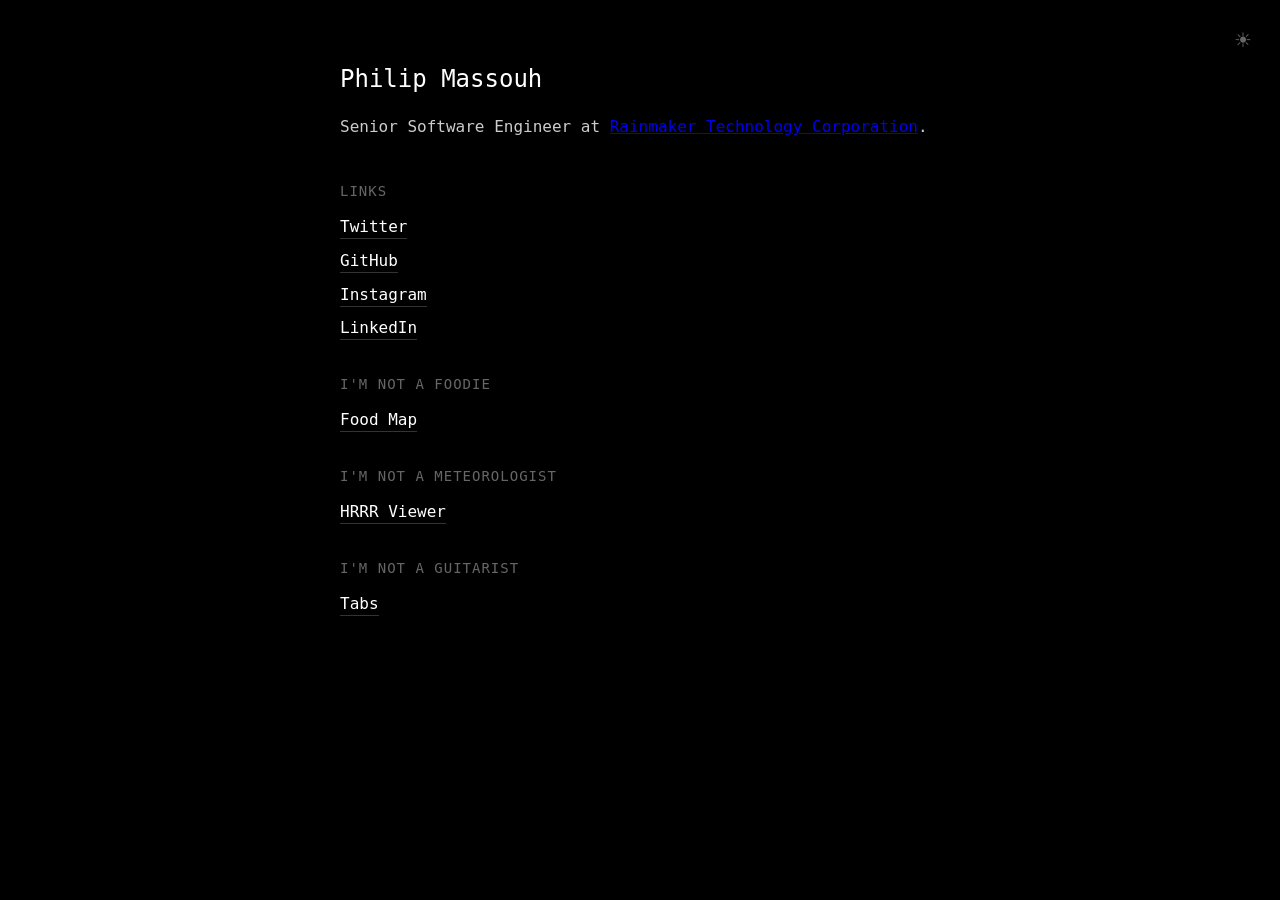
<file: index.html>
<!DOCTYPE html>
<html lang="en">
<head>
  <meta charset="UTF-8">
  <meta name="viewport" content="width=device-width, initial-scale=1.0">
  <title>Philip Massouh</title>
  <style>
    * {
      margin: 0;
      padding: 0;
      box-sizing: border-box;
    }

    body {
      background: #000;
      color: #fff;
      font-family: "SF Mono", "Monaco", "Inconsolata", "Fira Mono", "Droid Sans Mono", "Source Code Pro", monospace;
      font-size: 16px;
      line-height: 1.6;
      padding: 60px 20px;
    }

    .container {
      max-width: 600px;
      margin: 0 auto;
    }

    .intro {
      margin-bottom: 40px;
    }

    .intro h1 {
      font-size: 24px;
      font-weight: normal;
      margin-bottom: 16px;
    }

    .intro p {
      color: #ccc;
    }

    .section {
      margin-bottom: 32px;
    }

    .section h2 {
      font-size: 14px;
      font-weight: normal;
      color: #666;
      text-transform: uppercase;
      letter-spacing: 1px;
      margin-bottom: 12px;
    }

    .links {
      list-style: none;
    }

    .links li {
      margin-bottom: 8px;
    }

    .links a {
      color: #fff;
      text-decoration: none;
      border-bottom: 1px solid #333;
      padding-bottom: 2px;
      transition: border-color 0.2s;
    }

    .links a:hover {
      border-color: #fff;
    }

    .light-mode-btn {
      position: fixed;
      top: 20px;
      right: 20px;
      background: none;
      color: #666;
      border: none;
      padding: 8px;
      font-size: 20px;
      cursor: pointer;
      transition: color 0.2s;
    }

    .light-mode-btn:hover {
      color: #fff;
    }

    .modal-overlay {
      display: none;
      position: fixed;
      top: 0;
      left: 0;
      width: 100%;
      height: 100%;
      background: rgba(0, 0, 0, 0.8);
      justify-content: center;
      align-items: center;
    }

    .modal-overlay.show {
      display: flex;
    }

    .modal {
      background: #111;
      border: 1px solid #333;
      padding: 40px 60px;
      text-align: center;
      font-size: 24px;
    }
  </style>
</head>
<body>
  <div class="container">
    <div class="intro">
      <h1>Philip Massouh</h1>
      <p>Senior Software Engineer at <a href="https://www.rainmaker.com/">Rainmaker Technology Corporation</a>.</p>
    </div>

    <div class="section">
      <h2>Links</h2>
      <ul class="links">
        <li><a href="https://twitter.com/philipmassouh">Twitter</a></li>
        <li><a href="https://github.com/philipmassouh">GitHub</a></li>
        <li><a href="https://instagram.com/philipmassouh">Instagram</a></li>
        <li><a href="https://linkedin.com/in/philipmassouh">LinkedIn</a></li>
      </ul>
    </div>

    <div class="section">
      <h2>I'm not a foodie</h2>
      <ul class="links">
        <li><a href="https://philipmassouh.com/food">Food Map</a></li>
      </ul>
    </div>

    <div class="section">
      <h2>I'm not a meteorologist</h2>
      <ul class="links">
        <li><a href="https://philipmassouh.com/hrrr">HRRR Viewer</a></li>
      </ul>
    </div>

    <div class="section">
      <h2>I'm not a guitarist</h2>
      <ul class="links">
        <li><a href="https://philipmassouh.com/tabs/">Tabs</a></li>
      </ul>
    </div>
  </div>

  <button class="light-mode-btn" onclick="document.getElementById('modal').classList.add('show')">☀</button>

  <div id="modal" class="modal-overlay" onclick="this.classList.remove('show')">
    <div class="modal">no</div>
  </div>
</body>
</html>
</file>
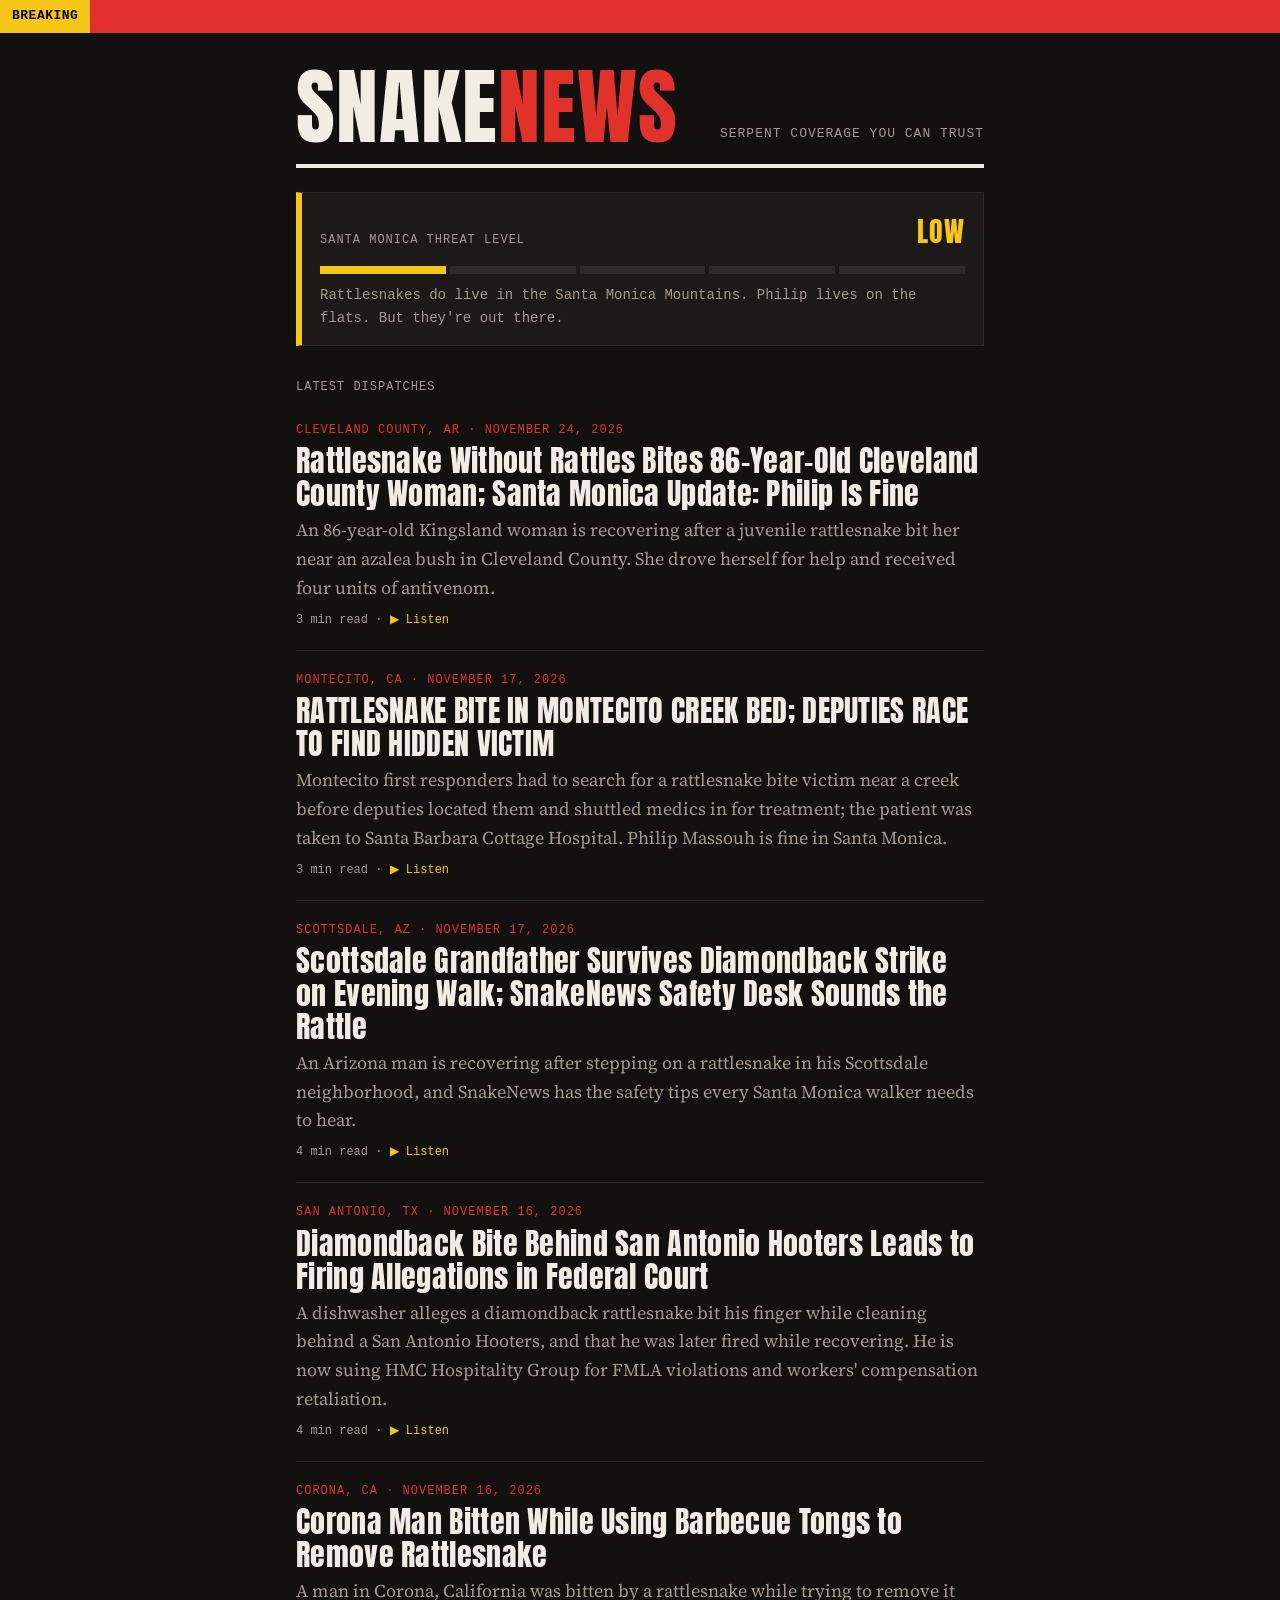
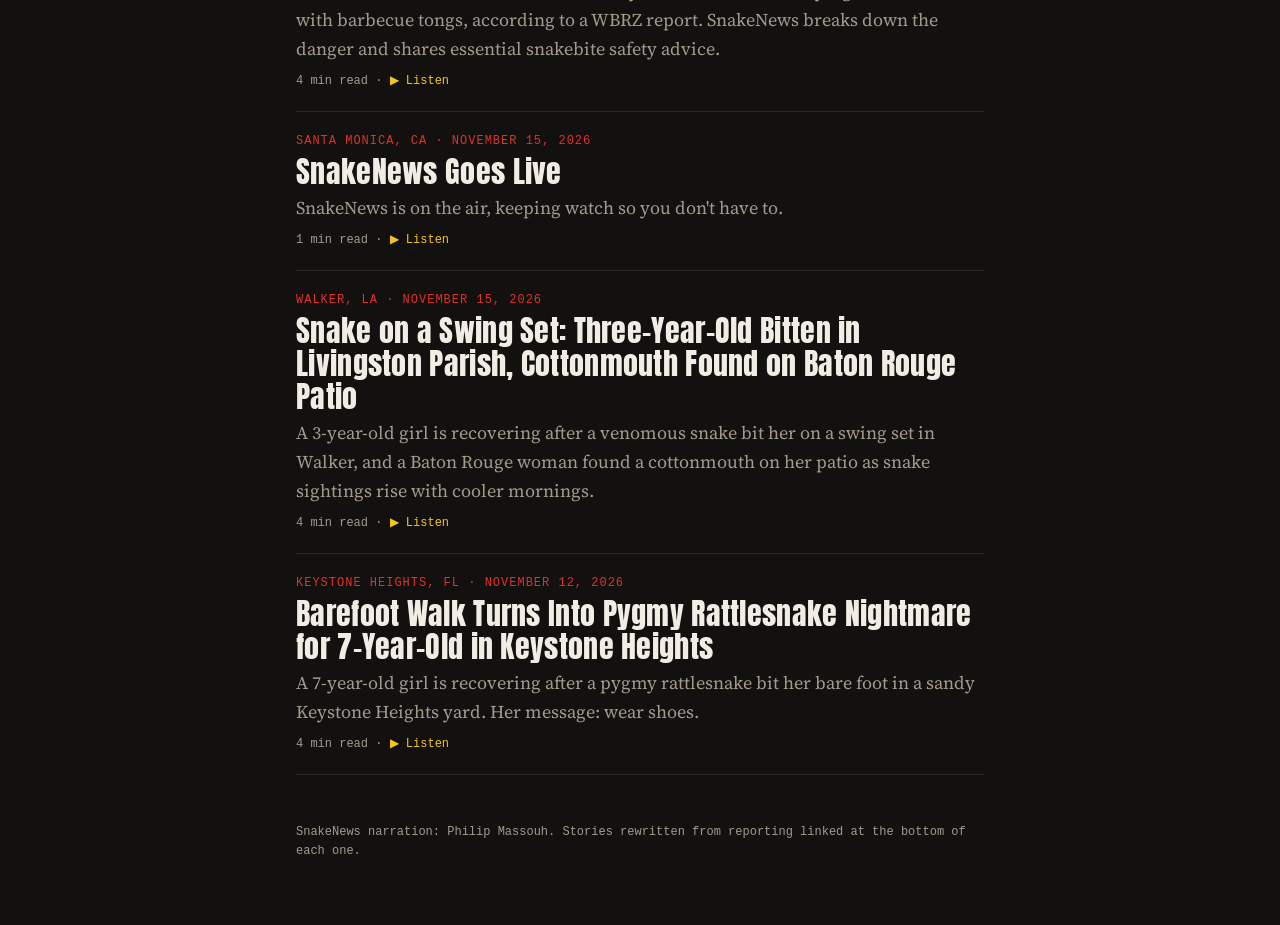
<file: snakenews/index.html>
<!DOCTYPE html>
<html lang="en">
<head>
  <meta charset="UTF-8">
  <meta name="viewport" content="width=device-width, initial-scale=1.0">
  <meta name="robots" content="noindex, nofollow">
  <title>SnakeNews</title>
  <link rel="preconnect" href="https://fonts.googleapis.com">
  <link rel="preconnect" href="https://fonts.gstatic.com" crossorigin>
  <link href="https://fonts.googleapis.com/css2?family=Anton&family=Source+Serif+4:ital,opsz,wght@0,8..60,400;0,8..60,600;1,8..60,400&display=swap" rel="stylesheet">
  <style>
    :root {
      --bg: #121110;
      --panel: #1c1a18;
      --line: #2e2a26;
      --ink: #f1ece4;
      --muted: #a39a8c;
      --red: #e0312b;
      --yellow: #f5c518;
      --mono: "SF Mono", "Monaco", "Inconsolata", "Fira Mono", monospace;
    }

    * { margin: 0; padding: 0; box-sizing: border-box; }

    body {
      background: var(--bg);
      color: var(--ink);
      font-family: "Source Serif 4", Georgia, serif;
      font-size: 18px;
      line-height: 1.6;
    }

    a { color: inherit; }

    /* Breaking ticker */
    .ticker {
      display: flex;
      background: var(--red);
      color: #fff;
      font-family: var(--mono);
      font-size: 13px;
      letter-spacing: 0.5px;
      text-transform: uppercase;
      overflow: hidden;
      white-space: nowrap;
    }
    .ticker .label {
      flex: none;
      background: var(--yellow);
      color: #000;
      font-weight: 700;
      padding: 6px 12px;
      z-index: 1;
    }
    .ticker .track { overflow: hidden; flex: 1; padding: 6px 0; }
    .ticker .run { display: inline-block; padding-left: 100%; animation: crawl 40s linear infinite; }
    .ticker .run span { margin-right: 48px; }
    @keyframes crawl { to { transform: translateX(-100%); } }
    @media (prefers-reduced-motion: reduce) {
      .ticker .run { animation: none; padding-left: 12px; }
    }

    .wrap { max-width: 720px; margin: 0 auto; padding: 0 16px 64px; }

    /* Masthead */
    .mast {
      padding: 36px 0 20px;
      border-bottom: 4px solid var(--ink);
      display: flex;
      flex-wrap: wrap;
      align-items: flex-end;
      justify-content: space-between;
      gap: 8px 24px;
    }
    .mast h1 {
      font-family: "Anton", Impact, sans-serif;
      font-weight: 400;
      font-size: clamp(48px, 13vw, 84px);
      line-height: 0.9;
      letter-spacing: 1px;
      text-transform: uppercase;
    }
    .mast h1 a { text-decoration: none; }
    .mast h1 em { font-style: normal; color: var(--red); }
    .mast .tag { font-family: var(--mono); font-size: 13px; color: var(--muted); text-transform: uppercase; letter-spacing: 1px; }

    /* Threat level */
    .threat {
      margin: 24px 0 8px;
      background: var(--panel);
      border: 1px solid var(--line);
      border-left: 6px solid var(--yellow);
      padding: 16px 18px;
      font-family: var(--mono);
      font-size: 14px;
    }
    .threat .row { display: flex; flex-wrap: wrap; justify-content: space-between; gap: 4px 16px; align-items: baseline; }
    .threat .k { color: var(--muted); text-transform: uppercase; letter-spacing: 1px; font-size: 12px; }
    .threat .v { font-family: "Anton", Impact, sans-serif; font-size: 28px; letter-spacing: 1px; color: var(--yellow); }
    .meter { display: grid; grid-template-columns: repeat(5, 1fr); gap: 4px; margin: 12px 0 10px; }
    .meter i { height: 8px; background: var(--line); }
    .meter i.on { background: var(--yellow); }
    .threat .note { color: var(--muted); }

    /* Story list */
    .section-label {
      font-family: var(--mono);
      font-size: 12px;
      color: var(--muted);
      text-transform: uppercase;
      letter-spacing: 1px;
      margin: 32px 0 4px;
    }
    .stories { list-style: none; }
    .stories li { border-bottom: 1px solid var(--line); }
    .stories a { display: block; padding: 20px 0; text-decoration: none; }
    .stories a:hover h2, .stories a:focus-visible h2 { color: var(--red); }
    .kicker {
      font-family: var(--mono);
      font-size: 12px;
      color: var(--red);
      text-transform: uppercase;
      letter-spacing: 1px;
    }
    .stories h2 {
      font-family: "Anton", Impact, sans-serif;
      font-weight: 400;
      font-size: 30px;
      line-height: 1.1;
      letter-spacing: 0.3px;
      margin: 4px 0 6px;
    }
    .stories p { color: var(--muted); }
    .meta { font-family: var(--mono); font-size: 12px; color: var(--muted); margin-top: 8px; }
    .meta .listen { color: var(--yellow); }

    /* Article */
    .back { display: inline-block; margin-top: 24px; font-family: var(--mono); font-size: 13px; color: var(--muted); text-decoration: none; }
    .back:hover { color: var(--ink); }
    article { margin-top: 16px; }
    article h2 {
      font-family: "Anton", Impact, sans-serif;
      font-weight: 400;
      font-size: clamp(34px, 8vw, 52px);
      line-height: 1.05;
      margin: 8px 0 14px;
    }
    .standfirst { font-size: 21px; font-style: italic; color: #d8d0c3; margin-bottom: 20px; }
    .player {
      background: var(--panel);
      border: 1px solid var(--line);
      padding: 12px 14px;
      margin-bottom: 28px;
    }
    .player .k { font-family: var(--mono); font-size: 12px; color: var(--yellow); text-transform: uppercase; letter-spacing: 1px; margin-bottom: 8px; }
    .player audio { width: 100%; display: block; }
    .body p { margin-bottom: 1.1em; }
    .source {
      margin-top: 32px;
      padding-top: 14px;
      border-top: 1px solid var(--line);
      font-family: var(--mono);
      font-size: 13px;
      color: var(--muted);
    }

    .empty { color: var(--muted); padding: 24px 0; font-family: var(--mono); font-size: 14px; }

    footer { margin-top: 48px; font-family: var(--mono); font-size: 12px; color: var(--muted); }
  </style>
</head>
<body>
  <div class="ticker" aria-hidden="true">
    <div class="label">Breaking</div>
    <div class="track"><div class="run" id="ticker"><span>All snakes, all the time</span></div></div>
  </div>

  <div class="wrap">
    <header class="mast">
      <h1><a href="#">Snake<em>News</em></a></h1>
      <div class="tag">Serpent coverage you can trust</div>
    </header>

    <main id="main"></main>

    <footer>SnakeNews narration: Philip Massouh. Stories rewritten from reporting linked at the bottom of each one.</footer>
  </div>

  <script>
    const main = document.getElementById("main");
    let index = null;

    const esc = (s) => String(s).replace(/[&<>"']/g, (c) => ({ "&": "&amp;", "<": "&lt;", ">": "&gt;", '"': "&quot;", "'": "&#39;" })[c]);
    const fmtDate = (d) => new Date(d + "T12:00:00").toLocaleDateString("en-US", { month: "long", day: "numeric", year: "numeric" });
    const minutes = (words) => Math.max(1, Math.round(words / 230));

    async function loadIndex() {
      if (index) return index;
      const r = await fetch("articles/index.json", { cache: "no-cache" });
      index = r.ok ? await r.json() : [];
      const ticker = document.getElementById("ticker");
      if (index.length) {
        ticker.innerHTML = index.slice(0, 8).map((a) => `<span>${esc(a.location)}: ${esc(a.headline)}</span>`).join("");
      }
      return index;
    }

    function threatPanel() {
      return `
        <section class="threat" aria-label="Santa Monica threat level">
          <div class="row">
            <span class="k">Santa Monica threat level</span>
            <span class="v">LOW</span>
          </div>
          <div class="meter" aria-hidden="true"><i class="on"></i><i></i><i></i><i></i><i></i></div>
          <div class="note">Rattlesnakes do live in the Santa Monica Mountains. Philip lives on the flats. But they're out there.</div>
        </section>`;
    }

    async function showList() {
      document.title = "SnakeNews";
      const items = await loadIndex();
      const list = items.length
        ? `<ul class="stories">${items.map((a) => `
            <li><a href="#${encodeURIComponent(a.slug)}">
              <div class="kicker">${esc(a.location)} · ${esc(fmtDate(a.date))}</div>
              <h2>${esc(a.headline)}</h2>
              <p>${esc(a.summary)}</p>
              <div class="meta">${minutes(a.words)} min read${a.audio ? ' · <span class="listen">▶ Listen</span>' : ""}</div>
            </a></li>`).join("")}</ul>`
        : `<p class="empty">No snake news today. Suspicious.</p>`;
      main.innerHTML = threatPanel() + `<div class="section-label">Latest dispatches</div>` + list;
    }

    async function showArticle(slug) {
      const items = await loadIndex();
      const entry = items.find((a) => a.slug === slug);
      const r = entry && (await fetch(`articles/${encodeURIComponent(slug)}.json`, { cache: "no-cache" }));
      if (!r || !r.ok) {
        main.innerHTML = `<a class="back" href="#">← All stories</a><p class="empty">That story slithered away.</p>`;
        return;
      }
      const a = await r.json();
      document.title = `${a.headline} · SnakeNews`;
      const paras = a.body.split(/\n\s*\n/).filter((p) => p.trim()).map((p) => `<p>${esc(p.trim())}</p>`).join("");
      const player = entry.audio
        ? `<div class="player"><div class="k">▶ Listen to this story</div><audio controls preload="none" src="audio/${encodeURIComponent(slug)}.mp3"></audio></div>`
        : "";
      const source = a.source && a.source.url
        ? `<div class="source">Original reporting: <a href="${esc(a.source.url)}" rel="noopener noreferrer" target="_blank">${esc(a.source.name || a.source.url)}</a></div>`
        : "";
      main.innerHTML = `
        <a class="back" href="#">← All stories</a>
        <article>
          <div class="kicker">${esc(a.location)} · ${esc(fmtDate(a.date))}</div>
          <h2>${esc(a.headline)}</h2>
          <p class="standfirst">${esc(a.summary)}</p>
          ${player}
          <div class="body">${paras}</div>
          ${source}
        </article>`;
      window.scrollTo(0, 0);
    }

    function route() {
      const slug = decodeURIComponent(location.hash.slice(1));
      (slug ? showArticle(slug) : showList()).catch(() => {
        main.innerHTML = `<p class="empty">The newsroom is down. Probably a snake in the wires.</p>`;
      });
    }

    window.addEventListener("hashchange", route);
    route();
  </script>
</body>
</html>
</file>
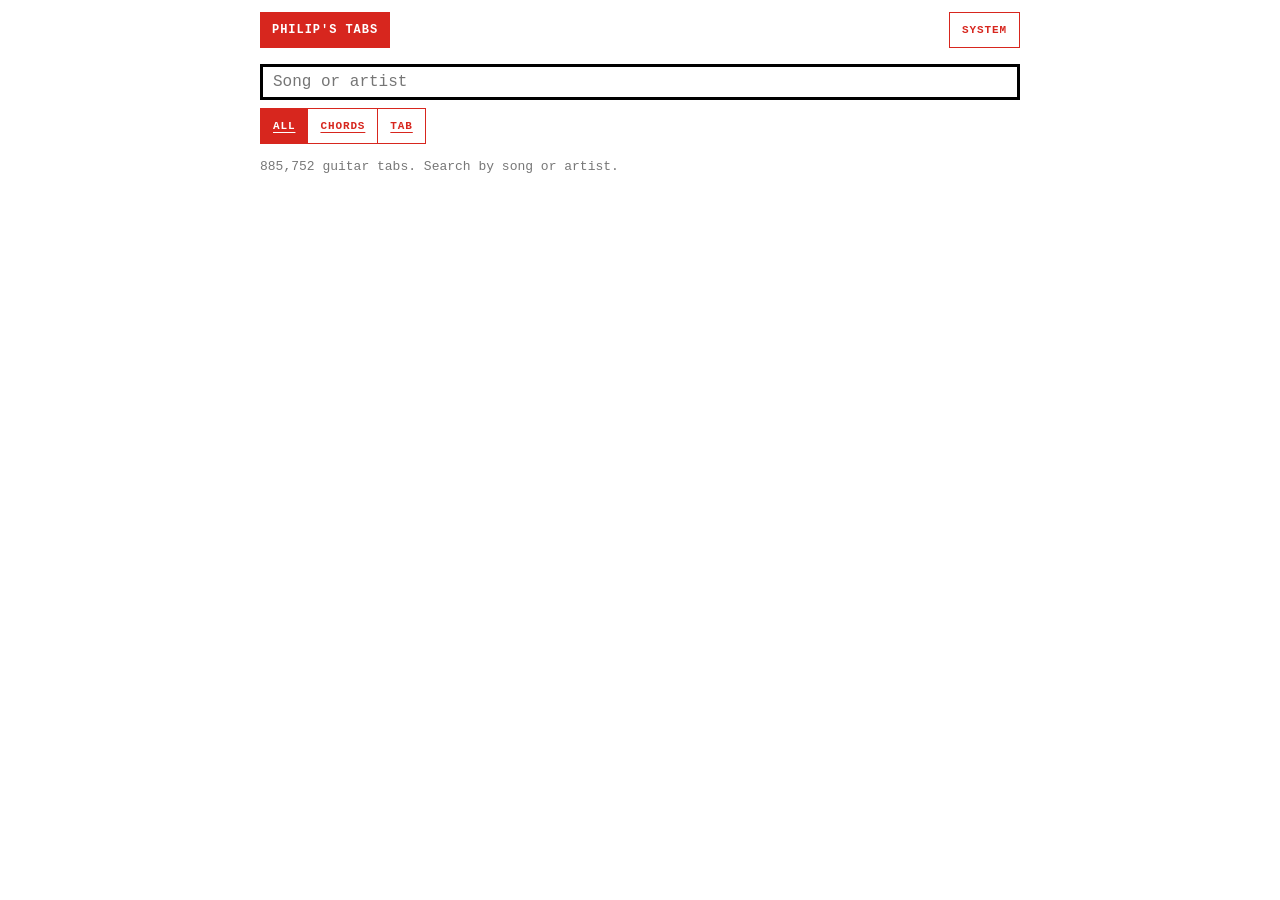
<file: tabs/index.html>
<!doctype html>
<html lang="en">
    <head>
        <meta charset="UTF-8"/>
        <meta name="viewport" content="width=device-width, initial-scale=1.0, viewport-fit=cover" />
        <meta name="robots" content="noindex, nofollow" />
        <title>Philip's Tabs</title>
        <link rel="stylesheet" href="style.css?v=4" />
        <script>
            // Set before first paint so a pinned theme doesn't flash.
            try {
                const t = JSON.parse(localStorage.getItem("tabs.theme"));
                if (t === "light" || t === "dark") document.documentElement.dataset.theme = t;
            } catch {}
        </script>
    </head>
    <body>
        <header id="site-header">
            <h1 id="wordmark"><a href="#/">Philip's Tabs</a></h1>
            <nav id="tab-controls" aria-label="Tab controls" hidden>
                <div class="bar-group" role="group" aria-label="Transpose">
                    <button type="button" class="bar-btn" id="transpose-down" aria-label="Transpose down">−</button>
                    <span class="bar-btn bar-readout" id="transpose-readout">Key 0</span>
                    <button type="button" class="bar-btn" id="transpose-up" aria-label="Transpose up">+</button>
                </div>
                <div class="bar-group" role="group" aria-label="Text size">
                    <button type="button" class="bar-btn" id="size-down" aria-label="Smaller text">A−</button>
                    <button type="button" class="bar-btn" id="size-up" aria-label="Larger text">A+</button>
                </div>
                <div class="bar-group" role="group" aria-label="Autoscroll">
                    <button type="button" class="bar-btn" id="scroll-toggle" aria-pressed="false">Scroll</button>
                    <button type="button" class="bar-btn" id="scroll-slower" aria-label="Scroll slower">−</button>
                    <span class="bar-btn bar-readout" id="scroll-readout">3</span>
                    <button type="button" class="bar-btn" id="scroll-faster" aria-label="Scroll faster">+</button>
                </div>
            </nav>
            <button type="button" class="bar-btn" id="theme-toggle" aria-label="Color theme">System</button>
        </header>

        <main id="search-view" hidden>
            <form id="search-form" role="search">
                <input type="search" id="search" placeholder="Song or artist" autocomplete="off" aria-label="Song or artist">
            </form>
            <div class="bar-group" id="type-filter" role="group" aria-label="Type"></div>
            <p id="search-status" class="status"></p>
            <ul id="results" class="results"></ul>
        </main>

        <main id="artist-view" hidden>
            <h2 id="artist-name"></h2>
            <div class="bar-group" id="artist-filter" role="group" aria-label="Type"></div>
            <p id="artist-status" class="status"></p>
            <ul id="artist-results" class="results"></ul>
        </main>

        <main id="tab-view" hidden>
            <div id="tab-head">
                <h2 id="tab-title"></h2>
                <p id="tab-artist"><a></a></p>
                <p id="tab-meta" class="label"></p>
                <div id="tab-picker">
                    <div class="bar-group" id="tab-types" role="group" aria-label="Type"></div>
                    <label id="tab-versions-label" class="label" hidden>Version
                        <select id="tab-versions"></select>
                    </label>
                </div>
            </div>
            <pre id="tab-body"></pre>
        </main>

        <script src="main.js?v=5"></script>
    </body>
</html>
</file>
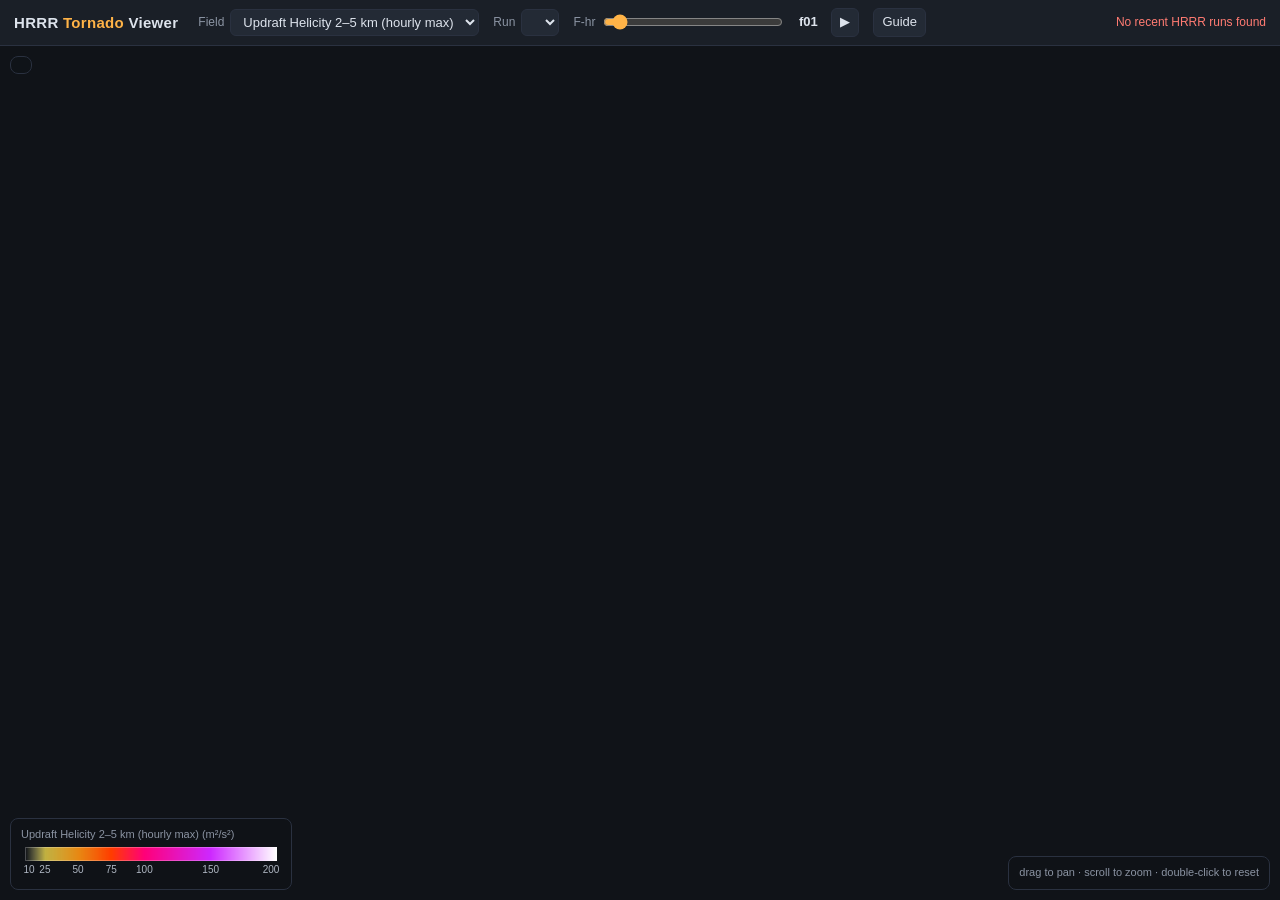
<file: tornado/index.html>
<!doctype html>
<html lang="en">
<head>
<meta charset="utf-8">
<meta name="viewport" content="width=device-width, initial-scale=1">
<title>HRRR Tornado Viewer</title>
<style>
  :root {
    --bg: #101318;
    --panel: #1a1f27;
    --panel-edge: #2a3140;
    --text: #dde3ec;
    --muted: #8b94a3;
    --accent: #ffb347;
  }
  * { box-sizing: border-box; }
  html, body { height: 100%; margin: 0; }
  body {
    background: var(--bg);
    color: var(--text);
    font: 13px/1.45 -apple-system, "Segoe UI", Roboto, Helvetica, Arial, sans-serif;
    display: flex;
    flex-direction: column;
    overflow: hidden;
  }
  header {
    display: flex;
    align-items: center;
    gap: 14px;
    flex-wrap: wrap;
    padding: 8px 14px;
    background: var(--panel);
    border-bottom: 1px solid var(--panel-edge);
  }
  header h1 {
    font-size: 15px;
    font-weight: 600;
    margin: 0 6px 0 0;
    letter-spacing: 0.02em;
    white-space: nowrap;
  }
  header h1 span { color: var(--accent); }
  .ctl { display: flex; align-items: center; gap: 6px; white-space: nowrap; }
  .ctl label { color: var(--muted); font-size: 12px; }
  select, button {
    background: #232a35;
    color: var(--text);
    border: 1px solid var(--panel-edge);
    border-radius: 6px;
    padding: 4px 8px;
    font: inherit;
    cursor: pointer;
  }
  select:hover, button:hover { border-color: #3c4558; }
  button.playing { background: var(--accent); color: #14100a; border-color: var(--accent); font-weight: 600; }
  input[type=range] { width: 180px; accent-color: var(--accent); }
  #fhrLabel { min-width: 34px; text-align: center; font-variant-numeric: tabular-nums; font-weight: 600; }
  #status { color: var(--muted); font-size: 12px; margin-left: auto; white-space: nowrap; }
  #status.err { color: #ff7b72; }
  main { position: relative; flex: 1; min-height: 0; }
  #map { position: absolute; inset: 0; width: 100%; height: 100%; cursor: grab; touch-action: none; }
  #map.panning { cursor: grabbing; }
  .overlay {
    position: absolute;
    background: rgba(16, 19, 24, 0.82);
    border: 1px solid var(--panel-edge);
    border-radius: 8px;
    padding: 8px 10px;
    pointer-events: none;
    backdrop-filter: blur(3px);
  }
  #readout { top: 10px; right: 10px; text-align: right; font-variant-numeric: tabular-nums; }
  #readout .val { font-size: 16px; font-weight: 700; }
  #readout .pos { color: var(--muted); font-size: 11px; }
  #legendBox { bottom: 10px; left: 10px; }
  #legendTitle { font-size: 11px; color: var(--muted); margin-bottom: 4px; }
  #legend { display: block; }
  #validTime { top: 10px; left: 10px; font-size: 12px; }
  #validTime b { color: var(--accent); }
  #hint { bottom: 10px; right: 10px; color: var(--muted); font-size: 11px; }
  #guidePanel {
    position: absolute;
    top: 10px;
    left: 50%;
    transform: translateX(-50%);
    max-width: min(880px, calc(100% - 20px));
    max-height: calc(100% - 20px);
    overflow: auto;
    background: rgba(16, 19, 24, 0.94);
    border: 1px solid var(--panel-edge);
    border-radius: 10px;
    padding: 14px 16px;
    backdrop-filter: blur(4px);
    z-index: 5;
  }
  #guidePanel h2 { margin: 0 0 4px; font-size: 14px; }
  #guidePanel .note { color: var(--muted); font-size: 12px; margin: 0 0 10px; }
  #guidePanel .note b { color: var(--text); }
  #guidePanel table { border-collapse: collapse; width: 100%; font-size: 12px; }
  #guidePanel th, #guidePanel td {
    text-align: left;
    vertical-align: top;
    padding: 7px 10px;
    border-top: 1px solid var(--panel-edge);
  }
  #guidePanel th { color: var(--muted); font-weight: 600; border-top: none; white-space: nowrap; }
  #guidePanel td:first-child { white-space: nowrap; font-weight: 600; }
  #guidePanel tr.sel td { background: rgba(255, 179, 71, 0.08); }
  #guidePanel tr.sel td:first-child { color: var(--accent); }
  #guidePanel tbody tr { cursor: pointer; }
  #guidePanel tbody tr:hover td { background: rgba(255, 255, 255, 0.04); }
  #guidePanel .thr { color: var(--muted); }
  #guidePanel .thr b { color: var(--accent); font-weight: 600; }
  #guideClose {
    position: absolute;
    top: 8px;
    right: 10px;
    border: none;
    background: none;
    color: var(--muted);
    font-size: 16px;
    padding: 2px 6px;
  }
  #guideClose:hover { color: var(--text); }
</style>
</head>
<body>
<header>
  <h1>HRRR <span>Tornado</span> Viewer</h1>
  <div class="ctl">
    <label for="field">Field</label>
    <select id="field"></select>
  </div>
  <div class="ctl">
    <label for="run">Run</label>
    <select id="run"></select>
  </div>
  <div class="ctl">
    <label for="fhr">F-hr</label>
    <input type="range" id="fhr" min="0" max="18" step="1" value="1">
    <span id="fhrLabel">f01</span>
    <button id="play" title="Animate">&#9654;</button>
  </div>
  <button id="guideBtn" title="What do these variables mean?">Guide</button>
  <div id="status">starting&hellip;</div>
</header>
<main>
  <canvas id="map"></canvas>
  <div class="overlay" id="validTime"></div>
  <div class="overlay" id="readout" hidden>
    <div class="val"></div>
    <div class="pos"></div>
  </div>
  <div class="overlay" id="legendBox">
    <div id="legendTitle"></div>
    <canvas id="legend" width="260" height="34"></canvas>
  </div>
  <div class="overlay" id="hint">drag to pan &middot; scroll to zoom &middot; double-click to reset</div>
  <div id="guidePanel" hidden>
    <button id="guideClose" title="Close">&#10005;</button>
    <h2>Reading the variables</h2>
    <p class="note">
      Two kinds of field here. <b>Simulated-storm fields</b> (UH, reflectivity) come from storms
      the model itself produces &mdash; treat them as "the HRRR made a rotating storm here", not a
      literal tornado forecast; position can be off by tens of miles. <b>Environment fields</b>
      (SRH, CAPE) describe the ingredients available to any storm that forms. The classic tornado
      setup is high UH tracks overlapping large 0&ndash;1&nbsp;km SRH and adequate CAPE.
      Click a row to display that field.
    </p>
    <table>
      <thead>
        <tr><th>Field</th><th>What it is</th><th>Why it matters for tornadoes</th><th>Values to watch</th></tr>
      </thead>
      <tbody>
        <tr data-field="uh25">
          <td>UH 2&ndash;5 km</td>
          <td>Updraft helicity: updraft speed &times; spin, integrated 2&ndash;5&nbsp;km up. The past-hour maximum, so storm motion leaves "tracks".</td>
          <td>The model's mesocyclone detector &mdash; a supercell's rotating mid-level updraft lights up here. Long, intense tracks = persistent supercells.</td>
          <td class="thr"><b>&gt;25</b> rotating storm &middot; <b>&gt;75</b> strong supercell &middot; <b>&gt;150</b> intense, tornado-capable</td>
        </tr>
        <tr data-field="uh02">
          <td>UH 0&ndash;2 km</td>
          <td>Same quantity but for the lowest 2&nbsp;km of the storm.</td>
          <td>Rotation near the ground is the more direct tornado signal &mdash; mid-level mesocyclones are common, low-level ones much less so.</td>
          <td class="thr"><b>&gt;10</b> notable &middot; <b>&gt;30</b> strong low-level rotation &middot; <b>&gt;75</b> high-end</td>
        </tr>
        <tr data-field="refc">
          <td>Reflectivity</td>
          <td>Simulated radar: the strongest echo in each column, as a radar would see it.</td>
          <td>Shows storm mode &mdash; discrete cells vs. squall lines. Discrete supercells (isolated strong cores) are the most tornado-prone mode.</td>
          <td class="thr"><b>&gt;35</b> dBZ thunderstorms &middot; <b>&gt;50</b> strong cores &middot; hook/kidney shapes = supercell structure</td>
        </tr>
        <tr data-field="srh1">
          <td>SRH 0&ndash;1 km</td>
          <td>Storm-relative helicity: how much spin the wind profile in the lowest 1&nbsp;km feeds into a moving storm.</td>
          <td>The key environmental ingredient for tornadoes specifically &mdash; large low-level SRH is what lets a supercell tighten rotation to the surface.</td>
          <td class="thr"><b>&gt;100</b> supportive &middot; <b>&gt;200</b> favorable for significant tornadoes &middot; <b>&gt;300</b> high-end</td>
        </tr>
        <tr data-field="srh3">
          <td>SRH 0&ndash;3 km</td>
          <td>Same, over the lowest 3&nbsp;km.</td>
          <td>Governs whether storms rotate at all &mdash; supercell potential. Necessary but not sufficient for tornadoes.</td>
          <td class="thr"><b>&gt;150</b> supercells possible &middot; <b>&gt;300</b> strongly favorable</td>
        </tr>
        <tr data-field="cape">
          <td>SBCAPE</td>
          <td>Surface-based CAPE: buoyant energy for air rising from the ground &mdash; the fuel.</td>
          <td>Storms need instability to form and sustain updrafts; tornado setups need surface-based (not "elevated") instability. Modest CAPE is enough if SRH is large.</td>
          <td class="thr"><b>&gt;500</b> enough with strong shear &middot; <b>&gt;1500</b> moderate &middot; <b>&gt;3000</b> very unstable</td>
        </tr>
      </tbody>
    </table>
  </div>
</main>
<script>
// Minimal GRIB2 decoder for NCEP HRRR messages.
// Supports data representation templates 5.0 (simple), 5.2/5.3 (complex
// packing, optionally with spatial differencing), grid template 3.30
// (Lambert conformal), optional bitmap (6.0) or none (6.255).
'use strict';

function u16(b, i) { return (b[i] << 8) | b[i + 1]; }
function u32(b, i) { return ((b[i] << 24) | (b[i + 1] << 16) | (b[i + 2] << 8) | b[i + 3]) >>> 0; }
// GRIB2 signed ints are sign-and-magnitude, not two's complement.
function s16(b, i) { const v = u16(b, i); return (v & 0x8000) ? -(v & 0x7fff) : v; }
function s32(b, i) { const v = u32(b, i); return (v & 0x80000000) ? -(v & 0x7fffffff) : v; }
function f32(b, i) {
  return new DataView(b.buffer, b.byteOffset + i, 4).getFloat32(0, false);
}
function signMag(b, i, nOctets) {
  let v = 0;
  for (let k = 0; k < nOctets; k++) v = v * 256 + b[i + k];
  const signBit = Math.pow(2, nOctets * 8 - 1);
  return v >= signBit ? -(v - signBit) : v;
}

class BitReader {
  constructor(bytes, byteOffset) {
    this.b = bytes;
    this.pos = byteOffset * 8; // bit position
  }
  read(nbits) {
    let v = 0;
    let pos = this.pos;
    let remaining = nbits;
    while (remaining > 0) {
      const byteIdx = pos >> 3;
      const bitInByte = pos & 7;
      const take = Math.min(8 - bitInByte, remaining);
      const shift = 8 - bitInByte - take;
      const bits = (this.b[byteIdx] >> shift) & ((1 << take) - 1);
      v = v * (1 << take) + bits;
      pos += take;
      remaining -= take;
    }
    this.pos = pos;
    return v;
  }
  // Read `count` values of `nbits` each into out (Int32Array/Float64Array-like)
  readMany(nbits, count, out, outStart) {
    for (let i = 0; i < count; i++) out[outStart + i] = this.read(nbits);
  }
  alignByte() { this.pos = (this.pos + 7) & ~7; }
}

function decodeGrib2(arrayBuffer) {
  const b = new Uint8Array(arrayBuffer);
  if (String.fromCharCode(b[0], b[1], b[2], b[3]) !== 'GRIB') {
    throw new Error('Not a GRIB2 message');
  }
  // Section 0 is 16 octets; total message length octets 9-16.
  let pos = 16;
  const sections = {};
  while (pos < b.length - 4) {
    if (b[pos] === 0x37 && b[pos + 1] === 0x37 && b[pos + 2] === 0x37 && b[pos + 3] === 0x37) break;
    const len = u32(b, pos);
    const num = b[pos + 4];
    sections[num] = { start: pos, len };
    pos += len;
  }
  for (const need of [3, 5, 7]) {
    if (!sections[need]) throw new Error('Missing GRIB2 section ' + need);
  }

  // --- Section 3: grid definition ---
  const s3 = sections[3].start;
  const gridTemplate = u16(b, s3 + 12);
  const npoints = u32(b, s3 + 6);
  let grid = { template: gridTemplate, npoints };
  if (gridTemplate === 30) {
    grid.nx = u32(b, s3 + 30);
    grid.ny = u32(b, s3 + 34);
    grid.la1 = s32(b, s3 + 38) / 1e6;
    grid.lo1 = s32(b, s3 + 42) / 1e6;
    grid.lad = s32(b, s3 + 47) / 1e6;
    grid.lov = s32(b, s3 + 51) / 1e6;
    grid.dx = u32(b, s3 + 55) / 1e6; // metres * 1e-3 -> actually mm*? stored in 1e-3 m units
    grid.dy = u32(b, s3 + 59) / 1e6;
    grid.scanMode = b[s3 + 64];
    grid.latin1 = s32(b, s3 + 65) / 1e6;
    grid.latin2 = s32(b, s3 + 69) / 1e6;
  }

  // --- Section 5: data representation ---
  const s5 = sections[5].start;
  const drTemplate = u16(b, s5 + 9);
  const R = f32(b, s5 + 11);
  const E = s16(b, s5 + 15);
  const D = s16(b, s5 + 17);
  const nbits = b[s5 + 19];
  const Efac = Math.pow(2, E);
  const Dfac = Math.pow(10, D);

  // --- Section 6: bitmap ---
  let bitmap = null;
  if (sections[6]) {
    const s6 = sections[6].start;
    const ind = b[s6 + 5];
    if (ind === 0) {
      bitmap = { bytes: b, offset: s6 + 6 };
    } else if (ind !== 255) {
      throw new Error('Unsupported bitmap indicator ' + ind);
    }
  }

  const s7 = sections[7].start;
  const dataStart = s7 + 5;
  const ndata = npoints; // points described by the grid
  // Number of encoded values: with a bitmap, only the "present" points are packed.
  let nencoded = ndata;
  if (bitmap) {
    nencoded = 0;
    const { bytes, offset } = bitmap;
    for (let i = 0; i < ndata; i++) {
      if (bytes[offset + (i >> 3)] & (0x80 >> (i & 7))) nencoded++;
    }
  }

  let vals; // Float32Array of decoded (unpacked) values, length nencoded
  if (drTemplate === 0) {
    vals = new Float32Array(nencoded);
    if (nbits === 0) {
      vals.fill(R / Dfac);
    } else {
      const br = new BitReader(b, dataStart);
      for (let i = 0; i < nencoded; i++) {
        vals[i] = (R + br.read(nbits) * Efac) / Dfac;
      }
    }
  } else if (drTemplate === 2 || drTemplate === 3) {
    const missingMgmt = b[s5 + 22];
    if (missingMgmt !== 0) throw new Error('Missing-value management not supported');
    const NG = u32(b, s5 + 31);
    const gwRef = b[s5 + 35];
    const gwBits = b[s5 + 36];
    const glRef = u32(b, s5 + 37);
    const glInc = b[s5 + 41];
    const lastGLen = u32(b, s5 + 42);
    const glBits = b[s5 + 46];
    let order = 0, sdOctets = 0;
    if (drTemplate === 3) {
      order = b[s5 + 47];
      sdOctets = b[s5 + 48];
      if (order !== 1 && order !== 2) throw new Error('Unsupported spatial differencing order ' + order);
    }

    let p = dataStart;
    let ival1 = 0, ival2 = 0, gmin = 0;
    if (drTemplate === 3 && sdOctets > 0) {
      ival1 = signMag(b, p, sdOctets); p += sdOctets;
      if (order === 2) { ival2 = signMag(b, p, sdOctets); p += sdOctets; }
      gmin = signMag(b, p, sdOctets); p += sdOctets;
    }

    const br = new BitReader(b, p);
    const grefs = new Int32Array(NG);
    br.readMany(nbits, NG, grefs, 0);
    br.alignByte();
    const gwidths = new Int32Array(NG);
    br.readMany(gwBits, NG, gwidths, 0);
    br.alignByte();
    const glens = new Int32Array(NG);
    br.readMany(glBits, NG, glens, 0);
    br.alignByte();

    const ifld = new Float64Array(nencoded);
    let n = 0;
    for (let g = 0; g < NG; g++) {
      const w = gwRef + gwidths[g];
      const len = (g === NG - 1) ? lastGLen : glRef + glens[g] * glInc;
      const ref = grefs[g];
      if (w === 0) {
        for (let i = 0; i < len; i++) ifld[n++] = ref;
      } else {
        for (let i = 0; i < len; i++) ifld[n++] = ref + br.read(w);
      }
    }
    if (n !== nencoded) throw new Error(`Unpacked ${n} values, expected ${nencoded}`);

    if (drTemplate === 3) {
      // Undo spatial differencing.
      if (order === 1) {
        ifld[0] = ival1;
        for (let i = 1; i < nencoded; i++) ifld[i] = ifld[i] + gmin + ifld[i - 1];
      } else {
        ifld[0] = ival1;
        ifld[1] = ival2;
        for (let i = 2; i < nencoded; i++) {
          ifld[i] = ifld[i] + gmin + 2 * ifld[i - 1] - ifld[i - 2];
        }
      }
    }
    vals = new Float32Array(nencoded);
    for (let i = 0; i < nencoded; i++) vals[i] = (R + ifld[i] * Efac) / Dfac;
  } else {
    throw new Error('Unsupported data representation template 5.' + drTemplate);
  }

  // Expand through bitmap: absent points become NaN.
  let data;
  if (bitmap) {
    data = new Float32Array(ndata).fill(NaN);
    const { bytes, offset } = bitmap;
    let k = 0;
    for (let i = 0; i < ndata; i++) {
      if (bytes[offset + (i >> 3)] & (0x80 >> (i & 7))) data[i] = vals[k++];
    }
  } else {
    data = vals;
  }

  return { grid, data };
}

if (typeof module !== 'undefined') module.exports = { decodeGrib2 };

</script>
<script>
"use strict";
// Delta-encoded (x100) US state outlines, [ [dx0,dy0,dx1,dy1,...], ... ]
const STATE_LINES_ENC = [[-11254,3700,17,0,96,0,22,0,44,0,25,0,17,0,33,0,62,0,11,0,9,0,13,0,0,-13,0,-87,0,-7,0,-5,0,-26,0,-7,0,-38,0,-21,0,-38,0,-6,0,-74,0,-41,0,-16,0,-7,0,-5,0,-31,0,-9,0,-26,0,-34,0,-6,0,-16,0,-6,0,-31,0,-17,-38,0,-103,0,-30,0,-22,0,-12,1,-27,9,-21,6,-67,21,-62,20,-26,7,-20,7,-16,5,-76,23,-56,17,0,13,6,4,3,6,4,2,6,-1,12,9,3,6,0,9,-4,5,-6,2,-4,-1,-7,2,-3,4,1,4,2,3,1,10,-3,8,-2,6,5,2,4,1,4,7,3,3,2,4,1,11,3,2,0,6,-2,5,0,11,2,4,4,3,2,3,0,6,3,3,4,1,5,2,8,4,1,2,7,5,3,1,-1,4,-4,5,-8,5,-8,5,-11,20,-2,4,-8,8,-8,10,0,12,-1,4,2,6,2,3,3,2,0,4,-3,15,-3,8,-2,2,-3,6,3,11,-3,4,-2,6,-1,11,1,4,-3,10,-1,3,-2,11,13,5,6,1,6,0,13,-1,5,-3,2,-3,5,-5,3,-2,8,1,2,6,7,11,1,6,0,4,0,8,0,10,0,19,0,14,0,4,0,16,8,0,100,0,7,0,29,0,5,0],[-9404,3302,0,6,0,5,0,7,0,4,0,9,0,4,0,5,0,5,0,7,-3,3,-11,2,-7,0,-11,-5,-5,3,-5,3,-3,4,1,5,0,6,0,5,0,5,0,9,1,8,0,17,0,16,1,5,0,11,0,4,0,8,1,10,0,13,0,4,1,22,0,5,0,4,0,6,1,9,-3,22,-1,6,-2,9,0,3,-1,4,-1,3,-1,10,-1,6,-2,9,-1,7,-1,6,-1,4,-1,5,0,5,-1,4,-1,3,0,4,-1,4,6,0,4,0,41,0,15,0,4,0,5,0,14,0,15,0,7,0,8,0,11,0,23,0,8,0,12,0,4,0,8,0,24,0,21,0,10,0,7,0,5,0,4,0,7,0,12,0,6,0,8,0,4,0,5,0,4,0,5,0,10,0,4,0,18,0,10,0,11,0,6,0,8,0,10,0,7,0,6,0,4,0,11,0,16,0,11,0,8,0,2,-6,6,-5,1,-9,-2,-3,-12,-7,-12,-11,-4,-8,2,-1,5,0,13,0,19,0,7,0,13,0,5,-3,3,-2,0,-4,-4,-1,-4,-1,2,-4,4,-1,-11,-8,-5,-1,-4,1,-4,-2,-1,-5,2,-2,3,-2,0,-11,-5,-1,-6,3,-1,-8,-3,-2,-5,2,-4,-4,-3,-5,4,-2,5,2,-2,-9,-5,0,1,-4,4,-1,3,-2,2,-9,-3,-2,-5,2,-3,-2,-2,-6,-11,-2,-1,-3,6,-6,0,-4,-4,-5,-12,-3,-3,3,-3,-1,0,-7,-2,-1,-3,1,-3,-2,0,-3,2,-2,2,-2,-3,-3,-4,-2,1,-12,0,-8,-4,-5,-5,-1,-10,-2,-10,-12,-3,-1,1,-5,-4,-3,-1,-2,2,-3,3,-3,-1,-4,-7,-2,-6,-1,-7,-3,5,-6,-3,-7,-7,-6,0,-5,1,-3,-5,-2,-1,-2,3,-3,3,-2,-2,-3,-7,-1,0,-4,9,-6,0,-4,-5,-1,4,-12,3,-5,2,-3,0,-7,-4,-11,-3,-3,-11,0,-4,0,-7,0,-5,0,-13,0,-5,0,-34,0,-12,0,-15,0,-7,0,-5,0,-13,0,-24,0,-12,1,-12,0,-4,0,-8,0,-8,0,-5,0,-4,0,-7,0,-7,0,-9,0,-5,0,-28,0,-22,0],[-12025,3400,4,1,4,0,3,2,5,-1,3,1,1,-3,4,-2,3,-1,-2,-3,-5,-2,-3,-1,-3,-1,-6,2,-2,3,-2,2,-4,3],[-11979,3406,5,-1,4,-1,6,-3,4,2,3,2,4,-1,-2,-3,-3,-1,-4,-1,-4,0,-3,-2,-3,-1,-8,0,-4,1,-3,1,-1,3,-1,4,-3,2,6,0,3,-1],[-12046,3404,4,1,5,1,2,-1,4,-1,-4,-2,-6,1,-4,0],[-11954,3328,3,-1,4,-1,4,-3,-3,-1,-4,0,-5,1,-2,3,2,2],[-11852,3290,-3,5,-2,2,-2,4,-2,2,5,-1,2,-4,4,-5,4,-2,9,-7,-3,-2,-3,-2,-5,4,-3,3,-1,2],[-11850,3345,5,-2,7,-2,6,-6,2,-3,-3,-2,-3,2,-4,0,-6,0,-2,2,0,5,-1,3,-3,1,-4,0,-3,4,5,0,4,-2],[-12407,4146,-1,4,0,5,-2,2,-1,5,-3,4,0,5,-2,3,-4,1,-4,2,1,5,2,7,1,5,0,4,10,2,28,0,20,0,10,0,17,0,12,0,8,1,10,-1,5,0,37,0,13,1,12,0,9,0,13,0,16,-1,29,0,13,0,6,0,7,0,7,0,4,0,19,0,11,-1,16,0,19,0,36,0,33,0,0,-81,0,-31,0,-37,0,-18,0,-6,0,-13,0,-5,0,-30,0,-6,0,-27,-1,-13,0,-9,1,-6,0,-6,0,-4,0,-7,10,-7,31,-22,10,-6,4,-3,12,-9,17,-12,3,-2,38,-27,32,-22,39,-28,21,-16,33,-24,33,-25,17,-12,51,-39,39,-30,19,-14,6,-6,16,-12,4,-3,24,-19,11,-8,3,-3,4,-3,7,-6,23,-18,12,-10,18,-14,0,-9,8,-14,8,-8,2,-4,11,-20,8,-5,6,-4,6,-6,1,-4,-3,-1,-7,-5,-1,-2,-7,-4,-6,-2,-3,-1,-3,-2,0,-5,-3,-5,-4,-3,-2,-4,-1,-8,3,-8,1,-5,-3,-2,-2,-10,-2,-6,-3,-3,-3,-4,-5,-4,-5,-2,2,-6,3,-8,-1,-7,-1,-5,-2,-3,3,-6,6,-2,4,1,6,-1,5,-6,1,-6,-4,-9,-12,-9,-4,0,-6,-1,-75,-5,-41,-3,-23,-2,-28,-2,-73,-7,-1,5,-1,4,-2,4,-2,2,-4,0,-4,2,0,5,1,4,-3,3,2,3,1,5,-1,4,-2,7,-3,6,-2,5,-3,4,-3,4,-6,7,-2,3,-4,3,-4,4,-5,2,-3,4,-5,3,-5,2,-3,4,-2,2,-6,3,-4,2,-5,2,-3,2,-4,2,-3,3,-3,3,-3,2,-3,1,-4,2,-3,-1,-2,-3,-5,-2,-4,1,-5,2,-5,1,-3,3,2,3,2,4,-2,4,-3,6,-2,3,-2,3,-4,3,-5,1,-4,0,-6,0,-4,-1,-3,0,-4,-1,-3,-2,-3,3,-6,1,-4,0,-4,2,-6,2,-5,2,-4,0,-3,2,-3,2,-4,2,-3,5,-1,4,-2,2,-5,2,-3,3,-6,3,-3,2,-5,2,-5,2,-6,1,-5,0,-4,-2,-4,0,-4,2,-5,0,-3,-1,-6,2,-4,1,-4,2,-4,0,-5,0,-4,1,-4,0,-5,0,-5,0,-6,-1,-10,-1,-4,3,-3,4,-7,4,-4,-1,-3,3,2,5,3,6,-1,4,-3,3,2,3,1,5,-3,4,-2,2,1,7,2,6,0,5,-1,4,-2,3,-4,2,-3,1,-3,-2,-3,2,-6,2,-2,3,-3,2,2,4,1,4,0,6,-1,4,-3,2,-4,0,-3,1,-5,2,-2,3,-5,4,-3,4,-4,5,-8,2,-3,1,-2,3,-2,5,-1,3,-3,2,-3,2,-2,4,-5,3,-1,3,-2,5,-1,3,-3,1,-4,1,-2,3,-3,4,-6,8,-4,3,-6,3,-3,0,-3,3,-3,3,-2,3,-2,4,0,4,-2,5,-1,4,1,3,0,4,-4,1,3,5,5,-1,5,2,1,3,2,5,2,9,-2,5,-2,3,-3,5,-3,3,-4,2,-4,-3,-4,1,-4,-1,-6,1,-3,1,-5,3,-6,6,-3,4,-3,2,-3,2,-2,2,-2,2,-3,2,-1,3,2,11,-1,3,-3,7,-1,4,-2,2,-5,2,0,6,2,2,1,4,-1,5,-1,3,0,5,2,2,6,2,4,-2,1,-6,-1,-2,2,-5,0,-3,5,-4,6,-2,2,-2,4,-1,3,-4,4,0,2,3,-2,3,-2,3,0,5,-2,4,-3,1,-5,3,0,4,-4,1,-3,1,-1,3,2,2,0,4,-1,4,-4,-1,-3,2,-3,2,5,4,3,2,4,1,4,3,-2,4,-2,3,-7,3,-3,1,-4,-3,-4,-1,0,-4,-2,-4,2,-2,3,-2,-4,-2,-1,-3,2,-2,2,-3,-2,-2,0,-4,-4,-1,-4,3,-4,3,-4,2,-4,1,-5,-1,-2,4,-3,1,-4,5,-4,2,-8,1,-3,-1,-5,-3,3,5,3,7,1,4,-2,4,-2,4,2,2,-2,2,-1,3,-4,1,-3,1,0,4,-2,3,-1,3,-2,2,-3,2,-5,3,-5,2,-4,3,-4,3,-2,3,-3,2,-2,3,-3,4,-3,3,-3,1,-4,2,-4,5,-3,1,-4,3,-2,3,-3,2,-2,2,-3,4,3,3,1,2,1,6,-2,5,-3,3,-2,5,-2,5,-2,3,-1,4,-1,3,0,7,1,4,1,4,2,3,1,3,-2,5,0,6,-2,5,-2,2,-1,5,-1,5,-3,2,-3,1,-2,5,-3,3,-2,2,-4,4,-4,2,-2,5,-3,3,-3,2,-5,1,-2,3,-5,2,-4,3,-2,2,-3,2,0,6,-1,4,-1,4,-3,3,0,4,2,4,2,5,3,7,2,2,2,4,4,6,2,3,3,4,2,3,2,4,2,5,2,6,1,4,-2,2,-2,4,-2,4,5,6,1,4,2,6,1,6,2,9],[-10732,4100,32,0,14,0,41,0,6,0,7,0,13,0,13,0,33,0,45,0,34,0,6,0,38,0,29,0,9,0,5,0,5,0,5,0,7,0,33,0,7,0,8,0,5,0,29,0,8,0,4,0,5,0,4,0,10,0,12,0,7,0,9,0,11,0,9,0,6,0,4,0,7,0,5,0,2,-25,0,-5,0,-16,0,-10,0,-4,0,-5,0,-11,0,-8,0,-16,0,-15,0,-17,0,-9,0,-5,0,-12,0,-5,0,-7,0,-16,0,-9,0,-24,0,-4,0,-7,0,-8,0,-6,0,-5,1,-13,0,-7,0,-4,0,-34,0,-6,0,-5,0,-6,0,-8,0,-7,0,-5,0,-5,0,-8,0,-4,0,-8,0,-5,0,-12,0,-10,0,-5,-14,0,-18,0,-21,1,-31,0,-10,0,-11,0,-64,0,-28,0,-72,-1,-27,0,-12,1,-10,0,-20,0,-5,0,-4,0,-12,0,-9,0,-28,0,-25,-1,-23,0,-14,0,-4,0,-21,0,-13,1,-42,0,-6,0,-81,0,-9,0,-24,0,-33,0,-10,0,0,7,0,30,1,12,0,4,0,7,0,11,0,13,0,4,0,9,0,18,-2,13,0,22,0,22,1,18,0,22,0,25,0,13,0,16,0,40,0,12,0,4,0,32,0,11,0,35,80,0,33,0,60,0],[-7240,4203,20,0,6,0,8,0,26,-1,0,-9,1,-9,0,-12,0,-8,0,-4,-1,-18,-4,-1,1,-4,-1,-4,-5,1,-5,0,-3,-2,-5,0,-6,0,-3,-2,-5,1,-3,1,-2,-3,-4,1,-7,-2,-7,-2,-6,2,-4,-1,-3,-1,-5,1,-4,0,-4,0,-3,-1,-5,-1,-6,1,-3,-1,-4,0,-4,0,-1,3,-2,-2,-5,-2,-3,-3,-4,0,-3,-1,-2,-3,-3,-2,-3,1,-7,-2,-3,-2,-4,1,-3,-2,-4,-1,-3,-1,-4,-3,-4,-2,-4,0,-3,-2,-2,-2,-3,2,-4,-2,-3,3,-2,3,-4,4,9,4,13,6,3,1,-7,9,1,7,0,6,1,5,0,5,1,9,0,5,1,9,0,6,2,23,20,0,6,-1,10,0,8,0,4,0,15,0,5,0,-1,-4,5,0,1,4,5,0,20,-1,11,0],[-7703,3884,-4,6,-3,1,-2,2,7,6,3,-1,8,-6,3,-3,-4,-3,-5,-4,-2,-2,-1,4],[-8481,3499,8,0,11,0,11,0,12,0,7,0,19,0,10,0,9,0,27,0,5,0,7,0,7,0,37,1,-3,-8,-10,-4,-3,-5,-5,-4,-2,-5,-1,-4,6,-5,5,-3,7,-2,6,-7,4,-3,4,-2,3,-1,6,2,6,-1,3,-6,8,-13,3,-6,1,-5,1,-3,4,-2,2,-3,6,-9,4,-5,13,-9,11,-5,2,-2,5,-5,3,-6,2,-6,6,-4,4,0,3,-1,4,-4,2,-2,4,-4,6,-7,1,-8,5,-8,8,-7,7,-6,8,-2,8,-5,3,-3,2,-2,-1,-4,8,-15,2,-6,-1,-11,2,-4,4,-3,6,-3,9,-7,3,-10,3,-2,2,-4,-1,-8,1,-7,0,-4,6,-3,6,-2,11,-4,4,0,0,-4,-3,-3,-3,-2,-4,2,-3,-4,4,-1,-3,-3,-2,-2,-5,2,-2,-3,2,-3,-3,-5,-3,-2,-3,-3,-6,1,3,-4,2,-2,1,-5,-2,-3,-2,-3,-3,1,-4,-2,-2,-2,4,0,4,-1,-2,-5,-5,-5,-3,-5,0,-4,2,-3,-2,-5,-1,-2,-2,-2,-3,-2,-2,-3,-3,-3,-1,-2,-2,-8,-3,-1,-4,-4,4,-1,3,0,1,-6,-2,-7,-2,-3,-1,-4,1,-5,-9,-1,-7,1,-3,1,-8,1,-4,3,-5,2,-6,0,-4,3,-9,-3,-5,-11,1,-5,3,-3,-1,-8,-3,-16,-7,1,-5,-1,-2,2,-2,4,0,8,0,7,-5,0,-11,1,-5,0,-4,0,-6,1,-5,0,-12,1,-19,1,-26,1,-5,1,-7,0,-5,0,-5,1,-7,0,-18,1,-6,0,-7,1,-7,0,-5,0,-15,1,-4,0,-23,2,-10,0,-16,1,-7,0,-25,1,-4,4,-4,14,-2,2,-2,3,-2,3,0,4,-2,7,-2,3,-4,5,-3,3,0,7,2,5,2,12,2,9,-1,10,-3,2,-4,5,1,4,-1,4,-1,7,1,5,2,3,3,2,2,5,1,3,-1,4,1,8,5,4,4,1,4,4,1,3,-3,4,-6,2,1,6,1,7,-2,6,-2,3,-5,4,-3,6,-1,5,-3,6,2,2,-6,10,-4,19,-1,5,-6,32,-1,5,-1,5,-1,4,-2,8,-2,12,-3,13,-1,6,-2,12,-4,17,0,4,-4,18,-1,5,-2,7,0,3,-2,9,-3,15,-2,6,-1,6,14,0,11,0,5,0,4,1,5,0,4,0,13,0,7,0,4,0,8,0,4,0],[-8937,4250,8,0,4,0,8,0,4,0,6,0,6,0,7,0,16,-1,7,0,20,0,5,0,4,0,12,0,8,1,17,0,6,-1,9,0,6,0,4,0,0,-4,-1,-7,-2,-4,0,-4,0,-3,2,-4,1,-2,2,-4,2,-2,3,-3,2,-2,3,-2,1,-4,4,-11,1,-3,1,-5,2,-4,3,-4,3,-2,1,-4,0,-8,0,-7,-1,-9,0,-17,0,-13,0,-5,0,-10,0,-11,0,-6,0,-11,0,-20,0,-5,0,-24,0,-6,0,-4,0,-14,0,-4,0,-9,0,-7,0,-15,0,-5,0,-5,0,-6,0,-5,0,-10,-5,-1,-2,-3,-1,-5,0,-7,-2,-3,-3,-2,5,-4,4,-4,6,-11,-2,-4,-2,-5,2,-1,3,-7,-2,-8,-6,-3,-4,-3,-3,-7,-2,-2,-7,-13,-12,-14,-6,-2,-3,-2,-1,-4,2,-2,3,-1,-2,-3,-4,-2,-4,-2,-3,-5,3,-7,0,-9,-5,0,1,-4,2,-5,-2,-4,-2,-3,-5,-2,-3,-3,-1,-5,2,-4,7,-6,1,-4,-20,-3,-5,-2,-5,-4,-5,3,-5,-2,-2,-2,-3,-10,4,-7,2,-2,3,-5,-2,-5,-4,-3,-5,0,-3,1,-3,2,-4,2,-18,7,-11,3,-5,1,-7,-3,-5,-3,-8,-10,-1,-2,1,-4,4,-3,-4,-1,-4,1,-5,0,-3,1,-3,2,-6,3,-3,9,-6,9,-2,3,-3,3,3,5,4,1,3,5,-2,5,-4,3,-4,7,0,4,1,5,-1,4,-15,13,-7,5,-10,6,-4,-3,-4,-1,-5,5,-3,4,-7,6,-6,2,-7,5,-4,2,-9,8,-2,2,-2,7,0,4,2,6,5,5,2,4,2,5,4,5,2,2,2,4,-1,4,-2,3,4,7,5,3,1,4,-10,6,-4,2,-14,4,-6,1,-3,-3,-3,-4,-3,-2,-4,-1,-5,2,-3,3,-5,13,3,4,-4,13,-1,4,-7,5,-4,3,-4,2,-6,3,-5,3,-5,3,-12,10,-2,5,-5,2,-8,6,-4,3,-2,2,0,5,-6,6,-2,3,-1,8,-3,9,-2,9,0,5,0,5,2,6,3,5,4,4,4,1,2,10,-2,4,-3,2,5,5,5,3,6,1,5,0,6,2,3,4,2,10,8,10,4,2,2,3,1,8,-1,4,-4,9,-6,2,-6,6,3,9,3,8,6,2,14,3,6,-1,5,0,8,1,5,3,11,3,4,0,6,5,6,5,1,6,1,5,4,4,4,1,3,2,6,13,1,7,-1,3,-2,2,1,5,-5,5,-10,4,-4,1,-4,3,-3,2,-1,3,1,4,-5,6,-9,5,-6,3,-3,2,1,3,7,0,8,0,5,0,7,0,7,0,5,0,4,0,5,0,6,0,8,0,9,0,9,0,5,0,5,0,5,0,4,-1,5,0,4,0,4,0,9,0,6,0],[-8480,4035,0,-4,-1,-9,0,-4,0,-5,0,-8,0,-4,0,-8,0,-6,0,-4,0,-4,0,-6,0,-5,0,-5,-1,-6,0,-5,0,-4,0,-9,0,-8,0,-5,0,-10,0,-5,-7,-4,1,-4,3,-3,4,-7,2,-5,-2,-8,-3,-1,-10,-1,-4,0,-4,-2,-8,-3,-4,-3,-3,-1,-4,1,-4,3,-4,1,-4,0,-8,0,-4,-3,1,-10,2,-5,-1,-4,-3,-1,-15,-7,-2,-4,-1,-4,-1,-3,-3,-3,-6,-3,-3,2,-5,-1,-8,-10,-1,-4,1,-4,-1,-3,-1,-4,-3,-2,-5,-1,-17,1,-5,2,-5,3,-1,3,1,4,-4,1,-9,-3,-3,-3,-2,-3,-4,0,-3,-2,-1,-6,-7,-11,-3,-2,-3,3,-5,3,-4,1,-2,3,-2,3,-2,3,-5,-1,-2,-3,-4,-2,-6,-1,-3,-1,-3,-2,-2,-7,-2,-3,-3,-2,-9,6,-6,3,-4,3,-8,4,-4,0,-9,-3,-4,1,-2,3,-2,3,-4,-5,3,-4,1,-3,-3,-3,-5,0,1,6,-4,1,-6,-1,-3,-1,-4,0,-3,2,-2,3,-5,-3,-1,-3,3,-3,-3,-6,-4,1,-2,1,-3,3,-4,7,5,-1,1,9,-3,6,3,6,4,2,3,1,3,3,-3,2,-2,2,1,4,3,2,6,2,11,12,9,12,1,5,2,4,3,5,6,2,4,8,-3,9,-2,1,1,4,2,2,-5,14,-4,4,-5,4,3,2,2,3,2,6,-2,3,2,5,5,2,1,9,0,4,0,5,0,8,0,5,0,12,0,10,0,9,0,4,0,12,0,6,0,6,0,21,0,8,0,20,0,11,0,4,0,12,0,11,0,4,0,14,0,15,1,11,0,6,0,7,5,-2,4,0,4,-3,7,-2,4,0,6,0,3,1,3,2,4,0,5,1,4,1,10,4,2,2,3,1,6,2,7,0,11,0,12,0,25,0,5,0,9,0,7,0,6,0,11,0,10,0,4,0,9,0,5,0,9,0,9,0,5,0,5,0,6,0,4,0,6,0,5,0,8,0,7,0,4,0,10,0,2,-2,0,-4,0,-7,1,-10,0,-4,0,-5,0,-7,0,-10,0,-10,0,-7,0,-11,0,-7,0,-15,0,-5,0,-5,0,-10,0,-4,0,-6,0,-12],[-8887,2975,-2,-3,-5,-6,2,3,3,4,2,3,1,5,2,5,1,6,-1,4,-1,5,-2,3,3,-3,2,-4,0,-4,0,-4,-1,-4,-1,-5,-3,-5],[-9404,3269,0,8,0,10,0,7,0,8,23,0,28,0,4,0,11,0,7,0,7,0,4,0,5,0,5,0,11,0,4,0,8,0,14,-1,23,0,13,0,8,0,7,0,15,0,12,0,32,0,5,0,12,0,8,0,5,0,5,0,11,-1,-3,-4,-1,-3,1,-2,4,-1,3,2,0,4,2,3,5,-7,-1,-3,-4,-3,-4,-2,-1,-3,-1,-6,5,-1,4,-1,2,-2,-4,-2,-5,-5,0,-4,3,-2,3,-2,-3,-6,2,-4,5,-2,6,-4,-1,-3,9,-3,-9,-12,-4,2,-8,-2,-4,-2,-1,-5,4,-2,6,0,4,-1,-10,-13,-12,-12,-4,-1,-5,-1,-2,-5,-1,-4,-1,-3,-2,-2,0,-5,-2,-3,-4,0,-2,-3,3,-2,3,-1,-2,-2,-4,-2,-4,-1,0,-7,2,-3,-1,-3,-3,-3,1,-3,2,-4,-4,-3,-5,-5,0,-6,2,-7,2,-3,-2,-3,-6,-2,10,0,11,0,21,0,4,0,7,0,4,0,24,0,5,0,5,0,8,0,6,0,4,0,6,0,5,0,7,0,11,0,10,0,11,0,4,0,8,0,7,0,4,0,7,0,2,-3,-1,-5,-3,-2,-2,-5,-4,-11,-1,-7,2,-6,1,-4,5,-5,3,-3,4,-3,6,-12,-1,-4,3,-8,3,-3,6,-1,-4,-1,-3,-2,-5,-1,-3,-3,-1,-3,-3,-1,-1,-4,-4,1,-5,0,-3,-2,-1,-4,1,-3,4,-2,5,2,1,-4,3,-3,4,-1,6,0,2,3,1,3,1,5,2,3,5,2,1,4,3,-1,3,-1,6,0,-2,-2,-3,-1,-1,-4,2,-1,3,-5,5,0,5,5,3,3,3,-3,-1,-4,-5,-1,-4,-2,3,-2,5,1,-3,-3,-5,-1,-4,0,1,-3,2,-3,4,1,1,-3,-4,-1,-3,2,-4,0,-2,-3,-1,-5,-5,2,-4,1,-3,1,-6,1,-3,0,-2,-3,3,-2,5,-3,4,0,4,-4,-3,1,-6,1,-4,1,-2,2,0,-4,-3,-1,0,-4,-1,-4,-2,-3,3,-3,5,-2,3,-2,4,2,2,-4,1,-3,4,1,6,-2,4,0,4,-1,-1,-3,5,1,3,-1,3,-4,4,3,3,-4,4,-2,3,-3,-1,-3,4,-2,4,2,3,-4,-4,-2,2,-2,-3,-3,-1,-4,-5,0,-3,-2,-2,-3,-3,1,-3,3,-2,2,-2,-2,-4,-1,-2,-4,-6,-6,-3,-2,0,4,3,1,5,6,-2,3,-6,2,0,4,-2,2,-2,3,-2,3,-7,3,-7,1,-6,4,-6,1,-5,1,-7,0,0,4,3,3,-1,4,-1,3,-2,3,-4,-2,-3,-3,-4,1,-4,2,-2,-3,0,-4,0,-4,0,-4,-3,-3,-3,-2,2,-3,3,-2,2,2,5,3,-5,-4,-4,-4,-3,-2,-8,-5,-5,-2,-12,-3,4,2,3,1,3,2,-3,3,-3,3,2,2,-1,4,-2,3,-2,2,-4,-1,-1,-3,-2,-4,-3,-1,-4,0,-2,3,2,2,-3,5,-3,-1,-4,1,-2,-4,5,-2,-2,-3,-6,0,-3,-2,0,-5,-3,-1,-4,0,-4,-1,-4,-2,2,-4,5,2,4,-1,4,1,-8,-3,-7,0,-4,0,-2,5,-3,3,-4,3,-2,2,-5,0,-3,1,-6,1,-2,2,-9,1,-8,3,-2,2,-3,3,3,1,2,2,1,3,3,1,4,2,-1,3,-3,2,-2,2,-3,2,-5,1,-2,3,-4,-1,-3,2,-4,1,-5,-1,-1,3,-1,3,-1,4,-5,0,-4,0,1,3,1,4,-1,4,-8,0,-4,1,-8,-3,-3,-2,-2,3,2,5,-1,5,-5,-1,-4,-1,-8,-3,-7,-4,-3,-2,1,-5,2,-5,4,0,4,1,6,-2,4,1,3,2,6,-1,2,-2,4,-1,3,-3,4,-1,-2,-2,-4,-2,-1,-4,-4,-1,-3,2,-4,2,-3,1,-3,1,-4,2,-4,2,-4,1,-4,1,-5,-1,-5,-2,-4,-2,-6,-1,-4,1,-5,1,-7,1,-9,1,-6,1,-3,1,-9,3,-13,5,-7,3,-3,1,-10,3,-11,3,-5,1,-4,0,-7,-2,-10,1,-10,-1,-5,0,-5,-1,-4,0,-6,-1,-6,-2,-4,-3,-5,8,0,7,5,7,5,8,3,2,4,4,2,9,-1,5,-1,5,0,6,-5,3,1,6,6,4,-1,8,-3,3,1,3,15,23,2,7,3,5,-1,9,1,6,0,11,-5,-1,-3,3,0,6,-3,2,-3,2,3,7,-3,2,-3,2,-3,8,-7,4,-2,2,-1,4,1,8,1,5,-3,8,-4,4,-4,5,-6,3,-4,6,-2,2,0,6,0,6,0,5,0,5,0,5,0,9,0,8,0,4,0,8,0,5,0,5],[-9219,4667,-2,-2,-4,0,-4,1,0,-6,0,-10,0,-7,0,-11,0,-8,0,-6,0,-7,-2,-4,-13,-6,-22,-9,-5,-3,-2,-2,-3,-5,-2,-6,-6,-3,-3,-1,-1,-7,-1,-6,2,-2,5,-1,9,-3,5,-7,2,-7,-4,-6,-3,-3,-3,-2,-1,-7,-2,-13,2,-7,2,-7,-1,-8,-2,-7,-2,-4,6,-3,11,-7,8,-7,6,-1,13,-1,4,-2,2,-2,1,-3,5,-4,12,-3,4,-1,3,-2,8,-2,4,-4,4,-8,1,-5,7,-4,7,-3,7,-4,8,-6,3,-1,5,0,5,-1,3,-1,7,-7,5,-6,3,-2,2,-6,-1,-6,0,-6,0,-5,5,-12,-15,0,-7,0,-5,0,-4,0,-6,0,-4,0,-7,0,-6,0,-4,0,-14,0,-14,0,-10,0,-10,0,-9,0,-4,0,-4,0,-10,0,-10,0,-4,0,-6,0,-12,0,-14,0,-4,0,-18,0,-4,0,-13,0,-7,0,-6,0,-5,0,-4,0,-8,0,-9,0,-18,0,-12,0,-16,0,-13,0,-6,0,-12,0,-6,0,-23,0,-6,0,-6,0,-4,0,-4,0,-6,0,-6,0,-4,0,-16,0,-6,0,-5,0,-3,0,-23,0,-8,0,-23,0,-15,0,-13,0,-12,0,0,9,0,9,0,11,0,6,0,10,0,4,0,5,0,16,0,5,0,5,0,4,0,4,0,6,0,7,0,12,0,7,0,6,0,5,0,8,0,7,0,8,0,5,0,9,0,9,-2,6,-2,3,-3,2,-10,3,-6,0,-5,5,-2,3,-2,3,-7,7,-2,2,2,3,9,6,4,2,4,1,9,9,1,4,0,4,1,4,-2,8,1,3,2,3,-3,9,-2,9,0,5,-3,4,-4,3,-5,6,-2,10,-4,9,0,6,-2,12,3,10,-2,2,-3,4,0,15,-1,12,-2,13,-1,5,1,8,0,10,-4,6,-9,16,-2,4,-9,20,-3,5,-3,6,0,7,3,4,0,4,-2,3,-1,5,3,2,-1,10,-2,2,6,14,-5,7,-2,4,-4,9,-3,7,-1,3,83,2,104,0,5,0,17,0,0,18,0,7,0,6,0,4,2,2,7,-2,5,1,5,1,5,-2,9,-4,2,-11,3,-8,2,-2,0,-10,7,-12,-1,-10,4,-3,12,-5,6,0,4,1,4,0,8,0,5,-1,1,-4,12,-2,8,0,21,-1,3,-5,-1,-5,3,-1,13,0,12,1,7,2,0,4,7,2,5,2,10,1,4,0,3,-2,9,1,11,-1,25,-8,7,1,3,-3,-3,-2,-5,-4,2,-2,11,0,4,1,8,-4,4,-12,4,-5,5,0,3,4,-1,4,2,2,23,2,3,-3,4,-7,4,-1,4,-1,4,-2,7,-2,6,0,3,-1,1,-5,-1,-2,7,-2,7,-1,8,-2,15,0,5,0,4,1,7,5,4,2,10,4,6,3,9,3,5,-1,4,-6,1,-4,2,-2,2,-3,18,2,7,-1,5,1,5,0,6,-2,3,2,13,0,4,0,5,-1,7,-2,2,-2,3,-5,7,-2,5,0,3,3,6,0,4,0,3,-1,13,-1,7,1,-5,-2,-3,-2,-4,1,-3,-1,-6,-3,-3,-1,-3,-2,-3,-2,-6,-2,-7,-1,-5,-3,-4,-1,-6,-1,-5,-1,-4,-1,-3,-1,-4,0,-7,-2,-3,-1,-6,-1,-3,0,-4,-2,-8,-2,-4,-2,-7,-2,-4,-2,-5,-2,-13,-6,-4,-3,-3,-2,-8,-5,-6,-3,-3,-2,-2,-2,-4,-2,-2,-3,-5,-4,-2,-2,-7,-4,-2,-3,-4,-2,-3,-2,-3,-2,-3,-2,-4,-2,-5,-2,-3,-3,-4,-2,-2,-2,-4,-1,-4,-3,-4,-3,-3,-2,-3,0,-3,-2,-4,-2,-4,-2,-4,-2,-2,-2,-5,-2,-3,-2,3,-4,3,-4,-6,4,-8,-2,-3,-2,1,-4],[-8910,3023,3,2,-2,-5,-3,2,-4,1,6,0],[-8890,3022,-5,-1,4,2,3,1,-2,-2],[-8851,3021,4,-1,4,1,-6,0],[-8871,3025,5,-2,9,-1,-6,1,-8,1,-4,0,3,1],[-8920,3499,6,0,12,0,20,1,35,0,9,0,12,0,6,0,7,-10,1,-18,-2,-13,-2,-13,-1,-8,0,-6,-3,-23,-3,-18,-2,-17,0,-4,-2,-11,0,-6,-2,-13,-1,-11,-4,-30,-1,-6,-3,-30,-1,-5,-1,-13,-2,-14,-1,-8,-1,-6,-1,-13,-2,-11,0,-4,0,-4,1,-15,0,-8,1,-18,0,-8,1,-13,1,-12,0,-11,2,-26,0,-7,0,-5,1,-7,0,-18,-1,-3,-4,1,-2,-3,-4,1,-3,1,-4,0,-3,1,-5,1,-3,-1,-4,-1,-4,3,-4,1,-3,3,-1,-3,-3,1,-4,0,-5,0,-5,-1,-6,-1,-11,-4,-3,-1,-5,-1,-2,2,-3,5,-3,-1,1,-3,2,-2,-2,-3,-4,-2,-4,-2,-1,-3,-2,-3,-3,0,-4,-1,-5,0,-4,4,-3,7,1,3,-5,13,-4,4,-4,3,-5,5,-1,4,-2,6,1,7,4,11,2,5,3,2,1,5,-2,3,-7,0,-4,0,-4,0,-7,0,-5,0,-11,0,-13,0,-9,0,-7,0,-5,0,-8,0,-4,0,-6,0,-8,0,-5,0,-5,0,-23,0,-5,0,-7,0,-4,0,-20,0,-12,0,-9,0,5,2,2,2,-2,4,-2,7,0,4,3,7,5,1,0,4,-2,3,1,4,2,2,0,4,-1,8,4,1,4,2,2,2,-3,1,-3,2,2,3,4,0,2,3,0,5,2,2,1,3,1,4,1,4,6,2,4,1,12,12,10,11,-1,4,-9,-1,-4,0,0,5,4,3,8,3,4,-2,10,10,-8,3,0,5,-4,3,-4,2,-4,2,1,7,0,4,-4,2,-1,3,3,4,4,2,3,3,-7,2,-4,1,0,6,1,3,3,2,3,1,3,3,-3,8,-4,0,0,-6,-3,-2,-4,1,-1,2,1,3,3,4,4,4,4,11,0,7,-2,3,-3,5,-4,12,5,1,0,4,-9,6,-1,3,8,2,2,3,-3,2,-3,2,1,3,5,1,-1,4,0,5,7,6,3,7,-5,5,7,4,6,1,7,2,1,4,-3,3,-2,2,1,3,4,2,-3,4,4,2,11,13,10,2,5,1,3,3,1,10,-1,12,3,2,4,2,-2,3,-2,2,0,3,3,2,3,-1,2,1,-1,5,2,3,4,-3,11,2,6,6,0,4,-6,5,42,-1,4,0,5,0,8,0,8,1,13,-1,16,0,15,0],[-11104,4500,-2,-6,0,-7,0,-20,0,-5,1,-15,-6,2,-3,3,-8,10,-10,10,-6,3,-10,-4,-4,-7,-1,-4,-7,-5,-10,1,-4,-2,-7,-2,-3,1,-3,3,-8,0,-13,-3,-11,0,-3,1,-3,2,-5,0,-4,-2,-2,-5,-3,-3,-8,2,-7,0,-15,2,-9,-2,-3,-3,-1,-3,-1,-3,-5,-2,-9,6,-3,2,-3,5,-3,12,-4,10,-3,4,-3,2,-5,3,-4,1,-3,-1,-5,-2,-13,8,-2,2,-2,5,5,3,0,5,-1,4,-12,7,-2,6,-5,4,-9,10,-2,8,-1,6,0,4,-4,2,1,5,-4,3,-6,3,-3,4,-4,2,-5,0,-1,-5,-11,-9,-5,-2,-6,1,-6,-8,-4,0,-11,9,-5,0,-4,0,-1,8,4,1,2,5,-3,3,-4,4,6,7,6,2,6,3,-1,7,-3,3,-4,1,-2,2,1,4,1,4,-1,3,1,3,4,13,5,15,3,10,2,7,-1,3,-3,1,-5,0,-4,-1,-13,-1,-5,3,0,3,-3,3,-5,-1,-5,3,-6,4,-2,2,-4,1,-3,2,-2,4,-4,6,-9,8,-3,4,-9,8,-8,5,-2,3,-3,5,-10,1,-6,1,-4,2,-3,3,-3,4,-8,3,-3,2,-4,3,2,4,-2,3,-1,4,2,3,1,5,-1,6,-20,16,-9,8,-4,4,0,9,0,15,0,28,0,46,0,4,80,0,52,0,5,0,24,0,37,0,38,0,57,0,11,0,82,0,34,0,9,0,49,0,38,0,15,0,52,0,5,0,17,0,51,0,11,0,32,0,6,0,46,0,5,0,25,0,106,0,55,0,11,0,15,0,10,0,4,0,12,0,6,0,8,0,14,0,5,0,13,0,4,0,9,0,11,0,5,0,8,0,22,0,41,0,11,0,49,0,0,-4,0,-5,0,-4,0,-7,0,-5,0,-9,0,-4,0,-6,0,-4,0,-5,0,-5,0,-5,0,-11,0,-7,1,-19,0,-5,0,-6,0,-5,0,-9,0,-29,-1,-6,0,-6,0,-6,0,-19,0,-5,0,-10,0,-21,0,-9,0,-10,0,-20,0,-6,0,-28,0,-5,1,-7,0,-32,0,-6,0,-11,0,-4,0,-14,0,-21,-43,0,-19,0,-10,0,-26,0,-6,0,-77,0,-7,0,-10,-1,-24,0,-63,1,-19,0,-5,0,-48,0,-30,0,-22,0,-12,0,-32,0,-5,0,-44,0,-4,1,-16,0,-54,-1,-23,0,-8,0,-11,0,-33,-1,-16,0,-4,1,-13,0,-16,0],[-10600,3200,-10,0,-8,0,-13,0,-7,0,-19,0,-4,-4,-2,-10,6,-5,3,-1,-21,-2,-24,0,-31,0,-12,0,-79,0,0,-28,0,-17,-64,0,-20,0,0,17,0,30,0,6,0,15,0,7,0,35,0,25,0,10,0,29,0,7,0,7,0,16,0,41,0,74,0,6,0,38,0,21,0,38,0,6,0,27,0,5,0,7,0,87,0,10,9,3,34,0,24,0,6,0,84,0,6,0,42,0,13,-1,19,0,5,0,15,0,23,0,24,1,29,0,6,0,13,0,6,0,5,0,20,0,6,0,16,-1,27,0,72,1,28,0,64,0,9,0,0,-9,0,-19,0,-4,0,-6,0,-9,-4,-5,0,-16,0,-26,0,-32,0,-12,0,-41,0,-5,0,-21,0,-5,0,-5,0,-6,0,-4,0,-8,0,-5,0,-16,0,-5,0,-10,0,-5,0,-17,0,-5,0,-4,0,-5,-1,-4,0,-6,0,-10,0,-5,0,-4,0,-9,-1,-18,0,-6,0,-11,0,-18,0,-4,0,-4,0,-6,0,-4,0,-8,0,-5,0,-5,0,-6,0,-10,0,-37,0,-6,0,-9,-16,0,-5,0,-6,0,-39,0,-26,0,-4,0,-51,0,-11,0,-21,0,-7,0,-16,0,-4,0,-27,0,-50,0,-11,0],[-10051,4594,-12,0,-9,0,-4,0,-13,0,-5,0,-4,0,-12,0,-4,0,-6,0,-7,0,-4,0,-6,0,-19,0,-7,0,-5,0,-4,0,-4,0,-7,0,-6,0,-7,0,-4,0,-6,0,-6,0,-6,0,-4,0,-11,0,-6,0,-6,1,-10,0,-9,0,-6,0,-18,0,-4,0,-7,0,-6,0,-5,0,-4,0,-7,0,-7,0,-13,0,-15,0,-10,0,-39,0,0,5,0,28,0,4,0,22,0,10,0,7,0,22,0,11,0,4,0,18,0,7,0,7,1,4,0,31,0,5,0,6,0,9,0,4,-1,17,0,8,0,10,0,5,0,6,0,4,0,5,0,5,0,4,0,12,0,4,0,6,0,5,0,4,0,5,6,1,7,0,4,0,94,0,72,0,7,0,13,0,52,0,27,0,31,0,49,0,25,0,27,0,5,0,33,0,53,0,105,0,17,0,37,0,18,0,-1,-3,4,-9,4,-9,2,-4,5,-7,-7,-14,3,-2,1,-10,-3,-2,1,-5,2,-3,0,-4,-1,-3,-2,-6,3,-8,2,-4,8,-20,4,-5,9,-15,4,-7,1,-9,-2,-9,1,-5,2,-13,0,-9,1,-15,3,-7,2,-2,-3,-10,2,-12,0,-6,4,-9,2,-10,5,-6,4,-3,3,-4,0,-5,1,-8,3,-8,0,-4,-2,-3,1,-7,-3,-2,-4,0,-4,0,-11,0,-21,0,-12,0,-11,0,-8,0,-17,0,-6,0,-16,0,-8,0,-18,0,-5,0,-6,0,-11,0,-54,0,-18,0,-11,0,-8,0,-12,0,-5,0,-6,0,-6,0,-11,0,-10,0,-8,0,-5,0,-12,0,-4,0,-9,0,-10,0,-4,0,-4,0,-12,0,-14,0,-5,0,-5,0],[-10000,3475,0,28,0,15,0,24,0,20,0,26,0,18,0,44,-9,0,-9,0,-13,0,-4,0,-6,0,-11,0,-6,0,-7,0,-6,0,-5,0,-4,0,-5,0,-7,0,-6,0,-7,0,-4,0,-53,0,-8,0,-8,0,-5,0,-20,0,-13,0,-84,0,0,10,0,8,0,4,0,19,0,9,12,0,31,0,21,-1,15,0,16,0,5,0,10,0,30,1,4,0,7,0,7,0,6,0,15,0,14,0,6,0,6,0,5,0,4,0,5,0,4,0,9,0,5,0,4,0,4,0,35,0,8,0,11,0,22,0,13,0,10,0,5,0,5,0,18,0,15,0,10,0,15,0,8,0,8,0,18,0,12,0,7,0,11,0,6,0,7,0,6,0,25,0,10,0,5,0,4,0,5,0,9,0,9,0,23,0,5,0,6,0,6,0,5,0,5,0,6,0,7,0,4,0,18,0,11,0,14,0,6,0,7,0,15,0,6,0,6,0,7,0,5,0,4,0,6,0,4,0,5,0,5,0,11,0,8,0,13,0,4,0,9,0,4,0,18,0,7,0,4,0,12,0,0,-5,0,-5,0,-5,0,-8,0,-7,0,-9,0,-7,0,-6,1,-6,1,-3,1,-4,0,-5,1,-5,1,-4,0,-3,2,-8,1,-9,1,-4,2,-12,1,-4,1,-4,0,-4,2,-9,0,-5,4,-19,0,-9,-1,-7,0,-4,0,-7,-1,-20,0,-4,0,-16,-1,-9,0,-9,0,-4,0,-9,-1,-6,0,-17,0,-17,-1,-6,0,-8,0,-5,0,-4,0,-7,-1,-6,0,-3,-3,-1,-14,4,-8,3,-2,4,-6,0,-5,2,-17,11,-2,4,-7,4,-9,2,-3,-3,-1,-4,-3,-2,-5,0,-7,0,-4,0,-9,1,-2,5,-4,0,-16,-6,-6,-3,-13,2,-15,-1,-5,-1,-1,-6,-2,-2,-4,-1,-8,0,-7,-3,-5,6,-8,-1,-11,6,0,5,-4,2,-3,-2,-1,-3,-7,-3,-10,3,-2,2,-2,3,0,3,-2,3,-5,-2,-2,-5,-2,-3,-4,-4,-4,-9,-3,-1,-4,1,-4,7,1,3,2,2,-1,5,-3,2,-10,-5,-6,-5,-6,0,-3,1,1,4,-3,5,-7,-2,-4,0,0,5,-7,4,-3,-1,-4,-4,-6,-5,-4,-3,-5,-1,-9,3,2,6,0,5,-3,1,-4,-1,-7,1,-2,3,-6,8,-12,2,-4,2,-3,1,-4,-3,-3,-3,-5,-4,-7,7,-5,3,-5,0,-5,-2,-7,0,-9,1,-6,3,-3,2,-11,0,-6,0,-4,1,-3,1,-2,7,0,5,-5,6,-10,4,-4,-6,-4,-1,-3,3,-5,1,-5,1,-5,-4,-4,-1,-11,6,-2,2,-6,6,-2,2,-5,4,-8,-1,0,19],[-7948,3972,-13,0,-15,0,-9,0,-7,0,-39,0,-11,0,-10,0,0,22,0,8,0,6,0,8,0,24,0,8,0,4,0,7,0,5,0,15,0,6,0,5,0,9,0,7,0,5,0,4,0,6,0,6,0,4,0,4,0,7,0,4,0,7,0,14,0,7,0,11,0,8,0,5,8,3,7,1,4,2,3,1,7,3,4,1,4,2,1,4,5,2,2,-2,8,3,6,3,3,1,3,1,7,3,4,1,0,-9,0,-5,0,-13,13,0,8,0,49,0,14,0,5,0,27,0,29,0,10,0,9,0,9,0,20,0,8,0,14,0,10,0,39,0,11,0,4,0,5,0,8,0,28,0,9,0,12,0,20,0,17,0,50,0,4,0,8,0,7,-5,3,-6,11,-4,6,-4,4,-6,0,-12,1,-6,6,-6,4,-3,5,-3,9,-2,4,0,7,-6,-7,-3,-4,-2,-3,-3,-3,-5,-2,-6,-4,-4,-5,-4,-6,-6,-2,-1,-4,-2,-4,-2,1,-3,7,-9,-6,-8,-2,-2,-4,1,-3,-3,0,-6,0,-7,5,-5,5,0,3,-3,0,-8,1,-4,2,-1,10,-7,8,-6,9,-7,5,-5,-2,-2,-10,-4,-6,-2,-7,-3,-4,-3,-5,-3,-3,-2,-4,-5,-5,-4,-3,-1,-6,-2,-10,-2,-5,-3,-3,2,-5,1,-4,1,-4,0,-5,-1,-6,-2,-3,-2,-2,-2,-5,-5,-22,0,-13,0,-8,0,-16,0,-11,0,-8,0,-14,0,-8,0,-10,0,-11,0,-5,0,-17,0,-24,0,-7,0,-14,0,-5,0,-5,0,-30,0,-13,0,-4,0,-9,0,-5,0,-43,0,-12,0,-46,0,-9,0],[-8347,3660,19,0,25,-1,4,0,16,0,13,0,9,0,5,0,27,1,5,0,5,0,4,-1,22,0,10,2,18,0,-3,-2,-2,-5,0,-4,-2,-5,0,-6,-1,-5,-3,0,-3,2,-7,-2,-5,-4,-2,-4,-3,-3,-7,-10,-5,-2,-5,-1,-2,5,-6,1,-2,-2,-10,-2,-3,-1,-5,-3,-5,-7,-3,-2,-2,-1,-5,-3,-4,1,-2,4,2,4,-3,3,-5,-2,-4,-3,-3,-2,-3,-3,-5,-4,-4,2,-4,-3,1,-4,-2,-3,-4,-5,-4,-3,-10,0,-6,-1,-8,-3,-1,-3,-5,-4,-7,-2,-8,-3,-3,-3,-16,-1,-12,-1,-12,-4,-5,-5,-3,-1,-4,-3,-2,-8,0,-5,-4,-3,-4,-2,-10,1,-9,-3,-2,-14,-1,-10,-7,0,-12,0,-11,0,-11,0,-5,0,-4,0,-4,0,-8,0,-4,0,-7,0,-13,0,-4,0,-5,0,-4,-1,-5,0,-11,0,-14,0,-21,1,-49,0,-9,0,-7,0,-6,0,-4,0,-7,0,-14,0,-6,0,-13,0,-4,1,-20,0,-6,0,-8,0,-4,0,-22,0,-5,0,-5,0,-5,0,-9,1,-13,0,-20,0,-7,-1,-11,0,-11,0,-32,0,-23,-1,-12,0,-6,0,-15,0,-14,0,-15,1,-8,-1,-8,0,-5,0,-4,0,-42,1,1,4,11,2,2,6,3,2,3,-2,4,2,0,7,-3,4,-4,0,-3,2,2,3,6,7,-5,1,-4,0,1,4,6,6,4,-1,4,0,-1,8,8,-2,5,1,3,12,-6,1,-2,2,0,4,5,3,4,-1,5,1,12,6,-3,3,-4,1,1,4,5,1,2,4,-3,2,3,5,7,9,3,2,-2,4,-9,8,10,-1,6,1,-1,3,-6,3,3,3,3,0,4,2,-1,12,-2,2,4,0,1,-4,4,0,3,4,6,0,8,1,7,0,5,-1,4,0,5,0,6,0,5,0,9,0,4,0,8,0,9,0,8,0,6,0,5,0,5,0,9,0,28,0,2,4,-2,6,-1,4,-1,4,6,0,16,-2,16,-2,5,0,8,0,12,0,9,0,7,0,5,0,12,0,5,0,15,1,6,0,4,0,5,0,15,0,5,-2,9,2,6,0,8,0,11,-1,14,-1,4,0,6,0,19,-1,24,0,4,0,7,0,14,1,20,-1,13,-1,11,0,7,-1,53,-1,27,0,6,0,24,-1,22,2],[-7524,3803,-6,-7,-2,-4,-1,-3,-3,-3,-4,1,-5,-1,-4,-3,-2,-3,-4,-6,-2,-4,-2,-4,-1,-4,-1,-3,-2,-7,-4,-5,0,-4,-3,-2,-2,-4,-2,-3,-3,-3,-3,-1,0,-5,0,-4,-3,-4,-5,-3,-3,-3,-3,2,-4,3,-2,3,-1,3,-2,4,1,6,2,3,2,5,0,4,2,4,1,4,1,3,2,5,4,6,2,4,3,3,2,2,-1,4,4,2,4,0,2,2,3,3,-2,4,-4,0,4,4,4,1,2,2,3,2,18,2,4,0,14,2],[-7599,3795,-3,-1,-3,1,4,0],[-7887,3876,3,5,3,5,2,3,3,1,4,2,12,4,4,5,2,5,3,3,5,2,4,5,-1,3,3,5,4,8,2,3,-1,12,12,-8,20,-13,20,-13,6,11,1,3,4,5,4,0,9,-2,3,-1,3,-3,5,-1,2,-2,-2,-4,-3,-1,-2,-3,7,-8,4,0,4,-1,5,0,4,-1,3,-2,1,-4,3,-2,5,0,3,-1,4,-5,3,-1,3,-3,0,-8,-2,-6,-3,-2,-3,-2,-2,-4,-3,-3,-5,2,-3,-1,-1,-5,-2,-3,-1,-3,-2,-3,-2,-4,2,-5,1,-3,2,-3,4,-1,4,1,4,1,2,2,5,0,3,3,4,-1,0,-5,-1,-3,3,-3,4,-2,0,-5,4,-1,4,-3,4,-1,4,1,4,0,2,-2,4,1,3,-1,4,0,3,-2,2,-4,4,-1,2,-4,3,-2,3,-2,3,-2,4,-2,5,-1,7,-4,3,-2,-1,-6,-3,-2,-3,-2,0,-4,1,-5,-2,-2,-2,-2,3,-2,3,-2,-8,-1,-3,2,-5,2,-3,2,-3,-2,-4,1,0,4,-2,3,-2,3,-2,1,-4,2,-4,4,-4,1,-2,3,-3,1,2,-6,2,-2,4,-1,1,-3,4,-1,3,-3,3,-5,4,-5,10,-1,3,-3,5,-1,6,-1,-3,-2,-3,-2,3,-3,3,2,3,-3,2,-3,0,-5,-1,-4,-1,-2,-4,-1,-3,3,-5,3,-3,1,-2,-2,3,-5,2,-2,2,-3,-5,-2,-6,-1,-2,-2,3,-1,8,1,0,-5,3,-1,3,-3,4,-1,2,-4,-2,-5,-1,-4,-4,2,-3,-2,-4,-3,-4,3,-1,3,-5,2,-2,3,-4,0,-5,4,2,4,-2,3,-2,2,-5,1,-4,-1,-2,-2,-3,2,2,-5,3,-1,3,2,3,-1,1,-5,-1,-3,2,-4,4,0,3,-2,3,-2,3,-2,2,-1,2,-4,1,-5,2,2,4,0,2,2,4,0,2,4,4,1,6,-2,4,-2,5,-1,4,-1,4,1,5,1,2,-2,2,-7,2,-8,3,-7,3,-6,2,-5,0,-3,-4,0,-4,0,-8,0,-9,0,-19,0,-18,0,-5,0,-24,0,-14,-1,-24,1,-9,-1,-5,0,-47,0,-11,0,-16,0,-9,0,-12,0,-7,0,-12,0,-9,0,-13,0,-7,0,-7,0,-11,0,-6,0,-15,0,-9,0,-13,0,-11,0,-6,0,-16,0,-4,0,-21,0,-5,0,-6,0,-14,0,-6,0,-20,1,-18,1,-8,0,-5,0,-10,0,-6,0,-4,0,-12,1,-25,1,-4,-1,-17,1,-9,1,-7,0,3,2,-18,0,-9,1,-23,-3,-4,1,-5,0,-5,0,-26,-1,-6,0,-7,0,-15,0,-16,0,-4,0,-22,0,-22,1,-20,0,14,7,7,-1,11,4,15,4,6,0,1,4,3,4,3,3,10,1,6,1,2,3,3,2,-1,4,3,3,2,2,4,1,6,3,0,6,10,5,5,4,6,2,16,5,4,3,34,24,4,-3,-6,-3,2,-3,3,-1,1,-7,2,-2,2,-2,2,-2,3,-2,5,-1,3,0,2,-3,6,-4,12,0,5,2,10,5,2,4,3,2,4,-4,9,-7,6,3,6,2,8,1,5,0,6,2,7,4,-2,2,1,4,5,0,3,-3,16,5,11,5,2,-4,5,0,12,6,-1,4,4,4,5,3,2,2,-3,1,-4,4,3,4,0,4,3,3,7,9,3,1,7,6,6,4,2,4,2,3,3,4,0,4,1,4,3,2,10,6,-2,5,8,6,4,7,-1,4,3,3,2,8,5,-2,4,-1,4,-3,4,-7,17,-5,3,2,4,3,3,3,4,8,2,6,6,7,3,6,6,9,13,-9],[-6532,1831,-2,4,4,-2,5,-1,-3,-2,-2,1],[-6789,1811,4,0,-2,-4,-3,-2,-3,2,0,4,4,0],[-6635,1849,3,-2,4,1,4,-1,4,0,3,-2,3,1,5,1,5,-2,3,-1,5,1,4,-1,4,0,4,-1,2,-2,5,0,2,-2,5,-2,7,0,0,-4,0,-4,1,-4,3,-2,-4,1,-1,-4,-5,-1,-4,0,-3,-3,-2,-3,-2,-5,-2,-2,-1,-2,-2,-3,-3,-2,-4,-1,-6,-1,-3,1,-4,-3,-3,2,-4,-2,-3,-2,-4,1,-2,2,-2,-2,-4,1,-5,3,-4,-1,-3,-3,-2,2,-4,2,-4,1,-5,-1,-4,-2,-4,2,-4,-1,-4,1,-3,1,-3,2,-4,-2,-2,-4,-4,0,-4,0,-2,2,-1,-3,-5,1,-2,2,-6,0,-3,-2,-4,0,-4,1,-1,-2,-3,1,0,4,3,2,-3,3,1,3,2,3,0,5,2,5,-1,3,-2,4,-2,2,-6,6,3,3,4,1,4,3,-1,5,3,4,4,0,8,0,3,-1,5,-1,3,-1,4,1,7,0,4,-1,3,-1,5,1,3,1,6,-1,6,0,6,-1,3,2,5,0,4,0],[-6531,1815,3,-2,-4,0,-3,-2,-5,0,-3,-2,-4,0,-4,0,-3,-1,-3,2,2,2,4,1,4,1,3,2,4,0,7,-1],[-7559,3984,5,0,4,-1,5,-1,3,-2,-2,-2,-3,-3,-3,-5,-6,-4,-5,-4,1,-3,3,-2,0,-4,-2,-3,1,-5,2,-2,2,-2,3,-4,2,-2,3,-2,2,-2,3,-5,0,-4,2,-3,-2,-3,1,-7,1,-4,4,-3,3,-3,1,-4,1,-4,4,-3,3,-4,2,-2,5,-3,5,-1,2,2,1,-3,1,-11,1,-5,1,-12,-2,-4,-7,0,-5,0,-6,0,-9,0,-5,0,-9,0,-4,0,-5,1,-6,0,-6,0,-1,6,0,4,-1,5,-1,21,-1,5,-2,24,-1,14,0,5,-1,8,-1,15,-1,10,0,5,0,4,5,5,2,2,3,2,5,2,4,1],[-7857,3903,-3,-7,-11,-5,-5,-1,-3,-1,-2,-3,-3,-5,-3,-5,-12,9,-7,-7,-3,-8,-5,-6,-3,-7,-4,-7,-2,-3,-3,-3,-3,-2,-19,4,-4,7,-4,3,-4,1,-5,2,-2,-8,-3,-3,1,-4,-4,-7,-8,-6,2,-4,-10,-7,-3,-2,-1,-3,0,-5,-3,-4,-2,-3,-2,-4,-6,-4,-7,-6,-3,-1,-7,-8,-3,-4,0,-4,-3,-2,2,-5,3,-1,-5,-6,-2,-3,0,-5,-12,-5,-3,-2,-5,5,-11,-5,-15,-6,-3,3,-6,3,-1,-6,2,-2,-5,-3,-5,-2,-8,-1,-5,-1,-9,-2,-3,-2,-12,6,-4,4,-2,-2,-3,-3,-9,-4,-6,-4,-12,-1,-5,4,-2,2,-4,2,-5,1,-2,2,-3,2,-2,2,-2,2,0,4,-2,4,-4,0,5,6,-3,3,-4,-1,-4,0,-7,3,-2,4,-8,4,-3,2,-5,3,-3,5,0,4,-7,7,-7,6,-3,3,4,4,-3,2,-3,1,-2,3,-6,8,-4,2,4,11,3,1,0,6,-2,6,-1,3,4,-1,4,1,18,3,3,3,1,7,1,4,3,2,4,-1,4,1,0,11,-2,5,-2,3,3,3,5,5,4,9,5,3,1,4,10,-4,4,-5,-3,-4,2,-2,15,5,0,9,-3,2,-2,3,6,3,0,8,3,3,2,3,9,4,7,7,7,5,6,-1,2,-4,3,-1,6,4,5,1,12,7,7,6,2,2,10,7,5,1,6,9,2,14,0,5,5,6,3,7,0,6,2,6,2,4,4,5,3,4,2,3,-1,5,-1,4,1,3,1,5,-7,9,4,5,3,1,4,-1,4,2,0,-5,0,-7,0,-4,0,-8,0,-23,0,-9,0,-6,0,-6,0,-24,10,0,11,0,39,0,7,0,9,0,15,0,13,0,0,-19,-1,-25,0,-7,9,4,2,2,10,7,7,3,13,10,4,1,7,-4,10,8,5,7,3,4,3,-2,7,-6,3,-1,9,-2,10,0,3,2,-1,3,2,5,7,2,5,-1,3,-1,6,4,3,3,5,0,3,-1,4,-1,3,-3,3,-4,6,-2,5,1,1,-3,2,-4,4,-3,6,-6,3,-4,-2,-5,3,-2,-2,-3,-2,-3,-5,-12,-21,12,-20,13,-12,8,-1,-11,0,-4,-4,-8,-2,-3,1,-4,-3,-4,-7,-4,-3,-3,-3,-3],[-9046,4702,1,4,3,2,2,-2,0,-4,-3,-1,-3,-2],[-9064,4686,4,1,3,-2,-3,-1,-6,-2,-3,-1,4,-1,-4,-2,-4,-1,-3,-1,-3,2,3,2,3,1,3,1,3,2,2,1],[-9058,4692,-4,-1,-3,1,2,2,3,1,7,2,-1,-4,-3,-1],[-8695,4541,5,0,3,0,4,1,-1,-3,-2,-3,-1,-3,-3,-2,-3,1,-2,2,0,4],[-8776,4497,-5,-2,-3,-2,1,-3,-2,-3,-2,-3,-3,-1,-2,-4,-2,-3,-3,-3,-2,-2,0,-4,-2,-2,1,-4,-2,-2,-2,-2,2,-2,3,-1,5,-1,2,2,2,2,3,4,3,1,3,2,4,0,2,3,3,2,1,4,2,3,3,2,2,3,2,2,4,2,5,1,3,0,4,2,3,1,2,-3,3,2,-3,2,2,3,2,3,1,3,2,2,2,3,4,2,2,3,1,4,1,4,4,-1,3,2,3,1,2,3,1,4,3,1,2,2,4,1,4,-1,0,-3,-1,-4,-4,0,-2,-5,2,-2,-2,-3,-1,-4,-2,-2,-4,0,-1,-3,-3,-3,-2,-2,-1,-3,-1,-3,0,-4,-5,-2,-2,-2,-2,-3,-3,-3,-2,-4,-1,-3,-2,-3,-2,-3,-1,-2,-4,-2,-3,-6,-1,-3,-1,-4,-1,-4,-1,-3,-1,-3,-1,-3,-2,-3,2,-5,2,-4,0,-4,-3,-3,-3,-2,-3,-1,-5,-2,0,-4,-2,-3,-2,-4,-1,-3,-2,-3,-1,-4,0,-3,0,-4,3,-6,-1,-3,1,-5,-3,-4,-5,-7,-1,-3,-1,-4,-1,-5,-2,-3,-3,-2,-1,-3,-2,-7,-1,-3,-1,-3,1,-5,2,-3,-2,-3,2,-4,1,-4,-2,-2,0,-4,3,-2,2,-3,-1,-5,2,-4,3,-4,3,-3,-1,-4,0,-4,-2,-3,-1,-3,-1,-4,1,-4,0,-4,1,-4,-4,0,-6,0,-7,0,-8,1,-15,0,-7,-1,-15,0,-4,0,-5,0,-20,0,-7,0,-16,1,-5,0,-5,0,-6,0,-6,0,-7,0,-6,0,-7,0,-4,0,-8,0,-8,0,-4,0,-4,0,-5,1,-5,0,-5,0,-5,0,-9,0,-6,0,-10,0,-5,0,-7,0,-4,0,-5,0,-6,0,-5,0,-6,0,-6,0,-8,0,-4,3,-5,9,-7,2,-7,1,-6,1,-5,2,-10,5,-2,3,-1,3,-2,8,-4,2,-2,9,-2,5,0,4,0,4,2,2,10,10,-3,5,-2,2,-10,6,0,5,-1,8,-5,11,0,6,0,6,1,6,-2,6,-3,2,-5,6,-6,5,-4,3,-5,1,-4,0,-4,1,-8,6,-5,4,-9,3,-5,3,-3,4,-3,9,-4,4,-9,3,-3,2,-4,1,-10,2,-6,3,-2,3,-1,4,-3,2,-15,1,-4,0,-9,6,-11,8,-7,4,2,4,1,5,2,10,-2,7,-2,4,2,14,1,9,3,2,3,3,4,6,-2,7,-5,7,-7,3,-7,1,-2,2,0,5,2,8,3,1,4,2,3,5,4,7,2,2,5,3,22,9,11,6,4,0,0,9,0,6,0,8,0,12,0,6,0,12,0,6,3,-1,4,0,3,2,-1,4,3,2,5,2,9,-4,4,-2,5,-1,5,1,5,0,4,0,4,2,8,2,4,1,5,1,4,1,4,0,4,1,3,1,4,1,4,1,2,2,3,1,4,0,3,2,3,2,3,-3,3,2,4,0,2,2,4,0,2,3,3,1,3,2,5,-1,4,3,4,0,3,-2,5,-4,-2,-4,-2,-3,-2,-2,-3,-2,-2,-3,-1,-3,2,-2,-1,-3,-4,-2,-1,-2,-2,-3,2,-3,3,1,3,2,7,1,3,3,2,4,3,-2,6,-3,2,-2,3,-1,4,-2,3,0,5,-1,4,-2,4,-2,4,0,5,-2,11,-4,2,-4,5,-7,1,-3,19,-4,65,-13,6,-1,5,-1,4,-1,7,-2,7,-2,4,-2,10,-4,3,-2,5,0,4,1,5,-2,1,-2,5,0,9,3,3,-2,8,-2,4,1,8,-4,5,1,4,-2,7,-1,4,-2,3,-3,-4,-4,-2,-2,4,-3,3,-1,7,2,12,-5,4,-3,5,-4,-4,-2,2,-4,1,-5,0,-7,-2,-3,-5,-5,-3,-7,4,-1,6,1,4,0,3,3,3,1,3,-2,-5,-11,-2,-5,7,-10,7,-1,-4,-5,0,-7,-7,-1,-6,0],[-10406,4394,0,-9,0,-10,1,-17,0,-8,0,-7,0,-10,0,-33,0,-25,0,-10,0,-39,0,-9,0,-5,0,-4,0,-6,0,-4,0,-7,0,-18,0,-8,0,-6,0,-5,0,-12,0,-10,0,-4,0,-17,0,-9,-4,-2,-12,0,-29,0,-38,0,-6,0,-31,0,-47,0,-34,0,-13,0,-13,0,-7,0,-4,0,-43,0,-14,0,-32,0,-60,0,-33,0,-80,0,-16,0,-47,0,-17,0,-15,0,-5,0,-45,-1,-55,1,0,25,0,11,0,22,0,42,0,14,0,4,0,10,0,7,0,16,1,45,0,6,0,4,0,12,0,14,-1,18,0,16,0,6,0,10,0,16,0,8,0,38,-1,18,0,5,0,20,0,6,2,7,16,0,13,0,4,-1,16,0,33,1,11,0,8,0,23,0,53,1,17,0,4,-1,44,0,4,0,33,0,12,0,22,0,30,0,48,0,5,0,19,0,63,-1,24,0,9,0,8,1,77,0,5,0,26,0,10,0,20,0,41,0,0,-23,0,-5,0,-15,0,-5,1,-34,0,-24],[-8812,3028,3,-2,-2,-2,-6,1,-4,-1,-7,-1,6,2,5,0,4,1],[-8678,3499,10,0,8,0,4,0,9,0,7,0,8,0,46,0,25,-1,1,-6,2,-6,3,-15,1,-5,1,-7,2,-6,1,-6,4,-18,0,-4,4,-17,2,-12,1,-6,3,-13,2,-12,2,-8,1,-3,1,-6,1,-5,5,-30,2,-7,4,-19,6,-10,-2,-2,3,-6,1,-5,2,-3,4,-5,3,-4,1,-5,2,-6,-3,-7,7,-4,2,-2,0,-5,-4,-4,-4,-1,-5,-4,-1,-8,1,-4,-1,-3,-2,-5,-3,-2,-2,-3,-1,-5,0,-6,2,-5,-1,-4,4,-5,3,-2,2,-8,-3,-11,-2,-12,-2,-5,0,-7,2,-3,5,-5,2,-3,2,-7,-3,-1,-12,0,-34,0,-55,-1,-12,0,-13,0,-7,0,-4,0,-5,0,-6,0,-5,1,-10,-1,-7,1,-6,0,-4,0,-4,0,-16,0,-4,0,-9,0,-9,0,-5,0,-6,0,-7,0,-4,0,-8,0,-5,0,0,-6,-2,-4,-1,-3,10,-13,3,-2,5,-2,4,-3,2,-3,-6,-13,2,-2,1,-8,-2,-2,-1,-4,0,-5,-7,-2,-4,-1,-10,-2,-8,-1,-6,-1,-4,0,-9,0,-7,0,3,1,3,2,4,-2,4,0,4,1,5,1,0,5,-4,2,-2,2,-2,3,-6,3,0,4,-1,3,1,5,1,4,-1,5,-2,3,-5,3,-4,-1,-2,-2,-2,-3,-1,-4,-1,-5,-2,-3,0,-4,-1,-8,-1,-4,-4,-1,-3,-1,-1,4,-6,2,-3,-1,-4,2,-4,0,-3,12,-1,11,0,5,0,4,-2,29,0,11,-1,12,-1,13,0,6,-1,20,0,8,-1,15,0,4,0,4,1,11,2,13,1,6,1,8,2,14,1,13,1,5,3,30,1,6,4,30,1,11,1,11,1,6,1,11,1,6,2,17,2,15,3,23,1,9,1,8,2,12,2,14,2,17,-10,11,22,1,10,0,11,-1,6,0,5,0,5,0,18,0,5,0,8,0,7,0,22,0,4,-1,11,0,4,0],[-13125,5499,1,-6,4,-1,-5,-5,-10,-1,-12,5,-2,4,8,2,14,3],[-13362,5634,4,1,16,-2,9,0,5,0,4,-1,4,1,4,-1,7,-7,5,-7,-2,-3,13,-12,3,-1,6,0,20,-10,3,-2,2,-2,5,-3,4,-3,3,-4,1,-10,4,-1,6,-2,3,-5,3,-5,6,-2,4,-2,5,-4,-3,-2,-4,2,-3,2,-7,2,0,-4,3,-2,-13,-2,-5,0,8,-3,12,2,4,-5,6,-1,2,-3,2,-4,3,-2,-4,-3,-7,1,8,-5,4,1,2,2,3,5,4,-1,2,-6,-1,-4,-4,-2,1,-3,-2,-3,-5,-5,-6,-2,-5,-1,6,-3,7,4,3,2,6,-1,0,-18,2,-5,-4,-7,-2,-2,-12,-2,-4,2,-8,2,-2,-1,-7,10,4,2,-8,7,-9,-1,-8,3,-5,4,3,2,4,11,-5,1,-3,-4,0,4,1,3,3,3,-3,2,-3,0,-2,-5,-8,-1,3,-3,3,-5,-7,-5,-6,1,-5,1,-6,2,-1,3,5,4,-1,6,-5,4,-4,1,-6,1,-6,3,3,-8,6,-5,2,-5,-2,-2,5,-4,5,-10,2,-2,6,-3,3,3,-2,2,9,2,8,-4,2,-2,0,-7,2,-3,-3,-3,-4,2,-2,3,-2,3,-4,-1,4,-6,4,-8,-10,-1,-9,3,-1,5,-3,3,-4,1,-8,7,-7,6,-2,2,-4,2,0,4,-1,3,-4,1,-3,5,10,1,-5,4,-5,4,5,1,-3,4,-6,-1,-4,-1,-3,1,-5,-1,-5,1,-2,3,1,6,2,2,4,1,5,1,4,-2,2,-4,5,0,-4,4,2,4,3,1,5,0,6,3,-2,5,-2,4,3,1,-3,5,-2,3,-8,-2,-3,2,-10,3,-5,2,3,3,2,2,-3,5,-7,2,0,-5,-4,-1,-5,1,-5,1,-6,6,4,4,9,2,11,-5,10,1,1,7,-4,1,-4,0,-5,7,-3,7,-4,-4,-10,-6,-6,-1,-10,2,-3,2,3,3,5,3,6,6,3,1,11,6,-5,5,-4,1,-2,11,4,3],[-13545,5840,-6,-1,-5,2,-6,2,-11,-3,-10,-1,-8,-1,1,4,-2,4,-7,0,2,3,6,2,1,2,-3,4,2,5,-10,9,-4,7,-3,3,3,3,0,7,-7,6,-4,1,1,-3,3,-3,1,-6,-4,-10,-6,-1,-19,6,-7,2,-6,10,-1,4,-4,-2,-1,-4,-4,-2,-4,0,-3,2,-5,2,-4,1,-5,-2,-4,4,-4,-1,-1,-3,6,-3,10,-2,9,-1,7,-1,7,-3,8,-4,10,-9,-1,-2,-4,-2,-4,-1,-3,-2,10,1,4,2,2,2,7,-1,6,-8,1,-4,8,-4,2,-5,3,-3,1,-4,-5,-3,-18,-4,-3,1,1,3,-5,3,-4,-2,2,-2,-1,-4,-10,1,-6,2,-6,2,-4,-1,5,-6,1,-3,-2,-3,-7,-1,-4,1,-2,2,-1,5,-5,0,-8,3,-9,7,-4,1,-9,0,-5,1,-5,2,-6,2,-4,1,-13,6,-9,4,-7,3,-4,1,-6,2,-1,4,-12,6,-8,4,-5,2,-1,2,2,4,-3,5,-4,2,-8,5,-7,3,2,2,-2,2,-11,2,-39,8,-7,3,-5,3,-9,3,-7,3,-12,3,-23,6,-7,2,-8,2,-12,4,-6,3,-15,5,-11,4,2,2,5,0,2,4,3,3,7,1,0,-4,5,0,3,1,7,8,-3,2,-4,1,3,2,-2,5,-4,7,0,5,4,1,4,2,5,6,-2,4,-5,0,-2,-2,-2,-6,-6,-2,-5,-1,-6,-5,-3,-5,-11,-2,-19,-6,-4,0,-4,-1,-3,-2,-5,-2,-5,0,-8,0,-21,1,-12,1,-16,2,-5,1,-8,2,-15,4,-6,2,-20,4,-3,2,-2,8,-6,1,-10,-2,-8,-1,-16,5,-4,1,-6,1,-9,0,-4,1,-15,2,-29,3,-5,1,-11,0,-11,1,-7,-1,-19,-2,-7,-1,-5,0,-22,-1,-21,-1,-8,-1,-19,-3,-4,0,-5,1,-3,1,-5,2,3,2,-11,5,-6,3,-5,3,-7,2,-4,0,-8,-3,-4,2,-5,1,-7,-1,-5,2,-1,4,-6,3,-3,1,-14,1,-5,0,3,7,4,5,4,3,-4,2,-3,-2,-6,0,-5,1,-12,-2,-5,-2,-2,-4,3,-4,6,-3,-11,0,-14,4,-14,5,-4,4,-5,2,-8,2,-7,0,-6,-1,-5,-1,-10,1,4,3,5,1,6,2,9,6,-5,1,-4,-3,-3,-1,-13,-4,-8,-2,-3,-1,-4,-1,-11,-2,-9,1,-4,-1,0,-4,4,0,18,2,4,-2,-4,-3,-7,-2,-7,-1,-12,-2,-7,-2,-3,-2,-5,-2,-7,-3,-4,0,-4,3,4,4,6,1,5,2,-4,2,-4,-2,-10,1,0,4,8,8,3,2,8,0,7,-2,9,1,5,2,3,2,13,1,8,1,13,4,6,1,5,0,4,0,-3,2,-6,0,-1,4,3,2,3,2,-5,-2,-3,-2,-5,-3,-3,0,3,5,3,1,4,3,-8,-3,-4,-1,-4,-1,-6,-2,-3,-1,-4,-1,-6,0,-2,3,8,4,5,2,4,1,6,2,-2,4,-3,-2,-3,-2,-4,-1,-4,0,-3,-1,-7,-1,-5,3,-4,-3,-2,-2,-6,-1,-5,1,-6,0,-4,-1,-5,1,-3,4,9,3,4,-1,7,2,14,2,6,1,4,1,8,4,-8,2,-3,-3,-4,-2,-6,-1,-16,0,-7,6,-4,0,-4,-2,-1,-3,-4,-1,-5,0,-2,3,3,3,3,1,3,-1,2,3,-4,4,5,5,5,6,-4,1,-9,-2,-7,-4,-2,-3,-6,-3,-4,-1,-7,1,-3,2,2,3,-4,2,-5,-3,0,-4,-4,-1,-4,2,0,3,-5,-1,-1,-5,-10,-4,-7,1,0,5,-4,2,-2,-3,-1,-4,-3,2,1,11,2,4,-1,4,-3,-2,-3,-6,-3,-5,2,-6,1,-4,-4,-2,-4,-1,0,4,-6,3,-6,-4,2,-2,4,-3,-5,-1,-5,1,-8,1,-12,-5,-7,1,-3,0,-2,3,5,8,3,4,5,3,7,6,-1,3,-4,0,-7,-6,-4,4,-2,3,-4,0,-1,-7,-2,-3,-4,-3,-4,-2,-1,-6,-2,-2,-3,-3,-4,-1,-5,3,-2,-3,2,-3,3,1,3,-1,-1,-8,3,-1,2,3,5,4,5,1,8,0,4,-2,2,-6,-5,-6,-9,-2,-6,-3,-4,-4,-2,-3,2,-2,4,0,3,1,2,3,5,4,8,4,13,-8,1,-3,3,-5,-5,-9,-4,-7,-3,0,-6,0,-3,2,-2,4,-5,-1,-6,-6,-5,-1,-3,-4,4,0,4,3,6,1,3,-2,-4,0,4,-3,4,2,6,-1,-3,-3,3,-2,3,3,6,-2,-3,-3,-7,-3,-2,-5,4,0,3,2,4,3,5,2,5,-1,2,-2,-8,-5,-4,-2,-1,-3,3,-1,7,4,3,2,3,2,4,-1,-4,-6,-6,-2,-9,-3,-4,1,-4,1,-5,-2,-8,-1,1,4,6,0,-3,4,-3,-1,-6,-1,-5,2,3,3,0,9,-6,1,-2,-4,-1,-6,-2,-6,-3,-3,-4,0,-4,3,-5,-2,-4,-3,-4,-1,-3,0,-5,2,-2,2,-6,0,-4,-3,-4,1,-3,2,-3,2,-4,-1,-4,-1,-2,2,-3,-2,-3,1,3,3,3,1,-2,3,-4,-2,-10,-3,-2,-3,-2,-4,-5,-3,-4,8,-1,9,-2,2,-6,-1,0,-9,-4,-5,-5,1,-4,-4,-3,-5,4,-5,3,-1,-2,-6,-7,1,-4,4,-3,5,-4,6,-4,-5,1,-13,-2,-3,-4,-2,-4,2,0,5,-5,4,-9,1,-5,-1,1,-4,4,-1,3,-2,-5,-4,-2,-2,-1,-5,-4,3,-4,-4,-6,-4,-5,-2,-3,-2,-6,-1,-2,3,1,2,-3,4,-6,-5,-2,-4,-5,-5,-4,0,-2,4,-1,3,2,3,-2,3,-4,-2,-2,-2,-2,-3,3,-2,2,-3,-2,-4,-5,-1,-2,4,-5,-1,-2,-2,-3,-6,-5,-1,-6,-4,-3,-1,1,-2,-4,-6,-5,0,-1,4,-4,2,-3,-1,-4,-2,0,-4,-5,-2,-5,2,-5,0,-5,-1,-3,1,-4,2,-2,4,-4,-3,-5,-1,-4,-2,3,-1,-6,-1,-2,-3,-12,-1,-4,0,-2,2,0,4,-8,-1,-8,2,-3,2,-4,6,3,3,4,1,3,2,-2,3,8,4,6,1,4,-1,2,2,8,2,6,-1,4,0,4,1,2,2,3,3,7,1,5,1,5,1,-1,3,8,0,4,0,-3,2,-2,3,4,1,4,2,3,4,8,5,9,3,-5,-1,-5,2,-8,-2,-6,-3,-4,-2,-12,-5,-5,0,-4,-1,-3,-2,-5,-2,-14,2,-5,1,-6,3,-5,1,-3,2,-2,2,-2,3,4,4,2,3,1,4,2,2,2,2,2,2,2,7,6,5,4,3,7,4,3,2,3,2,7,4,3,6,1,6,0,4,7,2,2,3,1,3,0,6,2,3,-4,2,-3,2,-1,3,-2,4,-3,2,-2,4,3,2,7,1,4,1,2,2,4,1,10,0,5,1,3,1,13,5,5,3,4,1,4,2,6,3,3,2,8,1,8,3,7,2,5,2,5,-1,4,-4,2,-2,3,-2,4,-2,13,-2,4,0,10,2,4,1,3,2,4,1,7,0,3,2,-1,3,-3,2,-3,2,-2,2,-9,2,-4,2,-8,2,-4,2,7,4,2,2,-8,3,-6,1,-7,0,-5,-1,-5,1,-9,-1,-8,-1,-9,4,-5,0,-4,2,-2,-3,-4,-2,-12,-2,-7,-2,-4,0,-3,-2,-4,-1,-6,-4,-5,-5,-2,-3,-3,-1,-8,-1,-4,0,-4,-2,-10,-1,-4,0,-7,-2,-3,-1,-5,-2,-6,-4,-3,0,-3,-3,-4,-2,-2,-3,2,-3,3,-2,5,-6,-4,-2,-4,2,-4,1,-3,1,-2,-2,-5,-1,-2,1,-14,-4,-3,-6,-3,-5,-6,-1,-6,-3,-5,-3,-2,-4,0,-4,3,-2,7,-2,-7,-2,-5,-1,-4,-3,-2,-4,-5,-1,-7,-3,-2,-2,-7,-1,-4,2,-6,0,-2,-2,-1,-3,5,-2,1,-3,3,-2,6,-2,2,-2,-1,-4,-2,-2,-4,-3,-3,-2,-1,-4,-6,-3,-4,0,-7,-2,-4,0,-5,0,-5,1,-5,-1,-3,-1,-6,-1,-7,0,-5,-2,-3,-2,5,0,4,0,6,-1,5,2,7,0,3,-2,-4,-9,-2,-3,-6,-1,-5,-3,-5,-2,-4,1,-3,3,-4,-1,2,-2,-4,-2,-4,2,-4,0,3,2,1,3,1,4,-7,5,-1,-4,1,-4,-2,-5,-8,-2,-5,2,-2,-2,5,-2,-2,-5,-4,-1,-10,0,-4,-1,3,-3,2,-3,-2,-4,-8,-2,-5,0,-4,0,-3,-1,-2,-2,-4,1,-4,-2,-6,-1,-3,-1,9,-2,-5,-3,-3,-1,-3,-4,0,-4,-3,-5,-4,-2,-5,-1,1,-3,7,1,1,-3,-3,-2,3,-5,4,0,7,5,5,0,6,0,10,-2,3,1,7,-1,5,3,5,-5,3,-2,7,-3,4,0,5,1,2,-2,4,0,3,-4,5,-2,2,-3,3,-1,-5,-2,-4,-1,-1,-4,-2,-3,-1,-3,-3,-2,-3,-1,-9,-2,-3,-2,-1,-3,-9,-3,-9,0,-6,0,-7,0,-2,-9,-4,-3,-4,0,-6,0,-2,-3,2,-4,4,-2,3,-1,-11,-4,-3,0,-4,1,-1,-4,8,-4,-5,-7,-3,-2,-4,-1,-2,-2,3,-2,-6,-1,-7,-4,-4,3,-5,2,-4,0,2,-5,-1,-3,-4,-1,-4,1,-3,-3,-7,0,-1,3,-7,0,-1,-3,-4,-3,-4,0,-7,3,-11,-2,-4,-1,-9,-5,3,-2,3,-2,-2,-4,-7,-1,-9,-3,-6,0,-4,0,1,-5,3,-2,-1,-4,-7,-1,-9,3,-4,2,-2,2,-4,1,-4,-1,-3,-6,2,-3,-1,-3,-7,-2,-4,-5,1,-3,-6,-1,-9,0,-4,-1,-5,0,-4,3,-3,-1,-1,-6,1,-3,3,-2,-8,-1,-5,3,-4,1,-3,-2,-4,-2,-9,-2,-4,-3,-10,-5,-5,-1,-2,-4,4,-1,9,3,8,3,2,-5,-2,-4,-6,-1,1,-3,3,-2,-1,-4,-7,-2,-2,-2,-5,-6,-5,-3,1,-3,-9,0,-11,0,-3,-2,-2,-6,-3,-1,-5,4,-1,3,-5,-2,-5,-4,-3,-1,-5,-6,-9,-1,2,-3,-2,-3,-4,0,-8,3,-5,4,-5,2,-6,0,-3,-3,1,-3,4,0,-10,-4,-2,-2,-2,-4,2,-2,3,-1,6,-3,-5,-2,-4,0,-5,0,-5,-1,-3,0,-4,2,-3,5,-18,-2,-12,-6,4,-3,4,2,5,0,7,-3,2,-5,-4,-3,-9,4,-8,-1,-8,1,-1,-5,-13,0,-3,1,-5,0,-7,-2,-10,-8,1,-4,6,0,3,-1,6,-1,13,-3,-4,-4,-8,-2,7,-2,7,2,7,1,-12,-5,-7,-3,-6,-3,-3,-2,1,-5,-5,3,-3,0,2,-3,3,-2,-1,-5,-4,4,-3,-1,-1,-4,-9,7,1,6,-4,1,-3,-2,0,-7,2,-1,-1,-6,-9,-1,0,5,-11,0,-5,-5,-10,-2,-14,-2,-13,-2,-8,-1,-5,-2,-1,-5,-2,-2,-4,4,2,7,-4,0,-4,-1,3,-3,1,-9,-3,-3,-3,-3,2,-4,-3,-4,-6,-3,-8,-3,-3,0,-1,3,7,2,4,1,-1,2,-4,3,0,6,5,6,-1,3,-7,2,-10,1,-4,-1,0,-5,-3,-2,-6,2,-7,0,-4,-3,-1,-5,-7,-4,-6,-2,-9,-2,-5,0,-8,3,-2,-3,4,-4,-5,-3,-2,-4,-2,-4,-4,-2,-2,3,-4,6,-4,2,-2,-2,-3,-2,-4,2,-4,-1,-2,-2,4,-1,7,0,1,-5,-13,-2,-6,2,2,4,-3,1,-6,0,-3,-1,-4,-4,-2,-3,-23,-8,-5,-1,-5,1,-2,3,-10,-2,-4,-1,-2,3,3,3,1,6,9,9,2,4,-3,2,-9,0,-5,0,-6,-1,-11,-10,0,-10,-2,-4,-11,-9,-3,-2,-2,-3,-2,-4,-6,3,-7,1,3,-7,3,-2,2,-2,-10,-6,-7,3,-1,5,-5,0,-4,-3,1,-4,-1,-5,-3,-1,-4,1,-7,1,-5,0,-6,1,-4,4,5,4,4,-3,-3,5,-3,1,-2,4,-1,5,-7,5,-5,0,-3,-1,-4,-4,-2,-3,3,-2,5,0,3,-3,3,-3,-4,-4,2,-5,3,-3,0,-5,-5,2,-3,1,-4,0,-3,-2,-5,-5,-6,0,-5,0,-3,2,-6,5,1,3,-4,5,-5,2,-6,1,-6,-1,-4,-3,-1,-4,3,-1,4,-1,8,-3,3,-4,-3,-1,-8,-4,-6,-4,-9,-2,-5,-2,1,-4,11,-2,4,2,5,-1,3,-3,5,-4,-4,-3,-4,3,-5,1,-9,0,-4,2,-1,3,-5,0,-4,-3,-2,-6,-5,0,-8,-4,-10,1,-8,1,-5,0,-6,-1,-9,0,-13,-1,-10,-2,-5,-1,-10,-6,-1,-3,-1,-3,-7,-4,-4,-1,-4,-1,-8,0,-6,-2,-10,0,-5,1,-5,2,-4,2,-2,6,-4,2,-1,6,2,2,10,3,7,1,3,1,10,11,5,6,2,3,1,4,6,3,5,1,7,-1,3,-3,4,1,9,3,5,2,4,2,6,-1,7,2,3,2,3,2,4,2,4,0,3,0,5,2,3,-1,9,-1,8,1,4,-1,7,-6,3,-3,3,-5,-2,-4,9,1,1,3,-2,2,0,4,5,-1,5,0,-5,6,-1,5,-1,5,4,4,7,2,4,1,5,0,4,-1,4,0,7,0,8,1,4,4,-2,3,-3,-1,1,3,13,4,5,1,2,2,3,2,3,5,4,4,5,2,3,1,10,8,7,5,4,4,4,3,6,2,4,2,6,3,12,5,7,3,4,4,4,2,5,1,6,0,7,2,5,2,14,1,7,2,9,1,3,-2,3,-1,13,0,5,0,15,5,9,-5,-1,-4,-10,-1,-3,-5,1,-3,13,-8,4,2,4,-1,6,-3,-3,4,-5,2,-2,8,4,1,3,-1,6,0,8,0,5,1,3,-3,4,-5,5,1,5,-2,5,-1,2,1,-2,2,-3,2,5,1,-6,4,-5,2,-4,2,-7,1,-5,2,1,3,-3,3,7,8,4,5,4,6,1,4,4,5,4,2,5,2,5,3,2,2,5,3,7,1,8,3,6,3,11,7,19,6,11,3,9,1,7,2,5,1,6,3,10,6,5,2,7,3,8,4,3,-2,4,-2,4,-2,7,-1,12,1,2,2,-2,5,-4,7,2,6,2,4,2,3,12,10,7,5,7,6,15,5,8,2,8,4,4,1,4,2,3,4,2,2,15,7,9,2,2,-2,3,-4,3,-1,5,2,-2,7,-2,3,-4,0,-4,0,-2,3,1,8,3,5,3,10,2,9,1,7,1,6,2,3,2,3,5,1,11,1,5,5,-4,1,-3,-2,-10,5,-2,1,-2,3,2,9,5,8,3,3,6,3,4,0,3,2,5,5,3,2,7,4,10,5,7,11,-1,4,3,3,1,5,-5,2,-1,-5,-3,-2,-5,-2,-7,-2,-5,-1,-11,-2,-8,-3,-5,0,-5,-2,-17,-4,-5,-2,-5,-1,-6,-2,-14,-4,-4,-1,-6,-1,-4,0,-5,-1,-4,1,-4,1,-6,3,-1,5,-4,4,-4,2,-9,1,-4,1,-1,5,-1,4,-3,2,-12,-3,-5,-1,-2,-5,2,-3,-1,-3,-3,-2,-4,-1,-1,-2,3,-7,6,-8,5,-5,-8,-9,-3,-1,-5,-1,-6,1,-11,2,-3,2,-11,12,-5,6,-12,11,-3,3,-6,4,-5,2,-6,2,-8,1,4,3,-2,5,-4,1,-3,-1,-4,0,-2,-7,-6,0,2,-4,-12,-4,-9,7,-5,4,-4,-3,-6,1,0,5,-8,-2,-6,5,-3,0,6,4,-6,8,-16,-4,-16,-7,-11,-5,-9,-9,-2,6,-14,-2,-3,-2,-6,-2,-9,-3,-16,-5,-3,-3,0,-4,-15,-4,-3,-2,-8,-1,-5,-4,-7,-1,-2,5,-10,4,-20,-2,-10,3,18,4,5,-3,6,1,2,4,9,6,1,6,-2,14,-5,9,-15,9,-7,10,3,4,8,-3,-2,10,6,3,6,3,5,5,5,0,4,2,-6,7,-9,9,-6,9,-11,9,-7,5,-1,6,-2,3,-5,1,-4,4,-2,4,0,3,3,3,1,3,-3,2,-3,1,-4,-6,-3,-1,-4,4,-1,3,-6,1,-3,-4,-3,-3,1,-3,0,-4,-2,-5,-9,-2,-3,-1,-6,1,-6,0,-9,-4,-8,-2,-6,-1,-6,-3,-8,-2,-6,-1,-18,-3,-4,0,-17,-2,-10,0,-4,-1,-7,1,-16,0,-15,3,-4,1,-4,2,-4,6,0,4,4,0,4,1,-7,5,-11,3,-9,3,-7,6,-4,3,-2,3,-4,1,-4,1,-3,2,-2,3,-5,3,-8,-1,-7,1,-5,2,-6,2,-5,2,-5,3,-7,4,6,3,5,1,6,4,-1,3,-9,0,-13,-4,-5,0,-12,1,-5,2,3,5,7,0,4,0,9,4,3,3,9,4,7,1,2,2,-4,2,-3,3,6,2,4,1,-7,2,-2,2,3,4,5,4,5,2,-11,-2,-2,-2,-5,-4,-5,-1,-5,0,-4,5,6,2,-3,5,6,4,3,1,8,-1,6,1,3,6,6,0,-2,3,-5,0,-4,0,-2,-3,-1,-3,-5,1,-6,2,-5,3,-3,4,-9,3,-4,-1,-1,-5,-1,-4,-2,-1,-13,1,-5,1,-3,1,-5,12,0,4,-3,3,-13,2,-4,0,-5,3,-4,5,8,5,4,1,3,1,2,3,-6,4,-10,3,-5,0,-4,-2,-8,-1,2,-3,-5,-1,-5,5,-2,3,2,13,3,2,-1,-5,1,-4,8,1,3,1,5,0,7,1,8,1,-4,2,-7,2,-6,1,-10,8,13,3,9,0,11,0,3,1,9,1,4,1,-7,4,-3,2,-3,3,-3,6,1,4,2,3,2,3,4,3,5,3,12,9,13,8,3,2,3,2,2,2,2,3,7,4,10,5,5,2,18,3,10,2,-3,2,-4,-1,-5,0,-4,1,0,4,6,0,3,-2,-2,14,-2,3,3,4,5,2,5,3,0,5,3,7,3,1,11,4,-3,2,-3,1,15,9,7,3,6,2,15,2,7,1,7,0,10,-1,6,-2,12,-1,6,-1,3,-2,5,-3,3,-2,9,0,2,-3,4,-1,4,-1,7,-3,4,-2,19,1,8,1,5,3,8,3,8,3,0,4,7,3,5,-1,3,1,10,6,15,10,2,3,4,3,3,1,5,2,3,2,-2,4,4,1,6,-1,4,-1,4,-1,7,-2,1,-4,10,-1,9,1,7,0,6,1,12,-1,4,0,10,1,14,1,12,2,5,1,2,3,8,5,12,6,11,9,3,2,2,4,-1,5,-2,3,-2,3,-4,5,-3,3,-5,7,-2,4,-1,5,0,5,-2,5,-25,13,-3,3,-5,0,-10,2,-5,0,-3,-1,1,8,9,4,4,-1,12,-2,7,-1,8,0,6,1,-3,2,6,2,5,1,14,6,2,7,-9,10,-7,4,-5,1,-9,4,-5,3,-5,3,-2,-2,-6,-5,-7,-3,-3,-2,-2,-4,-3,-1,-11,-1,-8,1,-3,1,-4,2,-21,-8,-6,-1,-16,-1,-4,0,-5,-2,-3,-1,-1,-4,-4,-1,-7,-2,-20,-6,-7,-6,-2,-8,-4,-1,-5,-2,-5,-3,-4,2,1,5,-4,4,-2,3,-8,7,-9,0,0,-6,-6,-4,-2,-3,-4,-1,-8,3,-2,3,-10,5,-6,1,-4,1,-15,3,-5,1,-18,0,-5,0,-9,-2,-7,1,-11,0,-11,0,-5,0,-11,-1,-7,-2,-6,-1,-26,-7,-6,-1,-13,-1,-21,4,-20,3,-14,1,-20,3,-7,0,-10,1,-27,3,-5,0,-15,6,-6,5,-2,3,-1,7,5,2,2,2,-1,4,-11,7,-6,2,-5,1,-5,2,0,4,-4,2,-9,3,-4,1,-3,2,-2,2,4,1,3,-1,8,-2,9,0,4,2,11,2,4,2,2,2,-1,3,2,2,6,1,4,3,-3,2,-6,2,-5,1,-6,1,-5,0,-3,-1,-5,0,-12,1,-5,1,-5,1,-13,2,-7,1,-7,0,-23,1,-7,1,-10,3,-5,2,-9,4,-13,3,-7,2,-6,1,-8,1,-5,2,-3,4,3,6,12,4,12,2,12,3,20,4,23,7,6,2,11,4,16,5,15,5,23,7,7,2,20,5,5,-1,3,-1,6,0,5,-1,4,-3,5,-2,9,0,7,1,4,-1,5,-1,4,-1,6,1,4,2,5,0,7,2,-4,2,-4,2,-3,1,-4,1,-7,1,-5,0,-4,0,-3,3,3,2,-2,2,6,5,14,3,26,6,22,5,7,0,41,7,31,4,5,0,26,1,11,0,7,-3,6,0,10,-1,2,-3,-3,-7,-4,-1,-4,-2,-3,-3,0,-6,2,-2,2,-3,-7,-5,-6,-1,-9,-1,-4,-3,8,0,9,1,4,-3,2,-2,6,-4,3,-2,15,-2,8,1,4,1,16,0,3,0,14,-2,8,0,4,1,5,1,12,0,9,1,4,0,7,-3,4,-2,11,1,7,1,4,-1,3,-2,6,0,6,1,6,2,7,2,11,-2,8,-2,11,-2,3,2,3,3,10,4,5,4,8,9,7,2,11,0,3,-2,3,-2,5,-1,6,0,5,1,6,1,5,0,5,0,-7,5,-2,3,-3,2,-5,1,-6,1,-14,3,-17,2,-16,0,-13,-4,-9,-2,3,6,2,4,0,5,-17,10,-6,2,-2,3,-3,2,-4,3,-5,2,-4,1,-8,1,-7,0,-8,1,-1,4,-3,2,-3,3,-4,2,1,5,10,2,15,1,7,-1,5,-5,11,-7,5,-2,6,0,-2,-5,-3,-1,-2,-3,1,-4,4,-2,6,-3,4,-3,5,-3,11,-4,15,-5,5,-1,5,0,8,1,11,3,5,3,-12,1,-5,0,-4,1,-5,5,-6,1,-7,2,-20,9,1,10,4,2,2,1,2,3,6,6,3,3,12,-2,8,1,-2,3,-11,4,-8,0,-6,2,-4,2,-4,0,-5,0,-23,-2,-9,-2,-3,-2,-11,1,-7,-2,-4,1,-1,5,-4,-1,-9,-2,-5,0,-3,4,-10,-1,-5,0,-4,-3,-3,0,-20,3,-20,2,-10,1,-4,1,-6,1,-8,0,-4,1,-8,1,-3,1,-1,4,0,5,-2,5,-6,9,-3,4,-3,3,-13,12,-7,5,-3,1,-3,2,-7,2,-32,9,-25,9,-13,5,-15,5,-7,2,-6,3,-4,2,-13,4,-7,2,-6,1,-17,2,-9,0,-4,0,-7,1,-11,3,-2,2,-26,11,-6,1,-6,2,-10,3,-10,1,-11,2,-10,0,-5,0,12,3,33,5,4,1,3,3,1,5,6,4,1,3,0,3,2,5,1,3,1,9,-1,4,-2,4,41,0,14,0,10,-1,5,1,19,0,36,2,9,1,7,0,15,2,13,1,23,1,5,0,9,1,9,3,10,2,8,2,3,2,3,1,11,3,6,2,9,3,3,2,9,5,15,8,6,1,10,7,3,3,1,3,3,5,2,2,2,3,1,3,-5,3,-5,2,10,2,10,8,-4,3,-5,1,5,5,5,2,7,1,7,4,6,3,9,4,14,6,2,2,0,4,7,0,4,2,4,5,15,5,6,3,8,3,4,3,2,2,4,2,6,2,3,-4,3,-1,3,1,8,0,3,-2,14,-1,12,0,9,1,6,1,17,5,6,2,4,-1,14,2,11,3,20,7,4,1,28,11,15,7,15,6,11,4,15,6,6,2,6,1,32,5,4,1,2,-3,2,-2,-16,-2,-4,0,3,-5,16,0,14,0,5,1,-3,3,32,-1,5,0,22,1,14,2,9,0,13,1,15,2,4,1,7,2,6,1,21,6,8,3,17,7,13,8,5,2,11,6,15,8,4,1,12,4,8,1,1,-3,3,-2,13,-3,4,-1,6,0,9,0,14,-2,4,-4,1,-3,6,2,4,2,4,-2,5,0,7,0,10,-1,7,-1,2,-3,5,-4,-1,-3,-11,-3,-7,-2,-5,-3,-7,-2,-5,0,-7,-1,-5,-1,-1,-5,4,-4,-1,-3,5,-2,5,1,15,1,9,-1,10,3,4,1,1,3,1,5,8,3,4,2,10,3,5,-4,4,1,-1,4,-9,3,12,5,2,-3,5,-1,2,4,-3,2,3,2,12,-2,16,-5,16,-5,4,-2,-1,-3,-6,-8,0,-3,7,-3,6,-2,9,1,8,0,9,-1,3,-2,5,-3,5,1,6,1,7,3,5,3,2,3,4,1,12,0,24,0,4,0,6,0,7,1,11,2,11,1,9,-2,3,-1,25,-1,18,0,13,-2,20,-3,3,-1,4,-3,-5,-1,-4,0,-9,-6,-10,-4,1,-4,3,-3,6,-2,4,1,7,-2,6,0,5,0,9,-2,3,-1,5,0,10,-1,6,0,5,0,5,1,-3,-4,2,-2,-5,-1,-4,-1,-10,-1,-3,-2,5,-2,6,0,5,1,14,-1,4,1,6,0,11,-1,10,-2,4,-1,7,-2,4,0,1,5,6,1,6,-2,3,2,7,1,6,1,7,0,4,2,3,2,4,-1,7,0,22,1,7,-1,2,-2,-3,-2,7,-1,5,0,6,0,8,-1,4,1,20,7,5,-2,8,1,8,1,8,-1,4,0,8,2,3,-2,3,-1,9,1,13,-1,10,-3,12,-4,10,0,7,-2,6,1,3,2,9,-1,3,-1,10,-5,1,-5,6,-1,5,0,9,3,7,2,5,0,4,-1,3,-1,12,-2,10,-2,4,-1,3,-3,2,-3,9,-2,9,0,8,0,8,-1,4,0,15,3,2,-4,4,-2,19,-1,8,2,18,1,11,0,11,1,6,-1,4,0,7,0,7,0,10,-1,4,-1,3,-1,9,-1,5,0,9,1,3,1,5,-1,2,-2,15,-5,4,0,6,0,5,-2,4,-2,10,-2,8,0,5,-3,19,-1,4,-2,7,0,3,1,8,1,5,-1,7,0,5,0,11,3,5,3,12,0,11,1,5,0,5,2,5,0,3,1,14,6,7,0,6,-1,3,2,9,0,4,0,5,1,7,-1,-2,-2,6,-3,10,0,4,2,5,1,7,-1,4,-1,5,-2,6,0,11,-1,19,-3,25,-7,5,-1,4,-3,14,-2,3,-1,13,-4,3,-1,7,-5,5,0,4,1,5,0,16,-2,10,-3,8,-2,10,-4,4,-6,11,-1,4,2,3,3,9,-1,12,-2,0,-115,0,-266,0,-394,0,-151,0,-8,46,-9,7,9,48,-12,29,15,61,2,-11,-27,15,-9,25,-7,10,-2,4,-10,4,-4,6,-3,56,-29,40,-21,10,-25,-3,-8,8,0,19,9,40,14,3,2,25,0,9,10,2,2,0,14,10,3,7,1,7,6,0,8,4,4,18,2,16,3,13,4,24,7,20,-9,11,-8,6,-1,8,-6,0,-8,-1,-4,1,-3,2,-5,5,-8,19,-5,9,-4,11,-6,9,0,9,-10,2,-6,4,-5,8,-6,26,-9,15,-4,12,-10,2,-2,14,-9,12,-8,0,-5,8,-11,14,-9,4,-4,10,-15,21,-16,11,-13,10,-9,10,-12,19,-15,12,-13,4,-11,9,-6,4,-13,7,-8,7,-2,5,-4,7,-12,8,-5,16,0,15,-7,26,-9,8,-4,31,-4,4,-3,12,-7,8,-2,7,-1,4,-10,18,-4,15,2,7,-8,3,-5,-1,-7,-7,-10,-4,-1,-3,-4,0,-4,2,-3,0,-12,4,-9,5,-4,1,-8,5,-7,-2,-4,-3,-1,-7,-5,-2,-2,-2,-3,-2,-3,-3,-6,-3,-3,-4,-4,-8,-7,-13,-8,-10,-5,-7,-1,1,-4,-6,-2,-5,3,0,4,-3,3,-2,-3,-5,-2,-6,1,-3,3,-1,3,-1,5,-1,3,1,5,-6,2,1,4,1,4,-2,2,-4,3,-3,3,-1,4,10,6,4,2,2,3,6,-1,-1,7,-4,7,1,3,3,4,1,3,-1,7,-2,10,-4,5,-4,5,-11,10,-8,4,-5,4,-3,-1,9,-7,9,-7,2,-3,1,-3,4,-5,3,-3,2,-4,2,-7,-5,-3,-1,-8,2,-8,4,-5,-3,-2,-4,8,-3,-2,1,-3,-1,-7,-4,-3,-9,-5,-5,-1,-5,2,-4,3,2,2,4,3,5,7,-1,3,-7,0,-2,-3,4,-3,-3,-4,-5,-2,-7,-3,-4,1,-2,3,-1,4,-4,1,-2,-3,-4,1,-7,3,-6,1,-3,3,-10,7,-2,7,6,2,6,1,7,3,-2,3,-4,2,1,4,1,3,-3,2,3,4,5,1,-3,3,-3,5,2,3,-3,1,-6,-1,-5,0,1,-4,4,-2,-3,-9,-2,-5,-4,-5,-3,-3,-4,2,-1,-5,1,-3,-3,-4,-4,2,-3,2,-6,1,-4,1,-4,3,-2,3,-2,6,-2,3,-2,2,-2,3,5,-2,4,0,1,4,5,3,4,2,2,5,3,8,-3,9,3,4,3,-1,4,3,3,7,-2,1,-6,-1,-1,-5,-7,-2,-8,-5,5,-10,-3,-4,-6,1,-6,-1,-4,-3,-5,-4,-3,3,0,7,-5,7,-4,5,-8,0,-5,-1,-2,-3,-4,5,-3,3,-1,4,0,7,3,2,5,-1,4,1,2,4,4,5,10,2,4,-2,2,-2,2,-2,2,5,-2,4,-3,11,14,-4,2,-3,1,-4,4,1,-3,7,-3,2,-4,1,-8,4,-1,4,5,4,2,2,2,4,-3,1,-4,-2,-4,1,-6,0,-8,3,10,8,6,4,-3,1,-11,-4,-1,-3,-12,2,-13,6,-2,2,-3,4,-3,1,-6,6,2,2,4,2,4,2,-2,4,-4,1,-5,-4,-6,1,-5,1,-5,2,-5,1,-6,0,-2,2,-1,3,-10,-3,-15,5,-5,2,-2,6,2,4,3,3,5,-1,7,-1,6,0,4,4,-7,1,-6,0,-4,1,-3,2,-3,8,-3,4,1,5,4,2,-3,2,-3,-1,-4,0,-4,1,-4,3,-2,4,2,6,8,1,4,-2,5,-2,5,-1,4,-1,17,-5,4,-2,-6,6,-4,2,-20,7,-6,3,-2,9,-4,0,-2,-2,-1,-5,-4,0,-13,4,-19,17,-6,4,-3,4,-5,9,-45,4,-11,7,-14,8,-23,14,-13,41,-2,6,4,0,-3,11,-3,5,-4,6,-9,7,-6,7,-1,-5,1,-4,3,-2,4,-1,2,-3,-4,-8,0,-4,4,-4,4,-6,0,-4,-2,-2,4,-8,3,-3,2,-5,9,-12,0,-4,-5,2,2,-5,4,-5,4,-8,3,-7,1,-4,-5,-1,-1,-3,5,-8,-3,1,-7,1,-6,3,-6,-1,-6,4,-6,6,-3,7],[-8025,2534,-4,-6,-2,-2,-4,-7,-1,-4,-2,-2,-2,-2,-3,-1,-3,-3,-3,-3,-5,-5,-3,-3,-3,-1,-4,-4,2,3,4,2,4,4,3,3,2,2,3,3,-3,2,4,-1,2,2,-2,4,4,-1,2,3,2,4,3,2,0,4,2,2,3,2,1,3,3,4,2,3,2,2,2,4,1,5,1,-4,-3,-7,-4,-5],[-8158,2466,2,3,2,-1,3,2,3,1,3,3,2,1,4,-1,3,-3,4,-1,1,-3,-2,-3,-7,-2,-1,3,-4,-1,-3,1,-3,-2,-4,-2,-5,-2,-6,-2,-3,-1,-4,0,-6,-1,-2,1,2,3,4,0,4,1,4,1,3,1,3,2,2,2],[-8215,2458,2,2,3,-3,-2,-2,-4,0],[-8091,2478,-3,-1,-8,-5,-4,0,-5,-3,4,3,3,2,5,0,3,2,5,2],[-8132,2476,3,-2,-4,-1,-2,2,3,2],[-8073,2487,3,1,-6,-4,2,2],[-8226,2670,2,-4,2,-3,2,-7,1,-3,2,-4,4,-1,4,-2,3,1,4,-2,-4,-2,-7,1,-2,2,-3,1,-2,9,-2,3,-2,5,-2,3],[-8478,2971,5,3,3,3,-1,-3,-6,-4,-3,-2,-5,-2,-3,-1,-8,-4,-8,-2,-3,2,-3,1,3,-1,5,-1,3,1,6,3,3,2,4,1,5,2,3,2],[-8516,2968,5,1,3,-1,-2,-5,-4,1,-4,2,-4,2,4,0],[-8282,2796,-1,6,0,4,2,-2,-1,-4],[-8331,3063,5,0,7,0,5,-1,26,-1,18,-1,12,-1,3,0,9,-1,4,0,5,0,8,-1,4,0,4,-7,0,-4,1,-6,3,-4,5,1,7,-1,3,14,1,6,-3,7,-1,5,3,10,11,4,4,-3,4,0,7,-2,3,-2,9,-2,3,-1,7,-1,10,0,1,-4,-1,-7,0,-4,1,-4,2,-4,0,-6,1,-8,1,-4,1,-5,2,-9,5,-19,1,-4,2,-3,2,-4,0,-8,2,-4,3,-7,5,-11,4,-9,2,-4,5,-12,5,-10,3,-6,3,-4,3,-5,2,-2,1,-3,9,-13,6,-9,2,-3,4,-5,2,-3,2,-2,5,-6,1,-4,3,-8,-2,-4,-3,-3,-1,-5,-1,-5,1,-5,1,-8,2,-8,2,-5,4,-8,6,-11,7,-12,3,-10,2,-4,1,-4,1,-4,2,-2,2,-8,2,-4,2,-4,3,-8,4,-7,1,-5,1,-3,2,-4,3,-5,1,-5,1,-4,2,-7,2,-6,0,-8,-1,-4,0,-7,0,-4,-1,-6,-1,-7,-1,-10,-1,-8,-1,-3,-1,-8,-1,-5,0,-5,-1,-6,0,-7,0,-8,-1,-5,-1,-4,-1,-5,-1,-4,-1,5,-1,4,-5,-2,-2,-4,-2,-3,-2,-3,-2,-4,0,-5,-3,-4,1,-6,0,-4,2,-3,-3,-3,-3,-2,-2,-3,-3,-3,-3,-1,-2,-2,-2,-2,-3,1,-3,2,-4,-2,-1,-3,-3,-1,-4,-1,-3,-2,-4,-1,-2,3,-4,0,-3,-1,-3,2,-3,-1,-2,-3,-3,-1,-5,0,-4,0,-5,-1,-3,3,-3,1,-2,5,-1,2,1,6,1,3,3,2,-1,4,-2,2,-2,6,-2,2,-2,4,-2,4,-1,4,-1,4,-3,2,-5,6,-1,3,-2,2,2,2,-2,3,-3,3,-3,2,-5,1,-4,1,-3,1,-4,-1,-3,0,-4,0,-2,-3,-4,4,-2,3,-2,3,-1,4,-4,9,-1,6,-1,6,-1,8,-1,4,-3,5,-3,3,-2,3,-4,1,-2,3,-3,1,-3,3,-3,-3,-4,-1,0,6,-1,4,-2,6,-4,4,3,2,3,-1,2,-3,2,4,1,4,1,5,0,5,-1,4,-2,3,2,2,-4,3,-3,-3,-4,-1,2,-7,1,-6,-3,-2,-4,0,-3,-1,-1,-4,0,4,-2,5,-2,3,-5,7,-3,4,-2,3,-2,4,-3,4,-1,4,-2,4,-3,7,-3,4,-3,3,-3,6,-2,2,-2,3,-4,3,-3,7,-1,2,-3,3,4,-2,2,-2,3,2,3,3,2,3,3,2,2,4,2,3,3,4,3,1,2,3,3,2,1,3,3,4,-1,4,-3,2,-3,2,-3,-2,1,-5,-1,-3,-6,3,2,2,0,6,-2,4,-7,0,-10,-1,3,-4,6,-1,2,-4,4,1,-3,-2,1,-4,-3,-4,-1,-5,-1,-3,-4,0,-4,-1,0,-4,-1,-4,-1,10,-1,3,-2,3,-2,2,-3,2,-3,4,0,6,2,5,-1,-5,3,4,1,4,1,4,1,8,-1,3,-2,3,5,5,1,4,2,3,1,6,1,5,3,3,1,3,0,6,1,3,1,4,-1,5,1,5,-1,4,1,4,0,3,1,4,0,5,-5,2,-1,2,-2,2,-2,5,-1,3,-3,3,-4,2,2,3,0,4,-6,1,-6,1,-5,0,-5,-2,-3,-2,-1,4,-2,3,1,5,-4,2,-4,2,-3,2,-1,5,-1,3,-2,3,-4,2,-5,2,-4,3,-3,1,-2,2,-1,6,1,3,-1,6,-3,1,-4,1,-3,3,-4,1,-2,3,-2,2,-1,5,-4,6,-4,3,-8,4,-3,2,-4,0,-10,6,-3,2,-3,2,-3,2,-4,0,-4,-1,-4,-1,-3,-1,-3,2,-4,0,-3,1,-1,-4,-4,1,-4,-1,-1,-4,1,-3,2,-3,1,-4,-2,-2,-5,0,-4,1,-5,0,-5,0,-4,-2,-3,-2,-4,-2,-3,-2,-5,-2,-3,-2,-6,-3,-5,-2,-2,-2,1,5,-2,2,-4,-4,-3,-2,-7,-2,-3,1,-5,0,-6,-2,-4,-1,-4,-1,-6,0,-3,-1,-3,3,-2,4,-1,6,-1,4,3,3,-2,-4,1,-7,2,-5,3,-3,3,1,2,11,-1,3,-3,2,-2,5,-2,2,-5,3,-3,1,-5,1,-3,3,-3,3,-2,3,-5,1,-6,3,-3,2,-5,4,-3,2,-7,4,-4,2,-8,3,-9,3,-13,4,-8,2,-6,1,-4,1,-5,0,-6,0,-12,2,-12,-1,-5,0,-5,-1,-6,-1,-25,-4,-5,-1,-6,0,-5,0,-10,-2,-10,-2,7,2,0,5,1,4,2,2,-1,8,-2,2,6,12,-2,4,-4,3,-3,2,-5,2,-9,11,0,5,2,4,1,4,2,2,9,0,5,0,6,0,6,0,4,0,11,0,9,0,4,0,14,0,6,0,4,0,6,0,4,0,12,0,5,-1,6,0,6,0,4,0,6,0,11,0,13,0,56,1,35,0,9,0,6,0,2,-6,2,-3,2,-2,4,-14,4,-4,25,-1,7,0,16,-1,10,0,20,-1,4,-1,16,0,6,-1,8,0,6,-1,7,0,16,-1,6,0,5,0],[-11105,4447,0,-41,0,-8,0,-16,0,-9,0,-4,0,-19,1,-18,0,-12,0,-13,0,-4,0,-5,-1,-47,0,-16,0,-7,0,-9,0,-4,0,-15,-37,0,-9,0,-37,0,-23,0,-5,0,-8,0,-15,0,-6,0,-20,0,-6,0,-8,0,-4,0,-5,0,-10,0,-42,-1,-36,0,-13,0,-15,0,-7,0,-17,0,-22,0,-10,0,-16,1,-15,0,-12,0,-96,0,-4,0,-13,0,-30,0,-5,0,-8,0,-4,0,-39,0,-1,81,0,21,0,56,0,4,0,4,0,5,0,10,3,5,4,6,2,7,1,11,3,5,-8,9,-5,1,-14,1,-3,3,1,4,-2,14,5,6,4,9,2,4,4,7,2,2,11,4,4,5,4,5,2,4,-2,3,0,6,7,6,5,6,2,6,1,5,3,7,12,18,7,8,2,4,-3,3,-4,3,-1,3,-1,4,-4,3,-4,0,-16,7,-7,5,-2,4,-4,6,-2,6,1,10,-3,8,-3,5,-6,5,1,9,0,4,0,7,0,28,0,31,0,5,0,5,0,12,0,5,0,6,0,6,0,16,0,4,0,4,0,22,0,7,0,4,0,8,0,20,0,5,1,20,0,23,0,15,27,0,71,0,0,-4,0,-46,0,-28,0,-14,0,-10,4,-4,9,-8,19,-16,2,-6,-1,-5,-2,-3,1,-4,2,-3,-2,-4,4,-3,3,-2,8,-3,3,-4,3,-3,4,-2,6,-1,8,-1,5,-4,2,-4,7,-4,10,-9,3,-4,9,-8,4,-3,1,-6,4,-3,4,-1,2,-2,6,-4,3,-2,5,0,3,-1,2,-3,3,-4,13,-1,3,2,8,0,3,-1,1,-3,-2,-7,-4,-7,-4,-18,-4,-13,-1,-3,1,-3,-1,-4,-1,-3,2,-3,4,-1,3,-3,1,-7,-6,-3,-5,-1,-7,-8,2,-3,5,-2,0,-5,-4,-3,-2,-7,5,-1,4,0,10,-7,6,-2,6,8,6,-1,5,2,11,9,1,3,3,3,5,-2,4,-5,6,-3,4,-2,-1,-4,2,-3,2,-4,1,-7,2,-8,7,-8,7,-6,3,-4,8,-9,4,-1,0,-7,-2,-3,-1,-6,2,-2,11,-8,7,2,3,1,4,-1,5,-3,3,-2,3,-4,5,-8,2,-14,3,-5,3,-2,9,-6,5,1,1,4,1,3,3,3,6,2,18,-2,7,0,6,-2,4,1,2,5,5,4,4,0,3,-1,4,-2,11,0,13,3,8,0,2,-2,4,-2,7,2,4,2,7,-1,10,5,1,4,3,7,10,4,7,-3,10,-10,8,-10,2,-3,7,-2],[-9954,3700,-9,0,-14,0,-23,0,-9,0,-10,0,-36,0,-4,0,-4,0,-5,0,-8,0,-5,0,-5,0,-4,0,-5,0,-5,0,-5,0,-16,0,-15,0,-5,0,-8,0,-7,0,-4,0,-30,-1,-10,0,-4,0,0,4,0,8,0,15,0,5,0,4,0,6,0,6,0,7,0,7,0,4,0,7,0,7,0,8,0,6,0,32,0,6,0,7,-1,13,0,5,0,6,0,5,0,8,0,5,0,25,0,8,0,17,0,7,0,5,0,9,0,6,0,11,0,14,0,18,13,0,8,0,21,0,9,0,12,0,5,0,4,0,8,0,6,0,6,0,7,0,12,0,18,0,8,0,8,0,5,0,4,0,4,0,8,0,16,0,4,0,20,0,4,0,4,0,10,0,4,0,4,0,10,0,13,0,9,0,12,0,4,0,5,0,8,0,5,0,5,0,5,0,14,0,5,0,5,0,6,0,6,0,5,0,6,0,23,0,8,0,5,0,4,0,5,0,4,0,8,0,5,0,6,0,4,0,26,0,6,0,4,0,5,0,12,0,5,0,6,0,9,0,4,0,9,0,4,0,7,0,19,0,4,0,4,0,7,0,17,0,6,0,9,0,6,0,7,0,6,0,8,0,9,0,41,0,7,0,13,-10,5,-2,4,-2,5,0,1,3,4,1,5,-1,3,-8,1,-5,-2,-3,-9,-5,-6,-6,-4,-5,1,-4,13,-11,2,-2,4,-3,0,-5,8,-9,4,-3,4,-3,4,0,11,-1,-1,-5,0,-4,0,-13,0,-6,0,-7,0,-5,0,-12,0,-6,0,-9,0,-9,0,-6,0,-5,0,-5,0,-5,0,-4,0,-8,0,-8,0,-4,-1,-4,0,-5,0,-4,0,-9,0,-4,0,-5,0,-7,0,-4,0,-5,0,-4,0,-4,0,-6,0,-10,0,-5,0,-6,0,-4,0,-5,0,-4,-8,0,-8,0,-5,0,-17,0,-4,0,-12,0,-4,0,-12,0,-9,0,-10,0,-6,0,-5,0,-4,0,-5,0,-5,0,-5,0,-6,0,-4,0,-5,0,-18,0,-4,0,-10,0,-11,0,-14,0,-18,0,-4,0,-4,0,-8,0,-5,0,-5,0,-6,0,-7,0,-5,0,-22,0,-9,0,-7,0,-8,0,-4,0,-5,0,-7,0,-26,0,-8,0,-7,0,-4,0,-13,0,-6,0,-13,0,-17,0,-5,0,-11,0,-12,0,-13,0,-13,0,-21,0,-4,0,-4,0],[-7605,3812,-4,0,0,3,0,4,3,1,3,-2,1,-5,1,-3,-3,-2,-2,1],[-7599,3795,-5,0,-1,3,0,5,4,1,3,-2,-1,-4],[-7644,3905,3,-2,0,-3,-4,-2,-2,-1,2,-3,-1,-3,-3,-1,-2,-3,2,-2,-1,-4,-3,-2,-2,-2,1,-4,1,-3,0,-4,1,-3,0,-7,1,-5,2,-3,2,-2,2,-2,3,-3,3,-2,-1,-4,0,-4,3,-1,-3,-3,1,-3,1,-3,3,-3,2,-2,-1,-4,1,-5,1,-3,-3,1,-2,2,-2,3,-4,2,-3,2,-1,-4,-2,3,-3,1,-3,3,-2,3,-2,1,-3,1,-4,1,-5,0,-4,0,-4,0,-1,5,-2,2,-2,-3,-5,1,-3,1,-2,4,-4,2,-1,3,-1,3,-2,4,-3,-1,-3,-2,-4,-1,-2,-2,-4,-2,-3,-1,-3,1,-2,3,0,4,-1,3,1,4,1,3,3,2,4,4,3,1,2,3,0,3,2,3,4,1,3,5,2,4,2,2,5,4,3,2,-2,4,-6,5,-4,2,-6,-4,-4,1,-3,1,-5,0,-3,2,-1,4,-3,2,-4,1,-5,0,-4,1,-4,0,-6,5,0,5,3,2,3,3,-2,3,-5,1,-3,3,-3,1,-8,2,-5,0,-4,1,2,6,-3,4,-4,6,-4,1,-4,6,-1,3,-5,-1,-6,2,-3,4,-3,3,-4,1,-3,1,-4,1,-4,-4,-5,-4,-4,1,-5,1,-7,-2,-3,-3,3,-3,-4,-4,-10,0,-9,1,-3,2,-7,3,-3,5,-3,-4,-5,-7,-10,-8,-6,3,-4,0,-13,-9,-6,-2,-12,-9,-2,-2,-9,-4,0,5,1,26,0,20,9,0,46,0,12,0,43,0,4,0,7,0,7,0,10,0,33,0,5,0,5,0,14,0,6,0,23,0,18,0,6,0,10,0,9,0,9,0,15,0,5,0,10,0,18,0,10,0,11,0,22,0,2,-2,0,-6,1,-10,1,-16,1,-8,0,-5,1,-11,2,-27,1,-4,1,-19,1,-5,0,-5,0,-4,3,-4,7,0,4,0,6,-1,7,0,6,0,11,0,7,0,5,0,5,0,4,0,0,-4,-2,-4,-1,-4,-4,-6,-2,-5,-2,-3,-2,-6,-1,-3,-3,-4,-2,-2,-14,-2,-5,-1,-19,-2,-3,-2,-2,-2,-4,2,-3,-1,-4,1,-3,-1,-2,-2,-3,-2,-4,1,0,4,2,3,1,3,3,1,3,2,-3,1,-3,-1,0,4,3,1,-1,3,-5,0,-3,-1,-2,3,2,3,4,1,4,1,-1,3,-4,-1,-1,3,-3,1,-1,-3,-3,3,-2,3,3,2,0,4,-3,1,-2,-4,-2,-1,1,-3,-1,-4,1,-3,-4,2,-2,1,-2,4,-4,-1,-3,-1,2,-2,3,-1,-4,1,-2,2,-2,3,-3,1,-3,3,2,2,-3,2,-1,4,-2,3,-2,2,4,3,4,2,-3,2,-1,3,2,3,2,3,3,-2,3,1,4,1,-1,3,-4,1,-3,3,-1,4,-3,-1,-4,0,-2,-2,-1,-4,0,4,0,4,1,3,2,2,1,3,3,1,2,-1,3,-2,3,1,-1,4,0,5,-1,3,-4,-1,-3,1,-1,-4,-5,1,1,-5,-3,-1,-1,4,1,5,2,3,2,3,1,4,2,-4,3,-2,4,-1,3,1,3,2,-2,3,1,3,2,3,-3,1,-3,-3,0,-4,-2,3,-1,5,-2,3,-1,4,2,2,2,3,1,3,3,2,1,2,2,4,3,1,2,2,4,0,4,0,3,1,-4,1,2,2,2,2,2,2,-3,0,1,3,2,4,1,3,-3,1,-3,-1,-5,-1,-2,-2,-2,-2,4,-2,2,-3,-3,-1,-3,-2,-3,-1,-3,-2,-2,-2,-3,-2,-4,0,-1,-3,-2,-2,0,4,-2,2,-2,-3,-3,-2,-1,-2,-2,-3,-2,-4,-2,-2,-4,1,-4,1,-1,-3,2,-2,3,-1,3,-2,2,-2,1,-3,-2,-4],[-7490,4008,6,2,10,4,2,2,-4,4,-10,8,-8,6,-8,6,-4,2,-1,4,0,6,-3,5,-4,1,-5,1,-1,10,0,6,3,3,4,-1,2,2,6,7,-7,9,-1,4,4,2,4,2,2,1,5,4,6,6,4,4,1,3,3,7,4,4,4,2,7,2,23,-11,7,-3,16,-8,13,-6,6,-2,13,-6,-1,-8,-1,-4,-6,-8,-2,-4,-1,-5,-3,-1,-3,-3,-6,-3,-4,1,-3,-6,0,-3,-4,-1,-2,-5,1,-4,3,-1,4,-1,3,1,4,0,4,-2,3,-1,4,-1,2,3,-3,3,4,-3,1,-7,-1,-7,-1,-6,-3,-7,-1,-5,-1,-4,-2,-8,-2,-9,-1,-11,-1,-4,-4,-7,-5,-6,-5,-8,-4,-4,-3,0,1,-4,-3,-4,-4,-3,-4,-2,-5,-3,-6,-4,-3,-2,-3,-2,-3,-3,-3,-2,-3,-4,-4,-6,-3,-5,-4,-5,-1,-3,-6,-4,-3,-1,-4,-1,-4,0,0,7,2,4,4,5,1,5,-2,3,-5,2,-7,0,-2,2,-5,0,-3,-2,-4,1,-1,4,-3,2,-3,1,-3,3,-5,1,-1,3,-6,2,-2,2,-3,2,-3,4,-4,1,-3,2,1,3,2,6,-2,3,-3,2,3,5,2,3,3,4,3,4,3,3,3,2,8,3,7,1,6,2,3,3,6,6,3,2,5,3,4,3,7,3],[-7575,3520,3,1,3,2,5,0,2,2,3,2,5,0,2,5,1,4,1,6,1,7,0,4,1,7,-1,5,-2,3,-1,4,-1,5,3,-3,2,-6,2,-8,0,-5,-1,-7,-2,-9,-1,-7,-3,-9,-5,0,-6,-1,-3,-1,-6,-2,-4,-1,-7,-3,-7,-3,-3,-1,-4,-3,-3,-2,2,3,2,3,5,2,3,1,5,2,4,1,5,2],[-7568,3593,3,-3,2,-2,1,-3,0,-4,-5,1,1,4,-2,2,-2,3,-2,2,3,1],[-7649,3655,18,0,19,0,9,0,7,0,5,0,4,0,1,-5,3,-8,1,-6,2,-7,3,-6,1,-3,2,-5,2,-4,2,-3,4,-6,9,-16,2,-4,2,-3,-4,2,-2,3,-3,5,-1,5,-2,3,-2,2,-5,1,-1,4,-1,4,-1,4,-3,8,-1,3,-2,3,-1,3,-2,4,0,4,-1,5,-3,2,-2,4,-4,1,-3,0,-3,2,-3,-3,2,-3,3,-1,4,-2,2,-3,2,-7,2,-4,1,-3,2,-3,1,-4,2,-3,2,-4,1,-4,-5,2,-3,4,-2,3,-3,0,-8,2,-3,1,-3,-2,-1,-3,-11,-2,-4,-2,-5,0,-3,-1,-6,0,-5,-1,-3,-4,-5,-2,-6,-1,-4,1,-3,2,-3,0,-3,-3,-2,-4,3,-3,6,0,8,0,3,2,4,1,6,1,3,-4,5,1,5,2,6,2,3,0,9,0,7,-2,0,-4,2,-2,3,-1,4,3,-2,3,5,2,4,0,5,-2,3,-2,1,-4,2,-2,2,-4,0,-5,1,-5,0,-3,-2,-4,1,-4,-3,-3,-4,-3,-4,0,-3,1,-4,-2,-4,-3,-1,-2,-3,-3,-1,-3,-1,-3,-4,0,-1,-4,-3,-2,-3,-1,-2,-2,-4,1,-6,1,-4,0,-5,1,-4,-1,-4,0,-3,3,-3,-1,-5,2,-6,0,-4,-1,2,-4,5,-1,5,-1,3,-3,-1,-5,-1,-3,-3,-2,-2,-2,-1,-5,-2,-2,-2,-2,-3,-2,-3,-2,2,-5,4,0,5,1,4,1,2,4,2,3,2,-2,1,-6,3,-2,7,-1,-2,5,6,-1,0,-4,1,-3,-3,-3,-2,-3,-4,-1,-3,-1,-2,-3,3,-2,3,1,4,4,5,4,4,3,4,3,3,3,5,4,4,5,3,-1,-3,-4,-7,-4,-9,-8,-8,-6,-8,-7,-6,-7,-4,-5,-3,-4,-3,1,-3,3,-4,1,-4,2,-7,1,-4,0,-5,-1,-9,-1,-8,-1,-4,-1,-8,-2,-6,-2,-4,-1,-3,-2,-8,-5,-14,-7,-3,-1,-3,-2,-4,-2,-2,-2,-6,-4,-2,-2,-3,-2,-2,-3,-3,-2,-2,-2,-7,-9,-4,-8,-5,-11,-2,-4,-2,-5,-1,-4,-4,2,-1,3,-8,2,-4,0,-4,0,-10,0,-10,-1,-13,-3,-3,-2,-11,9,-6,5,-36,31,-7,6,-5,4,-13,11,-4,4,-9,7,-3,2,-4,4,-3,3,-8,6,-6,3,-5,1,-19,0,-10,0,-4,0,-25,0,-8,1,-5,0,-11,0,-6,0,-15,0,-1,12,-3,2,-3,4,-7,8,-2,3,-11,-7,-2,3,2,3,0,5,-5,0,-15,1,-9,0,-4,0,-8,1,-4,0,-28,1,-9,0,-11,1,-20,0,-5,1,-4,0,-9,1,-13,-3,-4,-2,-5,-2,-12,-2,-7,-5,-14,-1,-11,-3,-10,-3,-37,-1,-7,0,-7,0,-5,0,-27,0,-7,0,-12,0,-19,0,1,10,2,12,6,6,11,-2,6,2,3,2,-1,6,4,7,4,4,3,1,5,5,12,4,8,1,18,-1,5,5,8,3,7,2,5,4,1,3,8,3,6,1,10,0,4,2,4,6,2,3,-1,4,4,3,4,-2,5,4,3,3,3,2,4,3,4,2,4,-3,-2,-4,2,-4,4,-1,5,3,2,1,3,2,4,6,4,4,5,1,9,2,3,2,6,-1,2,-4,5,0,5,2,7,10,3,3,2,4,5,4,6,2,4,-2,3,0,1,5,1,6,1,3,-1,6,3,5,7,0,9,-1,17,-1,4,1,25,-1,11,-1,5,0,6,0,10,0,5,0,8,0,17,-1,21,-1,6,0,12,0,8,0,5,0,21,0,4,0,16,0,4,0,13,0,12,0,8,0,17,0,5,0,12,0,7,0,6,0,14,0,6,0,15,0,7,0,12,0,8,0,15,0,13,0,47,0,5,0,9,1,24,-1,11,1,27,0,5,0],[-8222,3520,4,-1,21,0,10,-1,10,0,28,-1,4,0,8,-1,4,0,6,0,18,-1,5,0,1,-4,-3,-2,2,-5,8,5,5,-1,7,-8,3,-4,3,-2,-2,-11,15,-1,9,0,7,0,6,0,11,-1,22,0,6,0,11,0,16,0,8,-1,6,-3,7,-6,4,-3,3,-3,3,-2,10,-8,3,-3,13,-11,5,-4,8,-7,36,-30,6,-6,11,-9,-4,-1,-9,-2,-4,-2,-6,-3,-4,-3,-5,-3,-8,-7,-6,-7,-3,-4,-5,-5,-6,-8,-1,-5,-3,-10,1,-4,-2,-4,-3,-1,-2,-2,-5,-3,-4,-2,-1,-4,-2,-4,-4,-1,-6,1,-5,2,-5,-1,-3,-3,-3,-4,3,-2,-4,-4,-3,-2,-4,-2,-2,-2,-9,-5,-3,-2,-3,-1,-2,-5,-3,-4,-5,-2,-2,-2,-5,-1,-4,-1,-4,-1,-5,-3,-4,0,-4,-3,-3,-1,-5,-4,-3,2,-3,-2,-3,1,-5,1,-1,-4,1,-3,4,-2,-2,-6,-2,-3,-5,-2,-3,-2,-5,-1,-4,-1,-3,-4,-5,-6,-3,-2,-4,-2,-3,-1,-4,-1,-5,-5,-9,2,-4,1,-7,3,-1,5,-1,7,0,5,0,6,-4,3,-3,10,-8,7,-4,2,-7,4,-2,2,0,12,-1,7,-8,15,1,4,-2,2,-3,3,-8,4,-8,3,-7,6,-8,7,-5,8,-1,8,-5,6,-5,5,-2,2,-4,4,-3,1,-4,0,-4,3,-4,7,-3,6,-5,5,-2,2,-8,5,-16,9,-4,5,-4,8,-3,3,-3,2,-3,4,-1,3,-2,7,-9,14,-2,5,-3,2,-8,-1,-5,0,-4,2,-4,3,-6,6,-7,3,-5,3,-5,4,-1,2,3,8,4,3,4,6,10,4,3,8,10,3,11,3,12,2,9,4,11,2,4,2,6,2,10,3,9,-1,6,0],[-12240,4791,-5,2,-2,6,-4,-1,-4,-1,-1,4,-5,2,0,4,1,4,-1,4,-5,1,-3,1,-2,2,-3,2,-3,1,2,4,3,4,5,5,1,5,3,0,4,0,0,-5,4,-1,3,-2,0,-3,-5,0,-5,0,-3,-2,-2,-3,4,-2,4,-3,2,-3,1,-4,1,-4,1,-3,3,3,5,-1,3,-2,4,-2,2,-3,2,-3,-1,-3,-2,-3],[-12265,4859,4,-3,3,-1,-4,-2,-3,1,0,4],[-12271,4861,2,-2,2,-2,-2,-3,-3,1,-2,3,3,3],[-12280,4860,3,-4,-2,-3,-1,-4,-2,-3,2,-3,-7,-1,-3,2,-3,2,-3,-1,-8,1,-3,2,-5,1,-3,2,-1,4,-1,3,-3,1,2,3,4,0,4,-1,3,-2,2,-2,3,-1,-1,3,-2,3,3,2,3,3,4,2,3,2,4,0,5,-1,3,-2,6,-2,-4,-2,-3,-2],[-12320,4868,5,-1,3,-2,-10,2,-2,2,4,-1],[-12303,4872,2,-3,-3,-1,-3,2,3,2],[-12304,4900,-2,-2,-3,2,5,0],[-12270,4874,3,-3,5,-4,-5,1,-2,3,-3,1],[-12242,4732,6,2,4,1,-1,4,-2,3,-2,3,0,4,-3,3,-1,5,2,3,5,-1,-3,3,-3,1,-3,3,2,2,3,3,0,4,-2,3,5,6,2,3,1,4,1,4,6,1,2,3,0,4,-5,2,-3,2,-3,3,-2,2,-1,4,-1,5,-5,2,-2,-2,-2,-2,3,-6,3,-2,3,-2,2,-3,-3,2,-3,2,-5,3,-4,0,-3,5,1,4,3,4,3,1,6,-2,4,4,-4,4,-3,1,-4,2,-5,2,-2,3,-1,3,-5,-3,-4,0,-2,1,2,3,-4,3,1,3,6,1,5,-1,3,-4,4,-1,3,1,-1,4,-2,5,-3,1,3,1,6,-1,1,3,-2,2,-4,2,-2,3,-1,4,2,3,-3,3,-4,1,-3,-1,-3,-3,2,-3,-4,0,-2,2,2,4,-3,3,-3,-1,0,4,-8,6,4,2,-2,3,-5,0,2,4,3,1,36,1,31,0,35,0,62,0,28,0,115,0,24,0,32,0,30,0,64,0,77,0,16,0,24,0,0,-15,0,-22,-1,-20,0,-6,0,-19,0,-9,0,-4,0,-7,0,-21,0,-5,0,-4,0,-12,0,-8,0,-5,0,-6,0,-11,0,-6,0,-5,0,-32,0,-29,0,-7,0,-4,-1,-5,6,-8,3,-6,3,-8,-1,-10,2,-6,-29,0,-27,0,-12,0,-38,0,-15,0,-10,0,-8,0,-6,0,-10,0,-7,0,-4,0,-6,0,-4,0,-31,0,-2,-2,-8,-4,-4,-1,-4,0,-6,0,-9,0,-6,-1,-5,-1,-6,0,-8,2,-5,-2,-5,-5,-10,-1,-10,-1,-13,-3,-14,-4,-3,-1,-4,-3,-19,-3,-8,-1,-4,2,-4,3,-7,1,-4,-2,-12,-4,-7,-2,-6,-3,-2,2,-12,-1,-14,-2,-2,4,-9,3,-6,0,-5,-1,-4,1,-6,2,-11,-1,-8,-2,-10,2,-6,-2,-3,-2,-2,-2,-6,-3,-12,-4,-4,0,-4,0,-7,-3,-4,-1,-4,1,-2,2,-14,1,-15,3,-10,3,-3,4,1,5,-1,5,-3,3,1,4,-2,11,-7,10,-2,2,-22,11,-5,0,-4,-2,-7,-3,-8,1,-7,3,0,5,-2,2,-2,2,-8,-1,-6,0,-6,1,-1,3,-4,0,-4,-2,-4,0,-8,-4,-4,1,-3,3,-2,2,-5,2,-2,-4,-4,-1,1,4,1,8,0,10,0,7,-1,4,1,4,3,-5,0,-6,0,-3,3,-4,1,4,2,-3,5,4,2,2,-2,3,-2,4,-2,4,4,1,2,3,4,2,-2,3,-2,2,-2,-2,-5,1,-2,-3,-5,1,-4,2,-2,4,-1,6,-1,4,-2,3,5,-1,2,-4,2,3,4,1,2,2,7,1,6,2,-3,2,-5,0,-5,1,-3,3,-5,3,-4,0,-3,0,0,-5,2,-5,-4,-1,-1,3,0,11,-1,5,-2,5,-1,5,-3,7,-3,2,-2,3,-3,2,-1,3,-2,10,0,4,-2,5,-1,5,-2,4,-1,2,-1,4,-3,4,-3,3,-2,2,-4,2,-2,2,-3,2,-4,1,-2,5,-2,2,-1,6,-1,3,0,5,-3,5,2,3,1,3,-2,3,3,3,1,3,1,3,-4,2,-3,2,4,2,4,0,4,-1,4,-1,3,-2,13,-5,3,-2,4,0,4,-1,3,-2,3,1,5,-1,5,-2,4,-1,3,-3,9,-3,5,0,5,0,5,0,5,0,5,0,6,0,3,-1,5,-2,3,2,4,-1,5,-1,3,1,4,-3,7,0,4,1,4,0,3,1,3,1,3,3,3,1,1,-3,3,-2,4,-3,3,-1,4,1,5,0,1,-4,4,-1,0,5,5,3,5,1,3,-2,-3,-1,-2,-2,3,-4,3,2,2,3,4,-6,-1,-3,-3,-2,4,-2,2,-4,1,-4,4,0,-2,-2,-6,0,0,-4,-3,-2,-3,-1,-1,-4,3,-2,2,3,3,3,3,3,4,2,4,1,-2,4,-3,3,7,-1,4,-4,0,-5,3,-2,1,-4,-4,-3,-4,1,1,-4,4,-1,-2,-5,3,-1,-1,-4,-2,-3,-2,-1,1,-4,4,-1,4,-1,2,-3,-1,-5,4,-2,-4,-3,-2,-3,-3,0,-4,1,-4,-2,4,-1,6,-4,3,-1,3,2,-3,1,2,2],[-7246,4273,-40,1,-7,0,-9,0,-12,0,-12,1,-3,5,1,3,1,11,0,9,1,19,1,9,0,4,0,16,-5,12,-7,-1,-3,-5,-3,1,1,7,1,2,4,7,2,3,-3,4,-2,10,-1,4,0,7,-3,2,1,4,3,7,1,4,4,4,3,1,0,15,2,4,0,5,-4,7,-3,3,-2,4,2,8,3,8,-3,5,1,9,1,7,16,2,10,1,7,0,17,0,18,0,12,-1,21,0,24,0,20,0,13,0,27,0,-3,-1,1,-5,3,-4,-8,-10,-5,-5,2,-6,5,-7,1,-4,-4,-8,-10,-8,-3,-2,-4,-1,-4,0,-3,-3,-3,-1,-15,-4,-6,-3,0,-10,2,-3,-1,-5,-4,-7,-2,-5,1,-4,-2,-3,-5,-3,-1,-6,-2,-6,-3,-2,-3,-2,-4,-3,-3,-7,-7,-11,1,-5,-1,-4,-1,-4,1,-5,-3,-11,-2,-7,2,-4,-1,-11,-12,-14,2,-6,3,-3,3,-2,2,-3],[-11105,4200,0,-42,0,-20,0,-13,0,-25,55,-1,45,1,5,0,14,0,14,0,51,0,16,0,0,-34,0,-12,0,-32,0,-4,0,-12,0,-40,0,-16,0,-13,0,-25,0,-18,-1,-22,0,-22,0,-22,2,-12,0,-16,0,-12,0,-4,0,-13,0,-9,0,-9,0,-4,-1,-12,0,-26,0,-11,-13,0,-5,0,-15,0,-62,0,-33,0,-17,0,-25,0,-44,0,-22,0,-95,0,-17,0,-8,0,-29,0,-7,0,-100,0,-8,0,0,9,0,19,0,9,0,12,0,11,0,15,0,6,0,19,0,15,0,25,0,14,0,14,0,86,0,37,0,21,0,37,1,24,0,27,0,74,0,11,0,14,15,0,9,0,37,0,43,1,9,0,8,0,4,0,8,0,6,0,20,0,6,0,13,0,10,0,5,0,19,0,41,0,8,0,38,0],[-9116,4299,1,-8,3,-1,4,-10,1,-3,2,-3,7,-4,8,-3,6,-1,7,-1,5,-1,7,-10,1,-3,-2,-3,4,-2,6,-3,8,-5,6,-5,0,-4,0,-4,3,-2,3,-2,4,-2,9,-2,6,-5,0,-4,2,-5,1,-3,-1,-7,-3,-12,-4,-2,-6,-2,-2,-2,-3,-7,-1,-3,-6,-8,-6,-5,-4,0,-11,-3,-5,-3,-8,-1,-5,0,-6,1,-14,-3,-4,-1,-5,-8,-3,-9,6,-7,3,-2,7,-6,1,-7,-1,-8,-2,-3,-3,-1,-9,-9,-2,-12,-3,-4,-5,-2,-6,0,-6,-1,-3,-2,-7,-6,3,-2,2,-3,-1,-10,-5,-2,-6,0,-4,3,-10,10,-8,8,-3,2,-6,0,-3,0,-5,0,-7,0,-6,-1,-7,0,-11,0,-6,0,-6,0,-5,0,-10,0,-13,-1,-6,0,-5,0,-5,0,-9,0,-5,0,-6,0,-15,-1,-17,0,-6,0,-5,0,-7,0,-8,0,-5,0,-9,0,-6,0,-5,0,-5,0,-8,0,-4,0,-8,-1,-6,0,-15,0,-6,0,-5,0,-9,0,-4,0,-6,0,-6,0,-9,0,-9,0,-5,0,-8,0,-6,1,-11,0,-4,0,-4,0,-5,0,-14,0,-8,0,-5,0,-6,0,-4,0,-7,0,-5,0,-6,0,-3,7,-4,2,-6,5,1,4,2,2,3,10,-1,10,-4,2,0,4,2,12,-6,3,1,8,-1,5,-4,2,1,5,1,4,-5,8,-5,2,-3,-2,-3,2,-3,8,2,3,-2,4,2,2,4,9,-3,2,-2,2,-3,4,-2,3,2,2,1,5,-9,6,-3,1,-3,3,-3,6,-3,3,-2,5,4,2,-3,5,-3,4,-3,2,-1,6,3,3,0,4,-5,2,-4,2,0,5,-4,7,-2,3,-4,2,-2,2,-4,4,1,3,5,6,4,3,2,5,1,3,0,9,4,3,3,5,-4,11,-8,0,-1,3,0,5,4,0,1,7,-4,4,-3,2,1,4,-2,3,15,0,10,0,14,0,16,0,19,0,12,0,23,0,3,0,5,0,4,0,14,0,7,0,6,0,7,0,4,0,4,0,6,0,4,0,25,0,5,0,10,0,8,0,14,0,14,0,14,0,17,0,8,0,7,0,7,0,5,0,4,0,6,0,16,0,4,0,18,0,4,0,14,0,8,0,8,0,6,0,10,0,9,0,5,0,4,0,9,0,8,0,10,0,15,0,13,0,4,0,4,0,7,0,4,0,8,0,6,0,4,0,7,0,16,0,1,-8,0,-5,10,-6,2,-2,3,-3,-9,-11,-3,-2,0,-5,0,-4,2,-5],[-8954,3650,-2,3,-1,3,4,2,5,-1,1,-2,-2,-5,-5,0],[-8260,3825,-4,-8,2,-5,7,-6,3,-5,3,-1,3,-2,-4,-3,3,-4,5,-4,9,-9,0,-4,2,-3,6,-5,3,-2,8,-4,2,-4,7,-3,4,0,4,1,-32,-23,-6,-4,-16,-5,-4,-2,-7,-4,-10,-5,0,-6,-5,-3,-5,-1,-2,-2,-3,-1,1,-4,-3,-4,-2,-3,-6,-1,-10,-1,-3,-3,-3,-4,-1,-4,-6,0,-14,-4,-12,-4,-4,1,-15,-5,-3,-2,-25,-1,-6,0,-24,0,-55,1,-8,1,-11,0,-12,1,-19,1,-16,-1,-7,0,-4,0,-24,0,-19,1,-5,0,-5,0,-12,1,-13,1,-8,0,-6,0,-9,-2,-5,2,-15,0,-5,0,-4,0,-6,0,-15,-1,-5,0,-12,0,-5,0,-6,0,-7,0,-15,0,-8,0,-5,0,-16,-1,-16,5,-6,0,1,-4,1,-4,1,-4,0,-5,-28,-1,-10,0,-5,0,-4,0,-7,0,-8,0,-6,0,-8,0,-7,0,-9,0,-5,0,-5,0,-6,0,-4,0,-5,1,-7,0,-7,-1,-5,0,0,4,1,3,1,4,4,2,3,-1,2,-3,2,-2,4,0,3,3,1,4,2,3,-3,5,2,3,4,1,2,3,-6,2,3,4,5,9,-3,4,-4,2,-1,4,1,3,8,10,5,3,4,2,7,1,12,-4,18,-7,4,-2,3,-2,3,-1,4,0,5,3,2,5,-3,5,-2,2,-4,4,3,13,2,2,5,1,5,-2,3,3,5,2,20,2,2,4,-6,6,-4,6,1,5,3,3,5,2,2,2,2,5,5,-1,4,-1,3,3,0,4,-3,3,4,4,3,0,3,-4,5,0,3,1,6,1,4,-1,-2,-3,3,-3,4,1,2,2,-3,5,2,6,3,-2,2,-3,4,-1,6,3,5,0,10,-4,3,-2,7,-4,7,-5,4,0,2,2,3,6,1,4,5,2,6,1,4,2,2,3,4,1,3,-3,2,-3,2,-3,3,-2,6,-2,3,-3,3,2,7,11,1,6,3,2,4,0,2,3,3,3,7,2,5,1,0,-4,1,-4,5,-3,4,-2,15,-2,8,2,3,2,1,4,1,3,-1,4,1,4,7,10,4,1,3,-2,8,3,3,3,1,3,1,4,2,4,15,7,3,1,1,4,-2,5,-2,8,3,4,10,1,4,0,4,-1,2,-2,4,-2,5,1,3,2,9,4,2,2,6,0,10,1,3,1,2,6,-2,7,-4,7,-3,3,-2,2,7,5,4,2,2,2,4,0,4,-4,6,-2,12,1,8,0,10,-6,3,-2,7,-12,0,-4,0,-3,16,-5,9,2,8,-2,3,-1,9,-9,7,-3,5,-1,2,4,7,2,4,1,16,-4,4,-2,5,-4,12,2,3,2,10,9,5,0,4,1,5,2,2,-2,0,-6,2,-7,3,-4,3,-1,6,0,3,-2,3,-3,8,-9,-1,-4,3,-6,0,-6,-3,-1],[-6762,4452,4,-1,2,-4,-3,-2,-1,5],[-6888,4386,-1,-4,-1,3,1,3],[-6862,4401,-3,-1,0,6,2,3,4,-1,-2,-5],[-6879,4405,-3,-2,-4,0,-4,4,-1,4,-3,0,2,4,3,1,4,2,3,-2,3,-1,-3,-2,3,-4,2,-2],[-6894,4428,2,3,1,6,3,2,2,-3,-2,-2,-2,-6,-2,-4,-3,-2,-1,3,2,3],[-6845,4419,4,-1,3,-3,-5,-3,-3,3,-4,0,3,3],[-6868,4428,6,-2,1,-3,-1,-3,-2,-4,-3,-2,-3,2,-2,2,0,4,3,3,1,3],[-6836,4420,4,0,-2,-3,-4,1],[-6879,4424,2,-3,-4,0,-3,2,5,1],[-6824,4427,-1,-3,-2,2,3,1],[-6850,4437,2,-5,-4,0,0,5],[-6903,4425,-1,-3,-1,-5,-3,-1,-2,-6,4,0,3,-2,-3,-1,-2,-3,-3,-1,-4,-3,-4,-2,-1,-4,-4,-1,-3,1,-4,0,-1,3,-5,-1,-5,2,-3,-4,-1,-4,-2,-2,-2,-4,-2,3,-3,1,0,-4,-3,-2,-1,4,-3,-3,-3,-1,-4,0,-3,-2,-3,-4,-9,-4,-2,2,-1,4,-5,0,-3,-1,-3,-2,-2,-3,-4,2,1,3,3,3,-3,2,2,2,-4,-1,-6,-2,-3,-2,-4,-3,-4,-4,-3,-4,3,-4,0,-4,2,-3,-4,-2,-6,0,-4,-1,-4,-3,0,-4,3,-3,-3,-2,-4,-2,-2,-4,-3,-2,-5,0,-3,-2,-4,-5,1,-5,-4,-6,-1,-3,-2,-3,-2,-3,-3,-1,-6,2,-2,2,-4,2,-1,6,1,5,-4,4,-5,4,-2,2,-4,1,-1,4,-1,3,3,6,1,4,0,4,-3,12,0,4,-1,8,0,10,-1,20,-1,17,0,8,-2,27,-1,15,-2,26,-2,20,0,9,5,0,3,2,5,0,3,-2,1,-4,2,-4,5,0,3,10,0,5,-2,2,3,2,5,1,2,-3,7,-2,3,3,-2,3,-7,5,2,4,1,3,3,3,10,7,9,4,7,6,-2,3,3,3,5,3,3,1,5,3,2,5,-3,2,-4,1,0,5,0,4,2,3,4,2,1,4,-4,3,7,15,4,3,4,1,7,5,4,15,2,13,18,18,25,25,35,33,7,-1,9,-2,3,-2,-2,-3,0,-12,7,-4,4,-1,4,-3,5,1,13,5,14,5,11,1,11,6,8,0,4,-1,9,-4,19,-11,2,-4,5,-4,4,-3,3,-1,3,-2,0,-29,1,-49,0,-34,1,-4,1,-7,-4,-3,-2,-11,7,-2,10,-6,9,-2,4,0,3,1,4,0,2,-2,0,-8,-3,1,-4,-2,3,-6,4,-4,0,-5,-3,-4,-3,-2,3,-4,5,-7,6,-4,4,1,2,5,13,-3,3,-3,4,-6,1,-4,1,-3,3,-5,4,-3,1,-4,-1,-4,2,-2,-2,-3,-2,-2,-4,0,-2,-3,-2,-2,-3,-2,-3,-3,-3,-1,-4,-2,-4,-1,-2,-3,-3,1,3,2,-2,3,1,4,-5,0,-3,-2,2,-5,-4,-2,-4,0,-5,1,-3,1,-3,-1,-3,-6,-7,-3,-4,1,-1,-4,-4,0,-1,4,-3,-2,-3,2,-2,2,-3,-4,1,-4,-2,-2,2,-3,-4,-2,-2,2,-3,-2,-4,-2,-2,2,-3,-5,-2,-3,-3,2,-2,4,-1,3,-1,4,-3,2,-4,-1,-3,2,-4,-1,-2,-3,3,-2,3,-4,4,-2,1,-4,-2,-2,-4,-2,-5,0,-2,-2,-2,-4,-5,1,-3,1,-2,2,-1,4,2,5,4,3,-1,4,-4,-3,-1,3,-3,2,0,-5,-2,3,-3,-2,-2,-1,-3,-1,1,-3,-2,-4,3,-2,2,-3,-1,-4,-3,2,-4,2,-8,3,-5,2,-3,1,-4,-2,-3,1,1,3,0,6,2,2,1,3,-4,0,-3,-2,-3,-1,-4,2,-5,-2,0,-4,3,-3,-1,-5,-4,-2,-2,-3],[-7060,4147,5,-2,0,-3,3,-2,3,-2,2,3,2,-3,-5,-3,-4,0,-6,0,-11,-1,-4,-1,-2,-3,-3,1,-4,4,4,0,7,5,3,3,5,3,5,2],[-7009,4130,3,1,3,3,-1,4,8,-10,-1,-3,-5,-1,-3,0,-5,0,-7,2,-7,2,-3,1,4,0,11,0],[-7220,4203,-20,0,-11,0,-19,1,-6,0,-1,-4,-5,0,1,4,-5,0,-15,0,-4,0,-8,0,-10,0,-6,1,-20,0,-2,4,10,26,6,16,4,12,5,12,12,-1,12,0,9,0,7,0,40,-1,5,0,13,-1,17,0,18,-1,12,0,17,-1,10,0,25,0,4,3,4,1,2,5,4,3,4,1,5,2,6,1,7,2,4,0,4,-2,3,1,1,-9,2,-3,2,-4,2,-3,6,-3,3,3,3,1,2,-3,2,-2,-5,-4,-2,-2,-7,-1,-7,-1,-5,-1,-2,-3,4,-2,-3,-1,-3,-2,-4,-1,2,-3,-3,2,-4,-3,1,-3,1,-3,-4,-1,-2,-2,1,-4,4,-2,5,-1,2,3,-2,2,4,-1,2,-2,4,-1,3,-2,4,-2,2,-2,2,-4,2,-4,3,-2,2,-2,0,-4,-3,-3,-4,-1,5,-5,3,-1,5,0,3,-2,2,-4,-1,-5,1,-4,4,-3,3,-1,5,-2,3,0,6,0,4,-1,4,0,4,2,4,1,4,0,4,1,5,1,2,2,1,4,-1,4,-2,3,-2,2,-2,-4,0,5,-1,5,-1,3,-3,3,-4,1,-3,-1,-2,-2,-2,3,2,2,5,0,4,-1,4,-2,5,-3,1,-2,3,-5,2,-4,2,-6,1,-4,1,-7,0,-4,-1,-5,-2,-2,-2,-3,-1,-5,0,6,2,3,-2,2,-4,1,-6,-1,-3,-1,-4,0,-9,-2,-3,1,-4,-1,-4,0,-4,-2,-4,-1,-2,-3,-3,-2,-3,0,-4,0,-5,-1,-3,-1,-3,-2,-4,-1,-5,-3,-3,-2,-5,-1,-3,-2,-6,0,5,1,2,2,6,1,2,2,3,2,6,3,3,1,2,3,-1,4,0,3,-1,4,3,2,-2,2,-6,1,-1,-4,-4,-1,-1,-4,-4,2,-3,-4,-1,-3,-2,3,-4,0,-2,-4,0,-4,-5,-1,-2,-2,-4,-1,-5,1,-3,-1,-1,13,-2,3,-3,1,-4,4,-4,4,-6,3,-2,3,0,8,-4,3,0,4,0,6,-8,0,-4,0,-6,-1,-24,0,-26,2,-4,0,-10,0],[-8557,4576,3,-1,4,0,1,-4,-1,-4,1,-5,-2,-2,-2,-2,-9,0,0,4,1,4,2,4,2,3],[-8868,4812,2,2,5,1,3,1,3,1,5,0,4,1,4,1,-3,-3,-4,-2,-2,-2,-6,-3,-1,-3,-9,-5,-5,-1,-5,-2,-6,-1,-7,-2,-6,-3,2,-2,4,0,-10,-3,-4,-1,-7,-2,-5,-2,-3,1,-4,2,-3,3,3,2,5,4,8,3,8,2,8,3,4,1,6,3,5,0,3,3,3,1,3,1],[-8459,4582,-3,3,-3,1,2,2,2,-2,2,-3,5,-2,5,0,6,-2,7,-2,-1,-2,-4,-3,-4,1,-5,1,-3,2,-2,3,-3,1],[-8609,4501,-4,-1,-2,2,1,2,5,0],[-8603,4516,4,-1,1,-3,0,-3,-2,-3,-4,3,-2,1,-1,4,4,2],[-8337,4187,-3,-2,-2,-3,-2,-2,0,-3,-1,-4,-5,0,-9,0,-5,0,-5,0,-7,-1,-12,0,-48,-1,-4,0,-41,-1,0,4,-2,2,-10,0,-4,0,-7,0,-8,0,-5,0,-6,0,-4,0,-5,0,-6,0,-5,0,-9,0,-9,0,-4,0,-7,0,-6,0,-9,0,-10,0,-9,0,-7,0,-9,0,-5,0,-23,0,-14,0,-11,0,-5,0,2,2,3,2,3,2,4,2,3,3,3,2,2,3,2,2,2,4,1,3,2,3,2,3,2,4,2,2,3,3,4,4,2,2,2,2,4,7,2,5,2,3,2,5,1,4,1,5,1,5,0,6,2,5,0,7,0,7,0,5,-2,11,-1,6,-1,3,-2,4,-3,5,-2,3,-2,4,-4,6,-2,3,-3,5,-2,5,-1,4,-2,4,-3,5,-2,3,-1,4,1,5,2,2,2,2,3,2,1,3,2,5,0,4,-2,3,0,4,-1,4,-2,3,-2,2,-1,4,4,3,4,3,3,4,2,3,3,3,2,4,2,3,4,6,2,5,0,5,1,4,2,6,-1,4,-2,6,-1,4,3,2,6,1,5,1,3,1,2,3,0,3,0,7,0,4,5,-1,4,1,2,3,2,2,4,0,3,-2,5,1,4,3,1,4,2,3,4,2,3,2,2,6,4,4,6,0,2,2,1,-3,-3,-2,-4,-1,-1,-4,3,-4,1,-3,-3,-2,0,-5,0,-4,-4,-4,-1,-4,1,-4,0,-4,4,0,2,4,3,5,2,3,0,4,1,4,3,2,2,-2,-2,-3,0,-4,-1,-3,-2,-2,-3,-2,-1,-3,-1,-3,3,-2,3,1,1,4,4,3,2,3,2,4,2,3,2,7,0,5,1,7,-1,6,-1,6,2,3,3,2,3,2,5,1,2,2,3,2,7,1,4,0,5,-1,5,1,4,1,4,1,-6,4,-5,0,-4,3,-3,4,-1,3,-1,4,2,2,2,3,2,2,4,1,2,2,3,2,2,2,-1,3,-2,1,4,1,7,-1,6,0,3,1,3,2,3,-1,4,-1,4,-2,4,-2,3,-1,3,-2,8,-4,3,2,5,-1,5,0,4,-1,7,-2,4,-3,2,-1,3,-3,1,-4,2,-2,4,-1,5,1,7,-1,6,-2,2,-2,5,-3,5,-1,6,-1,3,-2,7,-3,5,0,5,1,3,-3,2,-2,3,-2,3,-1,-2,-3,2,-4,2,-3,2,-2,3,-2,1,-4,2,-3,2,-3,-7,0,-3,2,-6,0,-2,-2,1,-3,0,-6,1,-2,3,-2,5,-2,3,-3,2,-3,0,-4,0,-3,2,-4,0,-3,-1,-3,-2,-3,-1,-3,1,-5,-1,-4,-1,-7,1,-3,-1,-4,-1,-4,-3,0,-3,-3,-3,-3,-3,1,-4,0,-4,-3,-1,-4,-2,-5,0,-3,-2,-4,-1,-4,-5,0,-3,-1,0,-5,-6,0,-4,0,-5,0,-3,-1,-2,-2,-1,-4,-3,-2,0,-4,-1,-7,-2,-3,1,-4,3,-5,6,-3,4,0,4,-1,4,-1,3,-2,3,-1,5,4,2,2,4,3,2,3,6,0,2,3,2,2,1,4,2,3,2,1,3,2,3,2,-2,3,3,1,4,2,2,3,3,1,5,0,3,1,4,1,4,0,4,4,4,1,2,2,4,0,4,-2,6,-1,4,-2,2,-1,3,-2,3,-4,2,-3,1,-4,4,-3,2,-8,1,-8,1,-9,1,-6,2,-4,2,-4,1,-2,0,-7,1,-5,1,-9,1,-3,1,-4,1,-4,2,-3,1,-3,4,-5,-3,-7,-2,-5,-1,-16,-3,-9,-1,-3,-6,-6,-4,1,-6,-4,0,5,-3,2,3,2,1,3,4,0,-3,4,-4,1,-5,-2,-3,-2,-3,-1,2,-4,1,-4,-4,1,-3,-1,-2,-4,-1,-5,-1,-6,-3,-3,-4,-4,-6,-1,-4,-1,-4,-3,-3,-5,0,-7,1,-3,-1,-5,-4,-2,-2,-4,-2,-2,-4,-4,-2,-3,-5,0,-1,-3,-3,-4],[-8893,4607,-6,3,-7,2,-7,2,-3,1,-4,1,-8,1,-63,13,-21,4,-1,3,-4,7,-3,4,-8,4,-8,2,-4,0,3,5,4,2,5,0,3,1,9,3,6,1,5,1,5,2,4,3,4,2,3,2,3,3,3,1,4,2,7,1,4,0,4,0,4,-1,4,1,3,1,4,0,4,0,5,1,6,2,4,1,5,2,5,3,3,4,3,1,5,1,4,1,5,0,4,1,3,2,2,3,1,3,3,2,4,2,3,2,4,1,3,3,3,1,3,2,3,1,3,1,4,1,4,3,3,1,2,2,2,3,3,2,3,2,4,1,4,1,3,2,5,1,2,2,4,1,4,0,5,1,4,0,3,1,6,0,4,0,10,-1,6,-1,4,-2,1,-4,-4,1,-5,-2,-5,0,-9,0,-3,-2,3,-2,-3,-2,-5,-2,-3,-1,-5,-4,-3,-2,-3,-2,-4,-1,-4,-2,0,-3,-3,-2,-2,-2,-2,-3,-3,-1,-2,-3,-1,-3,-3,-4,-4,-1,-1,-3,-2,-5,-1,-4,1,-4,3,-2,2,2,4,3,3,2,4,3,3,2,3,1,6,3,3,1,-2,-3,5,-2,3,1,6,-1,4,0,4,0,4,0,4,-2,4,-1,5,0,2,-2,4,-1,2,-2,2,1,3,-2,3,-1,3,-3,1,-4,2,-2,4,-2,1,-3,2,-2,3,-1,2,-3,4,-1,3,-2,-1,-4,2,-3,6,-2,5,0,5,0,6,1,5,0,5,2,3,1,4,0,3,-5,5,-1,2,-3,3,-1,4,2,2,3,5,0,3,-4,2,2,-1,4,-1,4,3,2,5,-3,-1,-3,3,-2,5,1,4,2,2,1,3,3,8,1,4,2,16,7,3,2,4,-1,5,0,3,1,4,0,5,1,7,1,6,-1,7,0,5,0,5,0,5,0,5,-1,7,1,11,3,7,3,4,1,9,1,11,0,5,1,5,0,-3,-2,-3,-4,-1,-3,-1,-5,0,-5,1,-3,-2,-2,2,-4,6,-1,3,1,2,-2,4,0,4,-2,4,0,8,2,3,1,6,0,2,-2,3,-2,3,-2,5,2,4,0,1,5,6,1,6,0,7,0,3,3,9,0,3,-3,-2,-3,-2,-5,1,-5,2,-10,-1,-4,-5,1,-4,-1,-3,-2,3,-5,4,2,5,0,3,-3,4,0,3,-2,-3,-2,1,-3,2,-3,4,-2,4,0,4,-2,4,-2,2,4,3,-3,4,0,1,5,-4,2,-1,3,4,-1,5,0,7,1,4,0,4,-1,1,-3,3,-2,5,-4,1,-3,-3,-4,-5,-2,-7,2,-6,1,-4,0,-4,-1,-3,1,-4,1,-4,2,-4,-1,-7,1,-3,-1,-6,1,-3,1,-6,-1,-4,0,-4,-1,-7,0,-3,-2,-4,0,-4,2,-3,1,-2,2,-3,-2,-2,4,-3,2,-5,0,-4,2,-4,-2,0,-5,-3,-1,-2,-3,3,-2,-2,-2,1,-3,-1,-3,-4,1,-5,2,-2,2,-3,2,-3,1,-4,4,-3,2,-3,3,-5,1,-3,1,-3,1,-3,1,-5,0,-3,1,-4,0,-3,1,-3,2,-4,0,-3,1,-4,0,-4,-1,-4,0,-3,-1,-2,-2,-4,-3,-3,-3,-2,-2,-4,-2,-4,1,-4,0,-4,1,-3,-1,-4,0,-3,-1,-1,-4,-3,2,-5,1,-5,1,-4,1,-6,-1,-5,0,-3,-1,-5,-1,-4,-2,-1,-7,-3,-4,-4,-2,-3,-1,-3,-2,-3,-1,-3,-1,-2,-3,-3,1,-1,-4,-4,-1,0,-5,-5,0,-2,2,-3,3,3,2,2,2,2,2,2,3,3,2,2,2,2,3,3,2,-1,4,-4,1,-2,-2,-3,-2,-9,-1,-2,1,-4,0,1,-4,-3,-4,-2,-2,-2,-3,-3,-2,-5,-1,-4,-3,-2,3,0,5,0,4,-3,4,-4,-1,-1,-3,1,-4,-2,-3,-2,-2,-4,-2,-3,-1,-3,-3,-2,-2,-2,-3,-3,-3,-2,-4,-3,-4,-2,-3,-1,-3,-2,-2,-3,-3,-2,-3,-2,-2,-3,-4,-4,-4,-3,-3,-2,-2,-3,-2,-2,-2,-1,-4,3,-1,-8,1,-7,6,2,7,6,10,-3,4,-4,0,-3,-3,-4,0,-4,0,-6,0,3,7,4,4,2,3,1,8,0,5,-3,3,4,2,-3,4,-6,4,-12,5,-5,-1,-3,-1,-6,3,2,3,2,2,-1,5,-4,2,-4,1,-6,1,-6,0,-8,4,-4,-1,-7,1,-2,3,-10,-3,-6,0,-1,2,-5,2,-4,-1,-5,0,-3,2,-8,3],[-8955,3634,-3,0,-4,0,4,-5,4,-1,-5,-4,-9,1,5,-6,4,-3,-1,-4,-8,-7,-3,-5,-6,0,-10,0,-9,0,-17,0,-16,0,-5,0,-2,1,4,8,10,9,11,9,3,1,2,10,-7,6,-3,5,-3,1,-15,0,-15,0,-9,0,-7,0,-4,0,-8,0,-8,0,-11,0,-5,0,-9,0,-12,0,-18,0,-5,0,-8,0,-7,0,-4,0,-5,0,-4,0,-5,0,-8,0,-13,0,-4,0,-4,0,-5,0,-8,0,-11,0,-22,0,-24,0,-7,0,-5,0,-12,0,-6,0,-23,0,-9,0,-12,0,-7,0,-12,0,-17,0,-5,0,-4,0,-12,0,-44,0,-4,0,-6,0,0,8,0,9,0,10,0,8,0,5,0,4,0,5,0,5,0,5,0,4,0,4,0,6,0,9,0,4,0,5,0,4,0,7,0,5,0,4,0,4,0,7,0,10,0,4,0,5,1,4,0,4,0,5,0,11,0,4,0,5,0,5,0,5,0,5,0,9,0,7,0,6,0,13,0,7,0,5,0,8,0,10,0,5,2,5,-12,3,-4,0,-4,3,-4,3,-7,7,-1,5,-4,5,-2,2,-13,11,-1,4,4,5,5,5,8,6,4,3,-1,5,-2,8,-2,1,-6,0,-2,-3,-6,-1,-4,2,-5,2,-12,8,-22,27,-3,1,-7,8,-7,13,3,5,-4,3,-5,-3,-2,5,8,1,5,0,7,0,4,0,6,0,5,0,5,0,15,0,6,0,4,0,4,0,11,0,6,0,9,-1,5,0,5,0,9,0,9,0,5,0,6,0,7,0,5,0,8,0,14,0,6,0,5,0,4,1,9,0,8,0,4,0,5,0,8,0,4,0,9,0,10,0,5,0,6,0,16,0,14,1,6,0,4,0,10,0,5,0,7,0,6,0,10,0,10,1,5,0,9,0,4,0,10,0,7,0,6,1,10,0,5,0,3,0,6,0,3,-2,8,-5,10,-13,3,-2,7,-1,-2,-2,-5,-7,-1,-4,-1,-5,0,-7,2,-9,3,-6,1,-11,2,-3,6,-6,0,-5,2,-2,4,-3,8,-6,5,-2,1,-4,13,-11,5,-3,5,-3,6,-3,4,-2,4,-3,7,-5,1,-4,4,-12,-3,-4,4,-13,4,-4,5,-2,4,1,3,2,2,3,2,3,6,0,13,-3,5,-2,12,-6,-1,-4,-5,-4,-4,-4,1,-4,2,-3,0,-4,-2,-3,-5,-5,-3,-7,-2,-4,-4,-4,-3,-6,0,-5,1,-4,3,-5,8,-7,5,-3,7,-5,6,-2,7,-6,3,-3,2,-5,5,-1,4,3,12,-5,7,-5,15,-13,1,-4,0,-5,-1,-4,3,-5,4,-4,2,-4,0,-5,-4,-2,-4,-3,2,-6,2,-3,6,-9,2,-7,7,-5,3,-2,3,-1,5,0,4,-1,4,1,3,-4,-5,-9,-3,-1,6,-5,-1,-4,-4,1,-3,-2,3,-7,-2,-3,-1,-4,-3,-3,-4,0,-2,2,-2,3,-3,1,-4,-2,-1,-4,-1,-3,-2,-4,-3,-4,-4,0,2,5,0,5,-3,2,-5,0,-2,-3,3,-5,2,-2,1,-10,-2,-4],[-10405,4170,0,19,0,8,0,5,0,6,0,4,0,5,0,8,0,36,0,14,0,25,23,0,24,0,7,0,11,0,6,0,21,0,13,0,21,0,30,0,5,0,36,0,20,0,25,0,40,0,27,0,5,0,36,0,8,0,11,0,8,0,8,0,7,0,10,0,7,0,4,0,4,0,6,0,5,0,4,0,16,0,8,0,9,0,5,0,6,0,6,0,7,0,8,0,6,0,6,0,4,0,10,0,6,0,9,0,10,0,7,0,3,-5,14,-6,13,-4,3,-1,11,-7,4,-1,7,1,4,2,2,3,1,4,5,1,6,-2,8,-1,5,0,11,1,4,0,7,1,9,0,7,-1,4,-2,3,-2,5,-3,9,-1,3,-1,6,-2,4,-1,11,-2,9,-4,1,-4,7,-11,3,-1,12,-3,5,1,4,-1,2,-3,-3,-4,-1,-6,4,-2,3,-5,2,-3,-1,-3,-1,-5,4,-4,3,-6,3,-3,3,-1,9,-6,-1,-5,-2,-1,2,-4,3,-4,2,-2,3,-2,-2,-7,-4,-4,2,-2,-2,-4,3,-8,3,-3,3,2,5,-2,5,-8,-1,-4,-2,-4,3,-3,3,-5,-2,-6,7,-4,-2,-12,0,-5,3,-2,2,-8,-3,-12,-2,-2,-2,-3,5,-5,4,-2,5,-6,-2,-2,0,-4,6,-2,5,0,-2,-3,6,-15,7,-5,3,-4,21,-24,-7,-1,-40,0,-10,0,-8,0,-5,0,-4,0,-8,0,-9,0,-8,0,-16,0,-7,0,-4,0,-5,0,-19,0,-6,0,-5,0,-9,0,-4,0,-9,0,-4,0,-7,0,-10,0,-7,0,-4,0,-5,0,-26,0,-5,0,-6,0,-5,0,-4,0,-4,0,-6,0,-7,0,-5,0,-6,0,-24,0,-5,0,-5,0,-5,0,-5,0,-8,0,-5,0,-11,0,-6,0,-8,0,-4,0,-6,0,-5,0,-6,0,-12,0,-8,0,-15,0,-9,0,-4,0,-5,0,-10,0,-4,0,-4,0,-19,0,-5,0,-16,0,-5,0,-5,0,-6,0,-4,0,-6,0,-7,0,-22,0,-9,0,-10,0,-5,0,-7,0,-4,0,-5,0,-7,0,-13,0,-9,0,-17,0,-10,0,-15,0,0,15,0,8,0,12,0,4,0,5,0,8,0,18,0,5,0,25,-7,0,-7,0,-4,0,-4,0,-9,0,-11,0,-9,0,-6,0,-12,0,-9,0,-4,0,-5,0,-6,0,-6,0,-32,0,-6,0,-7,0,-8,0,-29,0,-9,0,-7,0,-3,2,0,7,0,19,0,4,0,7,0,13,0,4,0,5,0,9],[-11405,4012,0,-21,0,-37,0,-86,0,-11,0,-17,0,-25,0,-15,0,-19,0,-5,0,-16,0,-8,0,-15,0,-8,0,-20,0,-9,0,-16,0,-4,0,-14,0,-19,0,-10,0,-8,0,-4,0,-6,-7,-9,-2,-6,-7,-2,-4,0,-4,3,-2,3,-6,5,-14,2,-6,0,-6,-1,-11,-4,0,-12,1,-3,2,-7,0,-7,1,-11,1,-5,3,-3,-1,-10,1,-8,3,-3,3,-6,3,-17,0,-4,-3,-2,-2,-3,-2,-6,-16,11,-13,10,-22,17,-8,7,-4,3,-3,3,-9,7,-26,20,-4,3,-16,12,-4,4,-20,16,-40,30,-51,39,-17,12,-33,25,-33,24,-21,16,-39,28,-32,22,-38,27,-3,2,-17,12,-12,9,-4,3,-10,6,-31,22,-10,7,0,7,0,4,0,6,-1,6,0,8,1,14,0,27,0,6,0,29,0,6,0,13,0,6,0,18,0,37,0,31,0,81,21,1,43,-1,58,0,58,1,117,0,40,0,4,0,8,0,5,0,30,0,12,0,5,0,95,0,13,0,15,0,16,-1,10,0,22,0,17,0,5,0,2,-14,0,-11,0,-74,0,-24,-1,-25,0,-39],[-7082,4312,4,-2,2,-2,6,-2,-2,-3,-2,-3,-6,-6,-1,-3,-1,-4,-3,-1,-4,2,-4,0,-7,-2,-4,-1,-7,-2,-4,-1,-4,-3,1,-5,-7,0,-4,-4,-25,0,-9,0,-14,1,-13,0,-18,1,-20,0,-13,1,-4,0,-3,3,-3,2,-3,3,-2,5,12,15,1,10,-2,5,1,5,4,11,0,4,0,7,1,4,-1,5,7,8,3,10,3,3,4,2,2,2,3,4,1,8,5,3,2,3,-1,4,2,5,4,7,1,5,-2,3,-1,8,6,5,16,4,3,1,3,3,3,1,5,0,3,2,8,6,6,10,-1,4,-5,7,-3,3,6,8,7,9,-2,5,-2,3,4,3,4,0,-4,6,7,5,3,8,-4,3,4,1,6,3,4,3,4,-2,3,-2,5,-2,4,0,2,3,1,2,3,-7,2,-20,2,-26,1,-15,2,-27,0,-6,1,-19,1,-18,0,-12,1,-7,0,-5,1,-10,1,-3,0,-6,-3,-7,1,-3,1,-4,4,-1,2,-2,5,-4,3,-3,0,-5,0,-4],[-7414,4054,-4,-2,-3,-1,-4,-1,1,3,2,2,2,4,0,4,3,2,5,-1,3,1,2,-3,0,-4,-2,-1,-2,-2,-3,-2],[-7213,4110,5,0,-1,-4,-1,3,-4,0],[-7194,4129,-4,-2,-6,-2,2,2,4,1,4,1],[-7340,4415,-3,-7,-1,-3,3,-2,0,-8,1,-4,1,-8,3,-4,-1,-5,-3,-5,-2,-4,-1,-6,3,-2,2,4,7,2,6,-9,0,-17,0,-6,-1,-9,-1,-19,0,-9,-1,-11,-1,-3,1,-5,-3,-12,-4,-12,-6,-16,-10,-26,1,-4,0,-23,-1,-6,-1,-9,0,-5,-1,-9,0,-5,-1,-4,0,-6,-1,-8,7,-9,-3,-1,-10,-5,-12,-5,4,-4,2,-3,1,-4,-2,-3,-2,-2,-3,-2,-5,-3,0,-5,-4,0,3,-4,4,2,2,3,5,1,3,2,2,2,3,1,5,0,5,1,1,3,4,-1,4,-2,1,4,3,-2,2,-1,5,-1,7,-1,8,2,1,4,6,0,4,-1,4,1,4,0,5,-1,8,1,6,0,6,2,4,0,8,1,3,2,4,2,4,1,3,4,5,1,4,3,4,1,3,2,4,0,-2,-3,-3,-2,-2,3,-2,-3,4,-3,3,-3,4,-1,4,-1,3,2,2,-2,2,-3,4,0,3,2,3,1,5,2,3,3,4,0,4,-1,-4,-3,-13,-4,-8,-3,-29,-10,-7,-3,-10,-3,-18,-4,-11,-4,-6,-2,-9,-3,-4,-1,-10,-2,-6,-2,-5,-1,-5,0,-4,1,-4,-1,-6,-2,-11,-2,-5,1,-4,-1,-5,0,-5,0,-5,1,-3,-1,-5,-2,-5,-1,-2,2,-4,0,-2,3,-3,1,1,4,1,3,1,8,2,3,4,7,2,4,4,10,-15,6,-5,2,-12,5,-16,7,-9,5,-23,11,-6,7,-5,0,-8,1,-3,4,-7,3,-6,6,-1,4,0,14,-4,6,-2,3,-15,5,-2,5,-6,5,-9,1,-5,0,-50,0,-13,0,-23,0,-12,0,-10,0,-26,0,-10,0,-5,0,-4,0,-11,0,-39,0,-10,0,-14,0,-7,0,-21,0,-9,0,-9,0,-10,0,-29,0,-27,0,-5,0,-13,0,-49,0,-7,0,-15,0,0,13,0,4,0,7,4,4,7,4,6,2,4,2,4,2,4,2,4,3,2,2,5,3,4,1,4,2,4,2,5,2,4,0,2,4,2,2,3,3,2,3,4,3,8,3,7,4,1,3,0,4,-2,3,-3,2,0,3,-1,3,-5,2,-4,2,-2,8,-4,2,1,4,0,11,4,3,5,1,4,1,7,2,8,2,8,1,7,2,8,1,6,0,12,1,12,-1,10,1,5,0,8,-1,4,0,6,-1,4,-1,6,-1,6,0,3,-1,3,-2,4,-3,3,-1,3,-1,5,-2,5,1,6,2,5,1,5,0,8,0,5,0,4,0,4,1,6,-1,4,-1,4,0,4,0,3,2,3,0,5,2,5,0,4,2,5,1,3,3,3,3,2,2,6,3,3,1,4,2,5,3,3,1,4,1,4,-2,7,1,4,3,2,2,0,8,-1,7,0,3,-2,5,-2,3,-3,1,2,3,4,0,4,1,3,1,2,2,0,4,-4,1,-6,2,-3,0,-2,3,-2,4,-6,2,0,4,5,9,6,0,4,1,5,3,4,5,7,4,5,2,5,0,4,2,4,2,5,4,1,4,4,5,7,5,21,14,6,4,10,6,3,2,2,2,6,3,8,2,8,3,3,2,3,2,3,1,14,4,11,-1,43,-2,14,0,12,1,16,0,25,0,28,1,-2,-9,-1,-9,3,-5,-3,-8,-2,-8,2,-4,3,-3,3,-5,2,-6,-3,-5,0,-13,-3,-3,-4,-4,-1,-4],[-8175,3918,0,-8,-6,-2,1,-3,3,-2,1,-10,-11,-5,-6,1,3,3,-2,5,-8,6,-4,-1,-5,-5,-5,-10,-4,-5,-4,-2,2,-4,2,-5,1,-8,-2,-4,-6,1,-4,-2,-1,-4,-1,-7,-3,-3,-17,-3,-5,-1,-3,2,-8,9,-2,3,-3,2,-7,0,-3,1,-3,3,-2,8,0,4,-2,4,-3,-1,-5,-2,-4,0,-12,-9,-3,-2,-11,-1,-5,1,-5,4,-14,4,-6,-1,-5,-1,-2,-4,-4,-1,-8,2,-9,10,-5,2,-4,1,-10,-1,-17,3,-2,3,0,4,-7,14,-3,2,-10,6,-6,1,-11,-3,-8,3,-4,4,-3,1,-4,-3,-3,-1,0,4,0,9,0,7,0,8,0,9,0,4,1,5,0,6,0,4,0,6,0,6,0,4,0,4,0,5,0,9,0,4,0,6,0,7,0,4,1,8,0,5,0,12,0,6,0,4,0,7,0,5,0,5,0,18,0,7,0,10,0,7,0,9,0,12,0,4,0,8,0,4,-1,8,0,6,37,3,4,1,52,1,12,0,7,1,5,0,4,0,10,0,5,0,4,-4,5,0,3,1,3,-2,6,-3,5,-2,4,-1,5,-1,3,-1,3,-3,2,-2,5,-3,4,-1,3,1,3,1,1,3,3,3,4,-4,4,0,3,-1,1,-4,5,-4,4,-3,6,-3,5,-2,5,1,6,2,4,2,7,0,4,0,6,3,10,4,8,2,4,-1,3,-2,6,-1,4,1,4,1,4,-1,3,0,4,2,3,2,3,1,3,2,2,2,5,3,3,1,3,3,3,2,3,2,2,2,4,2,4,2,3,1,8,2,3,1,5,2,7,3,4,1,4,1,3,0,4,1,5,1,3,2,3,1,6,1,4,1,5,1,6,2,5,1,1,-3,0,-9,0,-8,0,-7,0,-16,0,-5,0,-5,0,-6,0,-4,0,-7,0,-5,0,-5,0,-4,0,-5,0,-6,0,-10,0,-7,0,-5,0,-16,-4,-2,-4,1,-3,-1,-4,-3,6,-10,0,-6,-1,-3,1,-4,1,-4,-2,-4,-2,-2,-5,-7,-1,-3,-3,-7,0,-4,-1,-8,-7,-5,0,-7,-2,-13,-5,-10,-6,-1,-8,-5,-4,-4,-7,-6,-9,-7,-5,0,-8,-4,-4,0,-2,4,-3,2,-10,-6,-7,-7,-9,-4,-2,-3,-2,-2],[-12191,4565,4,4,5,1,8,-1,11,2,10,2,7,-3,4,-1,5,1,6,0,9,-3,2,-4,11,2,15,1,2,-2,5,2,8,3,10,3,4,2,6,1,7,-4,4,-2,8,1,19,3,4,3,3,1,14,4,13,3,7,1,13,1,5,5,5,2,5,-2,9,0,5,1,6,1,6,1,6,-1,7,0,4,1,6,3,4,3,31,0,4,0,6,0,4,0,4,0,12,0,7,0,5,0,13,0,13,0,40,0,10,0,28,0,30,0,4,-6,2,-4,6,-5,17,-7,4,0,4,-3,1,-4,1,-3,4,-3,2,-2,-1,-5,-7,-8,-12,-18,-2,-5,-2,-7,-2,-6,-5,-6,-7,-6,-1,-4,2,-3,-1,-6,-4,-5,-4,-5,-9,-3,-4,-3,-4,-7,-2,-4,-2,-7,-7,-6,2,-15,-1,-4,3,-4,13,-2,5,1,9,-7,-3,-8,-1,-11,-2,-7,-2,-4,-5,-7,0,-8,0,-5,0,-5,0,-5,0,-55,0,-22,0,-81,-117,0,-58,-1,-54,0,-47,1,-20,0,-30,-1,-40,0,-19,0,-16,0,-11,1,-18,0,-5,0,-5,0,-9,0,-6,0,-10,0,-32,0,-16,1,-13,0,-9,0,-12,0,-13,-1,-37,0,-5,0,-10,1,-8,-1,-12,0,-15,0,-12,0,-20,0,-27,0,-12,0,-6,5,-4,2,-3,2,-2,3,-1,3,0,4,-1,4,-3,2,0,6,-2,2,1,5,-1,4,1,4,2,8,1,3,-1,5,-1,4,-4,2,-2,5,-4,1,-1,5,-2,3,4,10,2,3,2,4,2,8,1,5,3,6,0,4,2,5,-1,3,2,4,3,1,2,4,3,5,3,6,3,6,1,5,2,6,1,4,2,10,1,5,1,5,1,5,1,8,1,6,0,7,1,7,0,3,0,4,2,6,1,5,0,6,0,5,1,8,1,5,0,4,-1,6,0,4,0,3,4,7,0,4,1,4,2,6,-1,4,3,7,1,5,1,8,-1,6,0,5,1,4,-1,4,1,4,1,5,1,10,0,5,-3,5,1,8,-1,7,-2,3,2,3,3,1,1,3,0,6,-2,5,-2,5,-3,3,-2,3,3,-1,3,-1,3,-2,3,-2,5,-1,-2,3,5,0,6,2,5,-1,3,1,4,0,3,3,6,1,7,2,3,-2,2,-2,0,-5,6,-3,9,-1,7,3,4,2,5,0,22,-11,2,-2,7,-10,2,-9,-1,-4,3,-5,1,-5,-1,-3,1,-4,8,-4,19,-4,11,0,5,-3,4,-1,4,1,5,1,6,2,4,0,12,4,6,3],[-7138,4146,0,4,0,6,2,-6,-2,-3],[-7133,4158,0,4,-3,3,3,-2,3,-2,-3,-3],[-7159,4120,1,2,2,-2,1,-3,-4,-2,-2,3],[-7141,4165,1,-6,-5,-1,3,-4,0,-6,-1,-4,-3,-3,-1,-2,-4,-2,-5,0,-6,-1,-7,-2,-3,-1,-5,0,-6,-1,0,5,-1,4,4,1,1,18,0,4,0,8,0,9,-1,9,0,11,21,0,6,0,7,1,8,0,0,-5,0,-5,1,-2,3,-7,1,-5,7,-3,4,-4,-2,-3,-2,-4,-2,3,-2,-2,1,4,-2,3,-3,1,-3,-4,-1,-2,-4,1,-2,-2,3,-1],[-7112,4150,-5,-3,-3,2,-1,6,0,5,-3,2,0,-5,1,-4,-1,-4,-4,0,-2,-3,-4,-1,2,3,-1,3,2,2,2,4,2,4,2,3,4,0,1,4,5,-2,2,-2,1,-14],[-10406,4385,0,9,1,20,-1,38,0,5,0,12,0,8,0,23,2,21,0,13,0,5,0,10,0,5,0,33,-1,8,38,0,9,0,15,0,15,0,6,0,6,0,6,0,5,0,5,0,6,0,6,0,18,0,5,0,9,0,8,0,5,0,8,-1,13,0,4,0,4,0,5,0,9,0,4,0,7,0,6,0,4,0,6,0,5,0,5,0,7,0,19,0,6,0,4,0,5,0,4,0,7,0,13,0,4,0,5,0,12,0,5,0,7,0,14,0,5,0,4,0,13,0,12,0,6,0,4,0,6,0,13,0,4,0,9,0,6,0,8,0,12,0,9,0,6,0,4,0,8,0,12,0,9,0,10,0,19,0,53,0,12,0,6,0,5,0,18,0,8,0,16,0,5,0,17,0,9,0,9,0,12,0,23,0,9,0,4,0,4,0,4,0,1,-4,0,-4,-1,-3,-7,-8,-6,-3,-4,-2,-9,-5,-2,-4,2,-2,6,-5,3,-5,2,-3,4,-4,7,-1,10,-3,3,-2,2,-3,2,-3,0,-9,0,-9,0,-7,0,-7,0,-7,0,-10,0,-5,0,-6,0,-7,0,-9,0,-7,0,-8,0,-4,0,-5,0,-4,0,-6,0,-16,0,-5,0,-4,0,-7,0,-7,0,-12,0,-8,0,-11,-14,0,-1,-4,4,-5,4,-2,-1,-8,-2,-2,-4,-2,3,-5,7,0,5,-10,-2,-4,-5,-5,0,-6,-1,-6,-2,-5,-2,-3,-7,-6,-1,-3,1,-3,5,-3,4,-2,2,-3,4,-7,0,-4,4,-3,-4,-1,-13,3,-3,1,-7,8,0,5,-10,5,-10,3,-5,1,-6,2,-3,1,-9,1,-5,3,-3,2,-4,2,-7,1,-9,0,-7,-1,-4,0,-11,-1,-5,0,-8,1,-4,1,-6,0,-1,-2,-3,-5,-3,-1,-6,-2,-6,1,-10,6,-4,2,-11,3,-14,6,-4,4,-8,2,-9,0,-8,0,-6,0,-10,0,-6,0,-6,0,-6,0,-6,0,-6,0,-5,0,-10,0,-5,0,-7,0,-6,0,-17,0,-4,0,-5,0,-6,0,-7,0,-4,0,-4,0,-12,0,-8,0,-8,0,-7,0,-12,0,-6,0,-36,0,-7,0,-27,0,-40,0,-25,0,-20,0,-36,0,-5,0,-30,0,-21,0,-13,0,-21,0,-6,0,-11,0,-7,0,-23,0,-24,0,0,29,0,10,0,9,-1,8,0,19,0,10],[-9683,2811,2,3,-1,3,3,2,6,0,3,1,4,3,5,5,3,2,4,2,6,1,5,1,2,3,1,-3,-4,-2,-11,-5,-7,-4,-7,-5,-7,-4,-9,-8,-8,-7,-4,-4,-3,-4,-3,-4,-2,-3,-4,-5,-3,-4,-5,-7,-3,-7,-2,-3,-6,-11,-2,-6,-3,-6,-2,-7,-1,-7,-1,-5,-1,-6,0,-5,0,-6,1,-8,1,-4,1,-6,2,-7,3,-10,1,-4,1,-3,5,-14,4,-12,0,-4,2,-8,1,-10,-2,6,0,6,-1,6,-2,8,-2,4,-1,4,-1,4,-3,5,-3,4,-1,4,-2,5,-1,5,-2,2,1,4,-1,4,-2,2,1,6,-1,7,0,10,0,4,0,7,1,4,1,5,0,5,1,6,1,3,2,3,1,4,3,4,2,4,2,4,2,5,3,2,0,4,3,3,4,3,3,4,1,3,-4,1,7,1,5,7,2,4,1,5,3,2,2,2,2,4,2,2,1,3,3,-2],[-10000,3475,0,-19,5,2,7,-3,2,-3,7,-7,2,-2,8,-5,7,0,4,4,6,-1,5,-1,3,-3,4,1,4,6,10,-4,5,-6,0,-5,2,-7,3,-1,4,-1,6,0,9,0,5,-2,6,-3,9,-1,7,0,3,1,6,1,3,-1,8,-8,7,3,3,2,2,3,5,0,3,-2,10,-1,9,-9,2,-2,5,-2,6,1,3,-1,0,-5,-3,-5,10,-4,5,1,4,3,6,5,3,3,3,2,6,-2,1,-5,4,-2,4,1,6,-1,0,-4,2,-4,7,0,6,5,8,4,4,-1,2,-5,-2,-2,-1,-3,3,-6,3,-2,4,1,5,9,4,4,2,3,2,5,3,1,4,-2,0,-3,2,-3,2,-2,10,-3,5,1,2,3,1,3,5,0,2,-2,11,-10,5,1,7,-5,8,2,7,0,5,1,2,2,1,6,5,1,15,1,10,-2,9,1,16,8,4,0,1,-4,10,-2,4,0,7,0,5,0,3,2,1,3,2,4,7,-2,9,-2,3,-6,17,-11,5,-2,6,0,2,-4,8,-3,13,-4,4,1,3,-3,5,-3,5,-3,10,4,8,1,9,-1,5,-3,0,-6,0,-5,0,-6,0,-5,0,-6,0,-5,0,-8,0,-5,0,-7,0,-6,0,-5,0,-11,0,-11,0,-5,0,-8,0,-5,0,-4,0,-7,0,-13,0,-5,0,-5,0,-5,0,-6,0,-6,2,-2,4,-6,5,-3,4,-3,5,-6,3,-8,-1,-5,-1,-6,1,-6,2,-2,7,-4,3,-8,3,-2,3,-2,-3,-7,3,-2,3,-2,0,-6,2,-3,4,2,2,-12,-1,-6,1,-9,-2,-4,-1,-6,-17,-25,-1,-3,3,-3,1,-7,-4,-4,-3,-7,3,-3,2,-6,1,-5,1,-4,-1,-8,-4,-5,-4,-3,-5,-8,-5,-7,-1,-7,6,-8,-3,-2,-6,1,-7,0,-6,-1,-7,-2,-22,-9,-15,-5,-9,-4,-4,-2,-4,-2,-4,-3,-2,-3,-5,-1,1,3,5,4,3,4,3,1,5,0,2,3,2,2,4,-1,3,1,-2,2,-2,2,-5,-1,-4,-1,-5,-1,-4,-1,-4,-1,-2,2,2,2,3,2,2,5,2,6,-3,8,-5,0,-5,-1,-3,-4,-2,-4,-2,-2,-4,1,-4,3,-2,-3,-2,-2,1,-3,-1,-5,-1,-3,4,-3,5,-1,0,-3,4,-4,0,-6,0,-6,2,-2,5,2,0,3,4,0,3,-1,-2,-3,-3,-2,-23,-13,-5,-4,-3,-2,-8,-7,-5,-3,-3,-3,-3,-3,-5,-3,-3,-2,-4,-2,-7,-2,-8,-5,-24,-13,-7,-3,-12,-4,-8,-3,-11,-6,-5,-2,-6,-4,-3,-2,-4,-2,3,4,7,4,5,2,7,4,5,2,5,3,4,1,3,1,-1,5,-4,-1,-4,-1,-8,-3,-4,-2,-3,-1,1,3,-2,3,2,2,2,3,-3,1,-4,-2,-4,-1,-2,-3,-5,-1,-10,-6,-2,4,-1,3,-5,1,-2,2,1,3,-2,2,-5,-1,-3,-1,2,-3,2,-3,1,-5,4,-1,3,-2,3,-2,6,-5,3,-2,2,-3,-6,-2,-4,-2,-4,-1,-3,-2,-3,-2,-5,0,-4,0,-2,5,-4,1,-3,-1,-1,-3,0,-5,-2,-2,2,-4,-1,-4,-4,-3,-3,-1,-3,-3,-3,-3,-7,2,-3,-2,-1,-4,1,-4,-2,-2,-3,-3,-4,-7,-2,-3,-4,-6,-4,-1,-2,4,-2,2,-4,0,-5,-3,-4,-4,0,-4,2,-3,5,-3,7,-1,-5,-9,-2,-4,-2,-4,-1,-5,-2,-3,0,-4,-3,-7,-2,-2,-6,-2,-3,-2,-3,0,2,3,2,2,1,3,-5,-2,-3,-2,-4,-3,-3,-2,4,-3,4,-1,4,0,3,2,4,1,2,-6,-1,-6,-2,-3,-3,-1,1,-3,-1,-4,1,-3,-6,0,-1,-3,1,-6,-1,-4,0,-5,4,-2,3,-4,1,-5,3,-8,1,-6,1,-5,-1,-4,1,-3,1,-4,4,-2,-2,-2,1,-3,4,2,-1,-4,1,-5,3,-2,1,-5,-1,-4,2,-3,1,-4,3,-1,5,0,0,-5,-2,-3,5,0,0,4,2,-2,0,-5,-8,-1,-4,-1,-8,-2,-2,-3,-4,-4,-9,2,-8,6,-9,8,-19,4,-15,0,-3,-2,-9,2,-11,1,-15,9,-5,5,-15,5,-4,-1,-8,3,-4,5,-6,4,-5,0,-19,4,-6,3,-6,12,-4,13,-3,10,-3,5,-5,7,-6,2,-7,9,0,4,2,3,0,9,-1,7,-2,2,-3,1,-4,3,2,5,2,3,1,10,-4,8,-2,4,-6,3,-7,0,-17,13,-4,4,-2,5,0,4,-2,2,-7,7,-7,11,-2,4,-6,3,-6,2,-6,5,-3,4,-6,13,2,9,-6,1,-4,9,-7,6,-1,5,-3,10,-5,5,-5,6,-1,6,-1,9,-13,17,-16,11,-5,1,-4,5,-2,5,-8,1,-10,5,-1,10,-6,4,-9,10,-6,1,-17,0,-13,1,-12,2,-6,0,-10,-1,-8,0,-14,6,-4,3,-6,-4,-3,-8,-4,2,-6,1,-6,-4,-6,0,-6,-1,-3,-4,-5,-11,-3,-5,-3,-2,-2,-8,-5,-9,-2,-7,1,-3,2,-2,-8,-5,-5,-2,-10,-13,-2,-4,-4,-2,-12,2,-10,3,-9,6,-3,4,-3,2,-3,1,-5,2,-10,1,-6,4,-2,4,-5,2,-8,1,-4,1,-7,1,-11,7,-3,2,-4,6,-3,4,-2,1,-6,2,-7,3,-13,8,-2,4,-1,4,-2,5,-6,10,-4,4,-2,11,0,7,0,9,-2,6,-5,6,-10,9,-1,11,-6,10,-4,1,-7,7,-9,7,-8,5,-6,0,-12,6,-2,3,-15,10,-2,3,-1,4,-1,2,-5,4,-6,2,-4,2,-4,4,-8,9,-3,1,-8,8,-3,1,-9,2,-3,2,-7,3,-5,9,-11,15,-2,3,-4,2,-5,0,-6,3,-3,3,-5,4,-1,10,2,5,19,0,10,0,10,0,11,0,10,0,10,0,47,0,28,0,7,0,16,0,7,0,21,0,11,0,51,0,4,0,26,0,39,0,5,0,6,0,13,0,3,9,0,6,0,37,0,7,0,6,0,4,0,9,0,5,0,4,0,9,0,4,0,4,0,18,0,10,0,7,1,18,0,6,0,4,0,8,0,7,0,8,1,5,0,5,0,4,0,5,0,17,0,4,0,8,0,8,0,16,0,5,0,8,0,4,0,6,0,5,0,5,0,19,0,4,0,44,0,12,0,32,0,26,0,16,4,2,84,0,13,0,20,0,5,0,7,0,6,0,56,0,4,0,7,0,4,0,6,0,6,0,6,0,5,0,5,0,7,0,4,0,11,0,6,0,5,0,15,0,9,0,9,0,0,-44,0,-18,0,-26,0,-20,0,-24,0,-15,0,-28]];

const BUCKET = "https://noaa-hrrr-bdp-pds.s3.amazonaws.com";

const FIELDS = {
  uh25: {
    label: "Updraft Helicity 2–5 km (hourly max)",
    short: "UH 2–5 km",
    match: ":MXUPHL:5000-2000 m above ground:",
    units: "m²/s²",
    stops: [
      [10, 255, 255, 180, 0], [25, 255, 232, 80, 190], [50, 255, 150, 20, 230],
      [75, 255, 60, 0, 255], [100, 255, 0, 120, 255], [150, 205, 40, 255, 255],
      [200, 255, 255, 255, 255],
    ],
  },
  uh02: {
    label: "Updraft Helicity 0–2 km (hourly max)",
    short: "UH 0–2 km",
    match: ":MXUPHL:2000-0 m above ground:",
    units: "m²/s²",
    stops: [
      [5, 255, 255, 180, 0], [15, 255, 232, 80, 190], [30, 255, 150, 20, 230],
      [50, 255, 60, 0, 255], [75, 255, 0, 120, 255], [100, 205, 40, 255, 255],
      [150, 255, 255, 255, 255],
    ],
  },
  refc: {
    label: "Composite Reflectivity",
    short: "Reflectivity",
    match: ":REFC:entire atmosphere:",
    units: "dBZ",
    stops: [
      [5, 4, 233, 231, 0], [10, 4, 233, 231, 200], [15, 1, 100, 250, 220],
      [20, 2, 220, 30, 235], [25, 1, 180, 10, 245], [30, 0, 130, 0, 255],
      [35, 253, 248, 2, 255], [40, 229, 188, 0, 255], [45, 253, 149, 0, 255],
      [50, 253, 0, 0, 255], [55, 200, 0, 0, 255], [60, 160, 0, 0, 255],
      [65, 248, 0, 253, 255], [70, 170, 90, 210, 255], [75, 255, 255, 255, 255],
    ],
  },
  srh1: {
    label: "Storm-Relative Helicity 0–1 km",
    short: "SRH 0–1 km",
    match: ":HLCY:1000-0 m above ground:",
    units: "m²/s²",
    stops: [
      [50, 60, 110, 200, 0], [100, 60, 140, 230, 170], [200, 0, 200, 140, 220],
      [300, 240, 230, 60, 255], [400, 255, 140, 0, 255], [500, 255, 40, 0, 255],
      [650, 255, 0, 170, 255], [800, 255, 255, 255, 255],
    ],
  },
  srh3: {
    label: "Storm-Relative Helicity 0–3 km",
    short: "SRH 0–3 km",
    match: ":HLCY:3000-0 m above ground:",
    units: "m²/s²",
    stops: [
      [50, 60, 110, 200, 0], [150, 60, 140, 230, 170], [250, 0, 200, 140, 220],
      [400, 240, 230, 60, 255], [550, 255, 140, 0, 255], [700, 255, 40, 0, 255],
      [850, 255, 0, 170, 255], [1000, 255, 255, 255, 255],
    ],
  },
  cape: {
    label: "Surface-Based CAPE",
    short: "SBCAPE",
    match: ":CAPE:surface:",
    units: "J/kg",
    stops: [
      [100, 40, 90, 180, 0], [500, 60, 140, 230, 170], [1000, 0, 200, 140, 220],
      [2000, 240, 230, 60, 255], [3000, 255, 140, 0, 255], [4000, 255, 40, 0, 255],
      [5000, 255, 0, 170, 255], [6000, 255, 255, 255, 255],
    ],
  },
};

// ---------- Lambert conformal projection (sphere, NCEP HRRR navigation) ----------
const EARTH_R = 6371229;
function makeProjection(grid) {
  const d2r = Math.PI / 180;
  const lat1 = grid.latin1 * d2r;
  const n = Math.sin(lat1);
  const F = Math.cos(lat1) * Math.pow(Math.tan(Math.PI / 4 + lat1 / 2), n) / n;
  const rho = (lat) => EARTH_R * F / Math.pow(Math.tan(Math.PI / 4 + lat / 2), n);
  const rho0 = rho(grid.lad * d2r);
  const lov = grid.lov > 180 ? grid.lov - 360 : grid.lov;
  const fwd = (lon, lat) => { // degrees -> metres
    let dl = lon - lov;
    if (dl > 180) dl -= 360;
    if (dl < -180) dl += 360;
    const r = rho(lat * d2r);
    const th = n * dl * d2r;
    return [r * Math.sin(th), rho0 - r * Math.cos(th)];
  };
  const [x0, y0] = fwd(grid.lo1, grid.la1);
  const dx = grid.dx * 1000, dy = grid.dy * 1000; // decoder stores km
  return {
    toGrid(lon, lat) { // -> fractional grid indices (i east, j north-from-south)
      const [x, y] = fwd(lon, lat);
      return [(x - x0) / dx, (y - y0) / dy];
    },
    toLonLat(i, j) {
      const x = x0 + i * dx, y = y0 + j * dy;
      const r = Math.hypot(x, rho0 - y);
      const th = Math.atan2(x, rho0 - y);
      let lon = lov + (th / n) / d2r;
      if (lon > 180) lon -= 360;
      const lat = (2 * Math.atan(Math.pow(EARTH_R * F / r, 1 / n)) - Math.PI / 2) / d2r;
      return [lon, lat];
    },
  };
}

// ---------- colormap ----------
function makeColorLUT(stops, vmin, vmax, size) {
  const lut = new Uint8ClampedArray(size * 4);
  for (let k = 0; k < size; k++) {
    const v = vmin + (k / (size - 1)) * (vmax - vmin);
    let s = 0;
    while (s < stops.length - 1 && v > stops[s + 1][0]) s++;
    const a = stops[s], b = stops[Math.min(s + 1, stops.length - 1)];
    const t = b[0] === a[0] ? 0 : Math.min(1, Math.max(0, (v - a[0]) / (b[0] - a[0])));
    lut[k * 4] = a[1] + t * (b[1] - a[1]);
    lut[k * 4 + 1] = a[2] + t * (b[2] - a[2]);
    lut[k * 4 + 2] = a[3] + t * (b[3] - a[3]);
    lut[k * 4 + 3] = a[4] + t * (b[4] - a[4]);
  }
  return lut;
}

// ---------- HRRR file access ----------
function pad2(n) { return String(n).padStart(2, "0"); }
function runPath(run) {
  return `hrrr.${run.date}/conus/hrrr.t${pad2(run.hour)}z.wrfsfcf${pad2(run.fhr)}.grib2`;
}
const idxCache = new Map();
async function getIdx(run) {
  const url = `${BUCKET}/${runPath(run)}.idx`;
  if (idxCache.has(url)) return idxCache.get(url);
  const r = await fetch(url);
  if (!r.ok) throw new Error(`idx HTTP ${r.status}`);
  const lines = (await r.text()).trim().split("\n").map((ln) => {
    const parts = ln.split(":");
    return { offset: Number(parts[1]), key: ":" + parts.slice(3).join(":") };
  });
  idxCache.set(url, lines);
  return lines;
}

const fieldCache = new Map(); // key -> {grid, data}
const FIELD_CACHE_MAX = 24;
async function loadField(run, fieldId) {
  const key = `${run.date}/${run.hour}/${run.fhr}/${fieldId}`;
  if (fieldCache.has(key)) {
    const v = fieldCache.get(key);
    fieldCache.delete(key); fieldCache.set(key, v); // LRU refresh
    return v;
  }
  const idx = await getIdx(run);
  const match = FIELDS[fieldId].match;
  const i = idx.findIndex((ln) => ln.key.startsWith(match));
  if (i < 0) throw new Error(`${fieldId} not in file`);
  const start = idx[i].offset;
  const end = i + 1 < idx.length ? idx[i + 1].offset - 1 : "";
  const r = await fetch(`${BUCKET}/${runPath(run)}`, { headers: { Range: `bytes=${start}-${end}` } });
  if (!r.ok) throw new Error(`grib HTTP ${r.status}`);
  const decoded = decodeGrib2(await r.arrayBuffer());
  fieldCache.set(key, decoded);
  while (fieldCache.size > FIELD_CACHE_MAX) {
    fieldCache.delete(fieldCache.keys().next().value);
  }
  return decoded;
}

async function findRuns() {
  // Probe back from the current UTC hour for the newest run whose f01 exists.
  const now = new Date();
  const probes = [];
  for (let back = 0; back < 30; back++) {
    const t = new Date(now.getTime() - back * 3600e3);
    probes.push({
      date: `${t.getUTCFullYear()}${pad2(t.getUTCMonth() + 1)}${pad2(t.getUTCDate())}`,
      hour: t.getUTCHours(),
    });
  }
  let newest = -1;
  for (let i = 0; i < probes.length; i++) {
    const p = { ...probes[i], fhr: 1 };
    try {
      // Plain GET (not HEAD): the bucket's CORS policy only covers GET, and
      // the idx is ~10 KB. getIdx caches it, so the probe doubles as the fetch.
      await getIdx(p);
      newest = i;
      break;
    } catch (e) { /* keep probing */ }
  }
  if (newest < 0) throw new Error("No recent HRRR runs found");
  return probes.slice(newest); // newest first, back ~24 runs
}

// ---------- app state ----------
const ui = {
  field: document.getElementById("field"),
  run: document.getElementById("run"),
  fhr: document.getElementById("fhr"),
  fhrLabel: document.getElementById("fhrLabel"),
  play: document.getElementById("play"),
  status: document.getElementById("status"),
  map: document.getElementById("map"),
  readout: document.getElementById("readout"),
  legend: document.getElementById("legend"),
  legendTitle: document.getElementById("legendTitle"),
  validTime: document.getElementById("validTime"),
};
const state = {
  runs: [],
  run: null,       // {date, hour}
  fhr: 1,
  fieldId: "uh25",
  current: null,   // {grid, data}
  proj: null,
  view: { scale: 1, tx: 0, ty: 0 }, // grid px -> screen px
  playing: false,
  playTimer: null,
  loadSeq: 0,
  stateLines: null, // projected polylines in canvas grid coords
};

const ctx = ui.map.getContext("2d");
const fieldCanvas = document.createElement("canvas");

function decodeStateLines() {
  const out = [];
  for (const enc of STATE_LINES_ENC) {
    const line = new Float64Array(enc.length);
    let x = 0, y = 0;
    for (let k = 0; k < enc.length; k += 2) {
      x += enc[k]; y += enc[k + 1];
      line[k] = x / 100; line[k + 1] = y / 100;
    }
    out.push(line);
  }
  return out;
}
const STATE_LONLAT = decodeStateLines();

function projectStateLines() {
  const { nx, ny } = state.current.grid;
  state.stateLines = STATE_LONLAT.map((line) => {
    const out = new Float64Array(line.length);
    for (let k = 0; k < line.length; k += 2) {
      const [gx, gy] = state.proj.toGrid(line[k], line[k + 1]);
      out[k] = gx + 0.5;
      out[k + 1] = (ny - 1) - gy + 0.5; // north-up canvas
    }
    return out;
  });
}

function maxFhr(run) { return run.hour % 6 === 0 ? 48 : 18; }

function renderFieldToCanvas() {
  const { grid, data } = state.current;
  const f = FIELDS[state.fieldId];
  const { nx, ny } = grid;
  fieldCanvas.width = nx; fieldCanvas.height = ny;
  const fctx = fieldCanvas.getContext("2d");
  const img = fctx.createImageData(nx, ny);
  const px = img.data;
  const vmin = f.stops[0][0], vmax = f.stops[f.stops.length - 1][0];
  const LUTN = 1024;
  const lut = makeColorLUT(f.stops, vmin, vmax, LUTN);
  const scale = (LUTN - 1) / (vmax - vmin);
  for (let j = 0; j < ny; j++) {
    const srcRow = j * nx;            // row 0 = south
    const dstRow = (ny - 1 - j) * nx; // canvas row 0 = north
    for (let i = 0; i < nx; i++) {
      const v = data[srcRow + i];
      if (!(v >= vmin)) continue; // below range or NaN -> transparent
      let k = ((v - vmin) * scale) | 0;
      if (k >= LUTN) k = LUTN - 1;
      const o = (dstRow + i) * 4, l = k * 4;
      px[o] = lut[l]; px[o + 1] = lut[l + 1]; px[o + 2] = lut[l + 2]; px[o + 3] = lut[l + 3];
    }
  }
  fctx.putImageData(img, 0, 0);
}

function fitView() {
  const { nx, ny } = state.current.grid;
  const w = ui.map.width, h = ui.map.height;
  const s = Math.min(w / nx, h / ny) * 0.97;
  state.view = { scale: s, tx: (w - nx * s) / 2, ty: (h - ny * s) / 2 };
}

function draw() {
  const w = ui.map.width, h = ui.map.height;
  ctx.setTransform(1, 0, 0, 1, 0, 0);
  ctx.fillStyle = "#101318";
  ctx.fillRect(0, 0, w, h);
  if (!state.current) return;
  const { scale, tx, ty } = state.view;
  const { nx, ny } = state.current.grid;
  ctx.setTransform(scale, 0, 0, scale, tx, ty);
  // ocean/land backing under the data
  ctx.fillStyle = "#1a2029";
  ctx.fillRect(0, 0, nx, ny);
  ctx.imageSmoothingEnabled = scale < 1.5;
  ctx.drawImage(fieldCanvas, 0, 0);
  // state outlines
  ctx.lineWidth = Math.max(0.6, 1.1 * (window.devicePixelRatio || 1)) / scale;
  ctx.strokeStyle = "rgba(200, 212, 228, 0.55)";
  ctx.lineJoin = "round";
  for (const line of state.stateLines) {
    ctx.beginPath();
    ctx.moveTo(line[0], line[1]);
    for (let k = 2; k < line.length; k += 2) ctx.lineTo(line[k], line[k + 1]);
    ctx.stroke();
  }
  // domain border
  ctx.strokeStyle = "rgba(120, 132, 150, 0.6)";
  ctx.lineWidth = 1.5 / scale;
  ctx.strokeRect(0, 0, nx, ny);
}

function drawLegend() {
  const f = FIELDS[state.fieldId];
  ui.legendTitle.textContent = `${f.label} (${f.units})`;
  const c = ui.legend, lctx = c.getContext("2d");
  const w = c.width, barH = 14, pad = 4;
  lctx.clearRect(0, 0, w, c.height);
  const vmin = f.stops[0][0], vmax = f.stops[f.stops.length - 1][0];
  const lut = makeColorLUT(f.stops, vmin, vmax, w - 2 * pad);
  for (let x = 0; x < w - 2 * pad; x++) {
    lctx.fillStyle = `rgba(${lut[x * 4]},${lut[x * 4 + 1]},${lut[x * 4 + 2]},${lut[x * 4 + 3] / 255})`;
    lctx.fillRect(pad + x, 0, 1, barH);
  }
  lctx.strokeStyle = "rgba(255,255,255,0.25)";
  lctx.strokeRect(pad + 0.5, 0.5, w - 2 * pad - 1, barH - 1);
  lctx.fillStyle = "#aeb6c2";
  lctx.font = "10px sans-serif";
  lctx.textAlign = "center";
  for (const s of f.stops) {
    const x = pad + ((s[0] - vmin) / (vmax - vmin)) * (w - 2 * pad);
    lctx.fillText(String(s[0]), Math.min(Math.max(x, 8), w - 10), barH + 12);
  }
}

function setStatus(msg, isErr) {
  ui.status.textContent = msg;
  ui.status.classList.toggle("err", !!isErr);
}

function validTimeText() {
  const { date, hour } = state.run;
  const runMs = Date.UTC(+date.slice(0, 4), +date.slice(4, 6) - 1, +date.slice(6, 8), hour);
  const valid = new Date(runMs + state.fhr * 3600e3);
  const utc = valid.toISOString().slice(0, 16).replace("T", " ") + "Z";
  const local = valid.toLocaleString(undefined, {
    weekday: "short", month: "short", day: "numeric", hour: "numeric", minute: "2-digit",
  });
  return `<b>${FIELDS[state.fieldId].short}</b> &middot; ${date.slice(0,4)}-${date.slice(4,6)}-${date.slice(6,8)} ${pad2(hour)}Z run, f${pad2(state.fhr)}<br>valid ${utc} &middot; ${local} local`;
}

async function refresh() {
  const seq = ++state.loadSeq;
  const run = { ...state.run, fhr: state.fhr };
  setStatus(`loading ${FIELDS[state.fieldId].short} f${pad2(state.fhr)}…`);
  try {
    const decoded = await loadField(run, state.fieldId);
    if (seq !== state.loadSeq) return;
    const firstLoad = !state.current;
    state.current = decoded;
    if (!state.proj) {
      state.proj = makeProjection(decoded.grid);
      projectStateLines();
    }
    renderFieldToCanvas();
    if (firstLoad) fitView();
    draw();
    drawLegend();
    ui.validTime.innerHTML = validTimeText();
    setStatus("ready");
    prefetchNext();
  } catch (e) {
    if (seq !== state.loadSeq) return;
    setStatus(`failed: ${e.message}`, true);
  }
}

function prefetchNext() {
  const next = state.fhr + 1;
  if (next > maxFhr(state.run)) return;
  loadField({ ...state.run, fhr: next }, state.fieldId).catch(() => {});
}

// ---------- interactions ----------
function resize() {
  const dpr = window.devicePixelRatio || 1;
  const r = ui.map.getBoundingClientRect();
  const hadCurrent = !!state.current;
  const oldW = ui.map.width;
  ui.map.width = Math.round(r.width * dpr);
  ui.map.height = Math.round(r.height * dpr);
  if (hadCurrent) {
    if (oldW) {
      const f = ui.map.width / oldW;
      state.view.scale *= f; state.view.tx *= f; state.view.ty *= f;
    } else {
      fitView();
    }
    draw();
  }
}
window.addEventListener("resize", resize);

ui.map.addEventListener("wheel", (e) => {
  e.preventDefault();
  if (!state.current) return;
  const dpr = window.devicePixelRatio || 1;
  const mx = e.offsetX * dpr, my = e.offsetY * dpr;
  const factor = Math.exp(-e.deltaY * 0.0015);
  const v = state.view;
  const ns = Math.min(Math.max(v.scale * factor, 0.05), 40);
  v.tx = mx - (mx - v.tx) * (ns / v.scale);
  v.ty = my - (my - v.ty) * (ns / v.scale);
  v.scale = ns;
  draw();
}, { passive: false });

let pan = null;
ui.map.addEventListener("pointerdown", (e) => {
  pan = { x: e.clientX, y: e.clientY, tx: state.view.tx, ty: state.view.ty };
  ui.map.setPointerCapture(e.pointerId);
  ui.map.classList.add("panning");
});
ui.map.addEventListener("pointerup", () => { pan = null; ui.map.classList.remove("panning"); });
ui.map.addEventListener("pointermove", (e) => {
  const dpr = window.devicePixelRatio || 1;
  if (pan) {
    state.view.tx = pan.tx + (e.clientX - pan.x) * dpr;
    state.view.ty = pan.ty + (e.clientY - pan.y) * dpr;
    draw();
  }
  updateReadout(e.offsetX * dpr, e.offsetY * dpr);
});
ui.map.addEventListener("pointerleave", () => { ui.readout.hidden = true; });
ui.map.addEventListener("dblclick", () => { if (state.current) { fitView(); draw(); } });

function updateReadout(sx, sy) {
  if (!state.current) return;
  const { scale, tx, ty } = state.view;
  const { nx, ny } = state.current.grid;
  const cx = (sx - tx) / scale, cy = (sy - ty) / scale;
  const i = Math.floor(cx), j = Math.floor((ny - 1) - cy + 0.5);
  if (i < 0 || i >= nx || j < 0 || j >= ny) { ui.readout.hidden = true; return; }
  const v = state.current.data[j * nx + i];
  const [lon, lat] = state.proj.toLonLat(i, j);
  const f = FIELDS[state.fieldId];
  ui.readout.hidden = false;
  ui.readout.querySelector(".val").textContent =
    Number.isFinite(v) ? `${v.toFixed(1)} ${f.units}` : "—";
  ui.readout.querySelector(".pos").textContent =
    `${lat.toFixed(2)}°N, ${(-lon).toFixed(2)}°W`;
}

// ---------- controls ----------
for (const [id, f] of Object.entries(FIELDS)) {
  const o = document.createElement("option");
  o.value = id; o.textContent = f.label;
  ui.field.appendChild(o);
}
ui.field.value = state.fieldId;
function setField(id) {
  state.fieldId = id;
  ui.field.value = id;
  updateGuideHighlight();
  drawLegend();
  refresh();
}
ui.field.addEventListener("change", () => setField(ui.field.value));

// ---------- variable guide ----------
const guidePanel = document.getElementById("guidePanel");
function updateGuideHighlight() {
  for (const tr of guidePanel.querySelectorAll("tbody tr")) {
    tr.classList.toggle("sel", tr.dataset.field === state.fieldId);
  }
}
document.getElementById("guideBtn").addEventListener("click", () => {
  guidePanel.hidden = !guidePanel.hidden;
  if (!guidePanel.hidden) updateGuideHighlight();
});
document.getElementById("guideClose").addEventListener("click", () => { guidePanel.hidden = true; });
window.addEventListener("keydown", (e) => { if (e.key === "Escape") guidePanel.hidden = true; });
for (const tr of guidePanel.querySelectorAll("tbody tr")) {
  tr.addEventListener("click", () => setField(tr.dataset.field));
}

function setRunOptions() {
  ui.run.innerHTML = "";
  for (const r of state.runs) {
    const o = document.createElement("option");
    o.value = `${r.date}:${r.hour}`;
    o.textContent = `${r.date.slice(4, 6)}/${r.date.slice(6, 8)} ${pad2(r.hour)}Z${r === state.runs[0] ? " (latest)" : ""}`;
    ui.run.appendChild(o);
  }
}
ui.run.addEventListener("change", () => {
  const [date, hour] = ui.run.value.split(":");
  state.run = { date, hour: +hour };
  clampFhr();
  refresh();
});

function clampFhr() {
  const mx = maxFhr(state.run);
  ui.fhr.max = mx;
  if (state.fhr > mx) state.fhr = mx;
  ui.fhr.value = state.fhr;
  ui.fhrLabel.textContent = "f" + pad2(state.fhr);
}
ui.fhr.addEventListener("input", () => {
  state.fhr = +ui.fhr.value;
  ui.fhrLabel.textContent = "f" + pad2(state.fhr);
  refresh();
});

function stopPlay() {
  state.playing = false;
  clearTimeout(state.playTimer);
  ui.play.classList.remove("playing");
  ui.play.innerHTML = "&#9654;";
}
ui.play.addEventListener("click", () => {
  if (state.playing) { stopPlay(); return; }
  state.playing = true;
  ui.play.classList.add("playing");
  ui.play.innerHTML = "&#10074;&#10074;";
  const step = async () => {
    if (!state.playing) return;
    state.fhr = state.fhr >= maxFhr(state.run) ? 0 : state.fhr + 1;
    ui.fhr.value = state.fhr;
    ui.fhrLabel.textContent = "f" + pad2(state.fhr);
    await refresh();
    state.playTimer = setTimeout(step, 450);
  };
  step();
});

// ---------- boot ----------
(async function boot() {
  resize();
  drawLegend();
  setStatus("finding latest HRRR run…");
  try {
    state.runs = await findRuns();
  } catch (e) {
    setStatus(e.message, true);
    return;
  }
  state.run = state.runs[0];
  setRunOptions();
  clampFhr();
  refresh();
})();
</script>
</body>
</html>
</file>
<file: tabs/style.css>
:root {
    --red: #d7261e;
    --on-red: #fff;
    --ink: #000;
    --paper: #fff;
    --muted: #777;
    --rule: #e5e5e5;
    color-scheme: light;
    --font: ui-monospace, "SF Mono", SFMono-Regular, Menlo, Consolas, "Liberation Mono", monospace;
    --edge: 12px;
    --bar-h: 36px;
    --tab-size: 14px;
    --page: 760px;
    /* Side padding that centers a --page column in a full-width box. */
    --gutter: max(var(--edge), calc((100% - var(--page)) / 2));
    --safe-top: env(safe-area-inset-top, 0px);
    --safe-bottom: env(safe-area-inset-bottom, 0px);
}

/* Theme: follows the system unless the toggle pins data-theme on <html>. */
@media (prefers-color-scheme: dark) {
    :root:not([data-theme="light"]) {
    --red: #ff4b3e;
    --on-red: #fff;
    --ink: #e6e6e6;
    --paper: #0e0e0e;
    --muted: #8c8c8c;
    --rule: #262626;
    color-scheme: dark;
    }
}

:root[data-theme="dark"] {
    --red: #ff4b3e;
    --on-red: #fff;
    --ink: #e6e6e6;
    --paper: #0e0e0e;
    --muted: #8c8c8c;
    --rule: #262626;
    color-scheme: dark;
}

*, *::before, *::after {
    box-sizing: border-box;
    border-radius: 0;
}

body {
    margin: 0;
    font-family: var(--font);
    font-size: 13px;
    line-height: 1.5;
    color: var(--ink);
    background: var(--paper);
    -webkit-font-smoothing: antialiased;
}

button, input, select {
    font: inherit;
    color: inherit;
}

a {
    color: inherit;
    text-underline-offset: 3px;
}

:focus-visible {
    outline: 2px solid var(--ink);
    outline-offset: 2px;
}

[hidden] {
    display: none !important;
}

.label {
    font-size: 11px;
    font-weight: 700;
    letter-spacing: 0.08em;
    text-transform: uppercase;
}

.status {
    color: var(--muted);
}

main {
    padding: 4px var(--gutter) calc(48px + var(--safe-bottom));
}

/* Header and controls */

#site-header {
    position: sticky;
    top: 0;
    z-index: 10;
    display: flex;
    flex-wrap: wrap;
    gap: 8px;
    padding: calc(var(--edge) + var(--safe-top)) var(--gutter) var(--edge);
    background: var(--paper);
}

#wordmark {
    margin: 0;
    font-size: 12px;
    font-weight: 700;
    letter-spacing: 0.08em;
    text-transform: uppercase;
}

#wordmark a {
    display: flex;
    align-items: center;
    height: var(--bar-h);
    padding: 0 12px;
    color: var(--on-red);
    background: var(--red);
    text-decoration: none;
    white-space: nowrap;
}

#theme-toggle {
    margin-left: auto;
    border: 1px solid var(--red);
    height: var(--bar-h);
}

#tab-controls {
    display: flex;
    flex-wrap: wrap;
    gap: 8px;
}

.bar-group {
    display: flex;
    flex-wrap: wrap;
    width: fit-content;
    gap: 1px;
    background: var(--red);
    border: 1px solid var(--red);
}

.bar-btn {
    display: flex;
    align-items: center;
    height: calc(var(--bar-h) - 2px);
    padding: 0 12px;
    border: 0;
    color: var(--red);
    background: var(--paper);
    font-size: 11px;
    font-weight: 700;
    letter-spacing: 0.08em;
    text-transform: uppercase;
    white-space: nowrap;
    cursor: pointer;
    touch-action: manipulation;
    -webkit-tap-highlight-color: transparent;
}

.bar-btn:hover {
    text-decoration: underline;
    text-underline-offset: 3px;
}

.bar-btn.is-active {
    color: var(--on-red);
    background: var(--red);
}

.bar-btn:focus-visible {
    outline: 2px solid var(--ink);
    outline-offset: -4px;
}

.bar-readout {
    min-width: 7ch;
    justify-content: center;
    cursor: default;
}

.bar-readout:hover {
    text-decoration: none;
}

/* Search and artist lists */

#search {
    width: 100%;
    height: var(--bar-h);
    margin-bottom: 8px;
    padding: 0 12px;
    border: 1px solid var(--ink);
    background: var(--paper);
    font-size: 16px;
}

#search:focus-visible {
    outline-offset: -3px;
}

#artist-name {
    margin: 0 0 8px;
    font-size: 20px;
}

.results {
    margin: 0;
    padding: 0;
    list-style: none;
}

.results li {
    display: grid;
    grid-template-columns: 1fr auto;
    gap: 2px 16px;
    padding: 10px 0;
    border-bottom: 1px solid var(--rule);
}

.result-title {
    font-weight: 700;
    text-decoration: none;
}

.result-title:hover {
    color: var(--red);
    text-decoration: underline;
}

.result-artist {
    color: var(--muted);
    text-decoration: none;
}

.result-artist:hover {
    color: var(--ink);
    text-decoration: underline;
}

.result-types {
    grid-row: span 2;
    align-self: center;
    display: flex;
    flex-wrap: wrap;
    justify-content: flex-end;
    gap: 2px 10px;
}

.result-types a {
    color: var(--red);
    text-decoration: none;
}

.result-types a:hover {
    text-decoration: underline;
}

/* Tab */

#tab-head h2 {
    margin: 0;
    font-size: 20px;
}

#tab-artist {
    margin: 2px 0 0;
}

#tab-artist a {
    color: var(--muted);
}

#tab-meta {
    margin: 8px 0 0;
    color: var(--red);
}

#tab-picker {
    display: flex;
    flex-wrap: wrap;
    align-items: center;
    gap: 8px 16px;
    margin-top: 12px;
}

#tab-versions-label {
    display: flex;
    align-items: center;
    gap: 8px;
}

#tab-versions {
    height: 28px;
    border: 1px solid var(--ink);
    background: var(--paper);
    font-size: 12px;
    text-transform: none;
    letter-spacing: 0;
    font-weight: 400;
}

#tab-body {
    margin: 24px 0 0;
    font-family: var(--font);
    font-size: var(--tab-size);
    line-height: 1.45;
    white-space: pre;
    overflow-x: auto;
}

.chord {
    color: var(--red);
    font-weight: 700;
}

.section {
    font-weight: 700;
}

#tab-body {
    padding-bottom: 40vh;
}

@media print {
    #site-header, #tab-picker { display: none !important; }
    #tab-body { padding-bottom: 0; }
    .chord { color: var(--ink); }
    #tab-body { white-space: pre-wrap; }
}

#tab-meta:empty {
    display: none;
}
</file>
